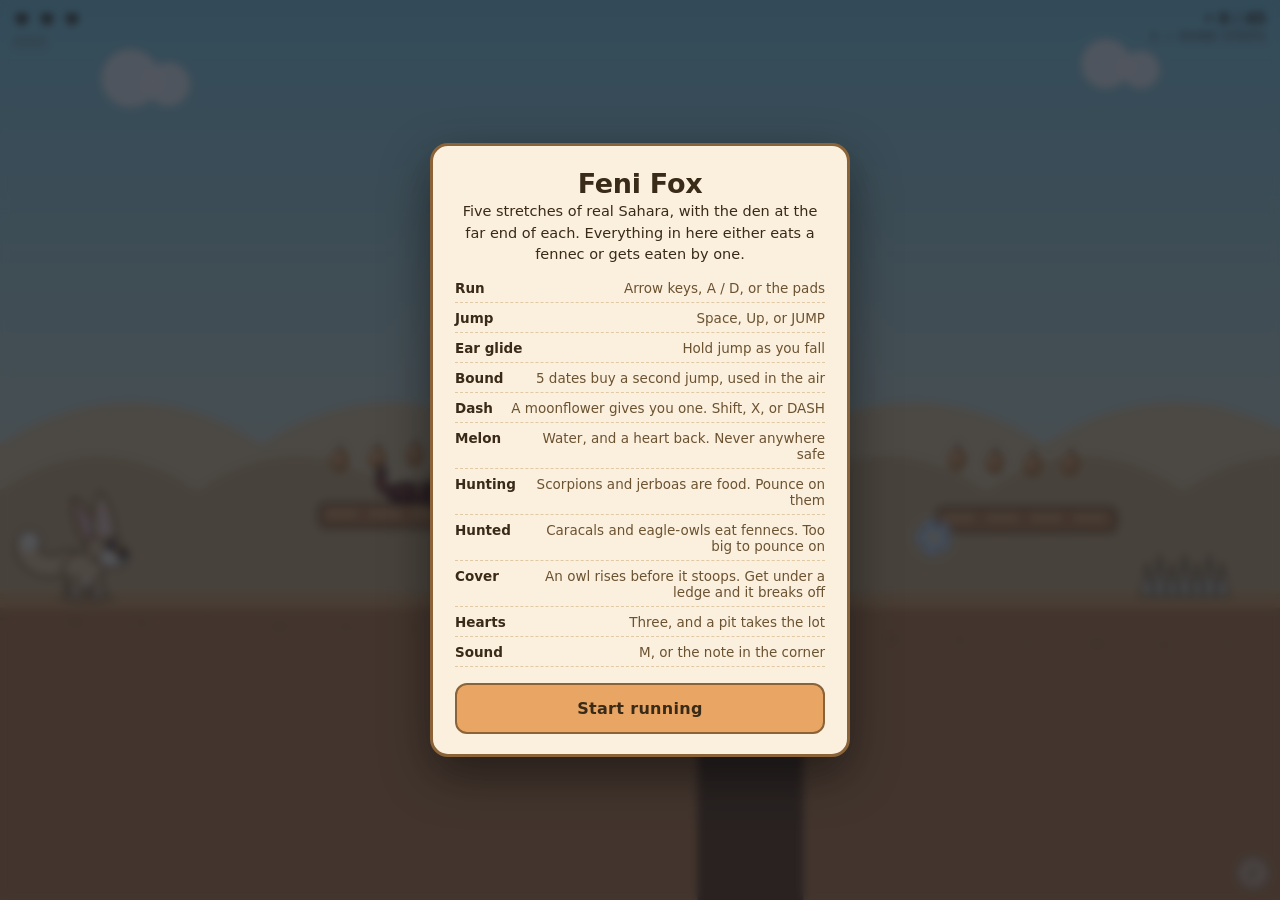
<file: games/fennec-run/index.html>
<!doctype html>
<meta charset="utf-8">
<meta name="viewport" content="width=device-width, initial-scale=1, maximum-scale=1, user-scalable=no, viewport-fit=cover">
<title>Feni Fox</title>
<style>
  /* Nothing here is text to be read, and holding a control must not select it.
     user-select on body alone is not enough: iOS needs the -webkit- prefix, and
     the long-press callout and the magnifier are separately controlled. */
  *, *::before, *::after {
    box-sizing: border-box;
    -webkit-tap-highlight-color: transparent;
    -webkit-user-select: none; -moz-user-select: none; -ms-user-select: none;
    user-select: none;
    -webkit-touch-callout: none;
    -webkit-user-drag: none;
  }
  html, body {
    margin: 0; padding: 0; height: 100%; overflow: hidden;
    background: #11161f;
    font-family: "Avenir Next", "Segoe UI", Roboto, system-ui, sans-serif;
    color: #3A2A18;
    touch-action: none;
  }
  #wrap { position: relative; width: 100%; height: 100vh; height: 100dvh;
          overflow: hidden; display: flex; flex-direction: column; }
  #game { position: relative; flex: 1 1 auto; min-height: 0; }
  canvas { display: block; width: 100%; height: 100%; }

  /* ---- HUD ---- */
  #hud {
    position: absolute; top: 0; left: 0; right: 0;
    padding: 10px 14px 0; pointer-events: none;
    display: flex; justify-content: space-between; align-items: flex-start;
    font-weight: 700; font-size: 15px;
    text-shadow: 0 1px 0 rgba(255,255,255,.45);
  }
  #hearts { letter-spacing: 2px; font-size: 17px }
  #right { text-align: right; line-height: 1.3 }
  #lvl { font-size: 11px; font-weight: 600; opacity: .62; letter-spacing: .08em;
         text-transform: uppercase }

  /* ---- touch controls: their own bar, so a thumb never covers the fox ---- */
  #pads {
    display: none; flex: 0 0 auto;
    height: 150px; padding: 14px 18px calc(14px + env(safe-area-inset-bottom));
    background: #E8D6B4; border-top: 3px solid #8A6338;
    justify-content: space-between; align-items: center;
    touch-action: none;
  }
  body.touch #pads { display: flex }
  .pad { display: flex; gap: 14px; align-items: center }
  .btn {
    width: 76px; height: 76px; border-radius: 50%;
    background: #FBF0DE; border: 3px solid #8A6338;
    display: grid; place-items: center;
    font-size: 26px; font-weight: 800; color: #6B5231;
    touch-action: none;
  }
  .btn.jump { width: 96px; height: 96px; font-size: 15px; letter-spacing: .04em;
              background: #E8A563; color: #3A2A18 }
  .btn.on { background: #D98C3C; color: #fff }
  /* The labels are generated content, not text nodes. Generated content cannot
     be selected, so there is nothing for a long press to offer to magnify. */
  #bL::after { content: "\25C0" }
  #bR::after { content: "\25B6" }
  #bJ::after { content: "JUMP" }
  #bD::after { content: "DASH" }
  .btn::after { pointer-events: none }
  /* The dash button only exists when a moonflower has been picked up, so the
     bar does not advertise a verb the fox cannot do yet. */
  .btn.dash { width: 72px; height: 72px; font-size: 13px;
              background: #BFD9F2; border-color: #4A6E8A; color: #1F3A52;
              opacity: 0; transform: scale(.7); pointer-events: none;
              transition: opacity .15s, transform .15s }
  body.candash .btn.dash { opacity: 1; transform: none; pointer-events: auto }
  .btn.dash.on { background: #6FA8D8; color: #fff }
  #kit { margin-top: 3px; font-size: 13px; letter-spacing: 1px; font-weight: 700 }
  /* The field note: shown once per species, then never again. */
  #note {
    position: absolute; left: 50%; bottom: 14px; transform: translate(-50%, 14px);
    width: min(400px, calc(100% - 28px));
    background: rgba(251,240,222,.94); border: 2px solid #8A6338; border-radius: 12px;
    padding: 9px 13px; font-size: 13px; line-height: 1.4; color: #4A3827;
    opacity: 0; pointer-events: none; transition: opacity .25s, transform .25s;
  }
  #note.on { opacity: 1; transform: translate(-50%, 0) }
  #note b { display: block; font-size: 13.5px; color: #3A2A18 }
  #mute {
    position: absolute; right: 10px; bottom: 10px;
    width: 34px; height: 34px; border-radius: 50%;
    display: grid; place-items: center; font-size: 15px;
    background: rgba(255,255,255,.4); border: 2px solid rgba(58,42,24,.35);
    color: #3A2A18; cursor: pointer; touch-action: none;
  }
  #mute::after { content: "\266A"; pointer-events: none }
  body.quiet #mute { opacity: .45 }
  body.quiet #mute::after { content: "\266A\0020\00D7" }

  /* A landscape phone is only about 390 tall, and a 150px control bar eats
     nearly 40% of that, which squeezes the game into a letterbox. Shrink the
     bar and the buttons when there is no height to spare. */
  @media (max-height: 520px){
    #pads { height: 104px; padding: 8px 14px calc(8px + env(safe-area-inset-bottom)) }
    .btn { width: 60px; height: 60px; font-size: 21px; border-width: 2px }
    .btn.jump { width: 76px; height: 76px; font-size: 13px }
    .btn.dash { width: 58px; height: 58px; font-size: 11px }
    .pad { gap: 10px }
    #hud { font-size: 13px; padding: 7px 12px 0 }
  }

  /* ---- cards ---- */
  #card {
    position: absolute; inset: 0; display: grid; place-items: center;
    padding: 24px; background: rgba(16,22,32,.72); backdrop-filter: blur(4px);
    opacity: 0; pointer-events: none; transition: opacity .18s;
  }
  #card.on { opacity: 1; pointer-events: auto }
  .inner {
    width: 100%; max-width: 420px; max-height: 100%; overflow-y: auto;
    background: #FBF0DE; border: 3px solid #8A6338; border-radius: 18px;
    padding: 22px 22px 20px; text-align: center;
    box-shadow: 0 18px 50px rgba(0,0,0,.45);
  }
  .inner h1 { margin: 0 0 2px; font-size: 27px; letter-spacing: -.01em }
  .inner h2 { margin: 0 0 10px; font-size: 20px }
  .inner p { margin: 0 0 14px; font-size: 14.5px; line-height: 1.5; color: #6B5231 }
  .inner p.lead { color: #3A2A18 }
  .keys { display: flex; flex-direction: column; gap: 7px; margin: 0 0 16px;
          font-size: 13.5px; text-align: left }
  .keys div { display: flex; justify-content: space-between; gap: 12px;
              border-bottom: 1px dashed #E0C9A4; padding-bottom: 6px }
  .keys b { font-weight: 700; color: #3A2A18 }
  .keys span { color: #6B5231; text-align: right }
  .tally { display: flex; justify-content: space-between; font-size: 14px;
           padding: 5px 0; border-bottom: 1px dashed #E0C9A4 }
  .tally.tot { border: 0; font-weight: 800; font-size: 17px; padding-top: 9px }
  .go {
    display: block; width: 100%; margin-top: 14px; padding: 14px;
    font: inherit; font-size: 16px; font-weight: 800; letter-spacing: .02em;
    background: #E8A563; color: #3A2A18;
    border: 2px solid #8A6338; border-radius: 12px; cursor: pointer;
  }
  .go:active { transform: translateY(1px) }
  .go.ghost { background: transparent; margin-top: 8px; font-size: 14px;
              font-weight: 600; padding: 10px }
  .sent { margin-top: 12px; font-size: 12.5px; color: #8A7250; min-height: 16px }
</style>

<div id="wrap">
  <div id="game">
    <canvas id="cv"></canvas>
    <div id="hud">
      <div><div id="hearts"></div><div id="kit"></div></div>
      <div id="right"><div id="dates"></div><div id="lvl"></div></div>
    </div>
    <div id="mute" role="button" aria-label="Sound on or off"></div>
    <div id="note"></div>
  </div>
  <div id="pads">
    <div class="pad">
      <div class="btn" id="bL" role="button" aria-label="Run left"></div>
      <div class="btn" id="bR" role="button" aria-label="Run right"></div>
    </div>
    <div class="pad">
      <div class="btn dash" id="bD" role="button" aria-label="Dash"></div>
      <div class="btn jump" id="bJ" role="button" aria-label="Jump"></div>
    </div>
  </div>
  <div id="card"><div class="inner" id="inner"></div></div>
</div>

<script>
"use strict";
/* ============================================================
   Fennec
   A side scroller for Pure Chat. One file, no network, no storage.
   The fox is drawn from a parametric rig rather than a sprite sheet:
   one geometry definition, every pose is a set of joint angles.
   ============================================================ */

/* ---------- the fox: colours and geometry ---------- */
const C = {
  sand:'#F2CE9B', sandDk:'#DCAC72', cream:'#FBF0DE', creamDk:'#EFDDC2',
  ear:'#F6CFC6', earDk:'#E0B7AE', patch:'#E8A563', ink:'#8A6338',
  nose:'#2E2622', eye:'#46281A'
};
// Path2D parses SVG path data, so the rig geometry is the single source
// whether it is drawn to canvas here or to SVG in the mockup.
const G = {
  earOut:  new Path2D('M -9 3 Q -9 -17 -2 -34 Q 0 -39 3 -35 Q 10 -18 9 2 Q 0 6 -9 3 Z'),
  earIn:   new Path2D('M -5 0 Q -5 -15 -0.5 -28 Q 0.5 -31 2 -28 Q 6.5 -15 5.5 0 Q 0 3 -5 0 Z'),
  tail:    new Path2D('M 0 -4 Q -17 5 -29 -4 Q -38 -12 -33 -21'),
  muzzle:  new Path2D('M -4 4 q 3 -8 12 -7 q 10 1 12 8 q 2 8.5 -6.5 11 q -12 3.5 -17 -2.5 q -2.5 -4 -.5 -9.5 Z'),
  patch:   new Path2D('M 9 -5.8 q 7 3 7.3 9 q .3 5.5 -4.7 6 q -5 -7.5 -2.6 -15 Z'),
  chest:   new Path2D('M -13 7 q 13 8 27 -2 q -2 10 -14 10 q -12 0 -13 -8 Z'),
  mouth:   new Path2D('M 15.8 7.8 q 0 3.4 -4 3.6'),
  lash:    new Path2D('M 3.4 -8.6 q 4.4 -2.4 8.2 .4'),
  blink:   new Path2D('M 2 -3 q 5 4 10 0'),
  squint:  new Path2D('M 2 -2 q 5 -5 10 0')
};

function roundRect(x, y, w, h, r){
  const p = new Path2D();
  p.moveTo(x + r, y);
  p.arcTo(x + w, y,     x + w, y + h, r);
  p.arcTo(x + w, y + h, x,     y + h, r);
  p.arcTo(x,     y + h, x,     y,     r);
  p.arcTo(x,     y,     x + w, y,     r);
  p.closePath();
  return p;
}
const LEG  = roundRect(-4.5, 0, 9, 17, 4.5);
const PAW  = roundRect(-4.5, 10, 9, 7, 3.5);

function fillStroke(x, path, fill, lw){
  x.fillStyle = fill; x.fill(path);
  if (lw){ x.lineWidth = lw; x.strokeStyle = C.ink; x.stroke(path); }
}

function drawLeg(x, px, py, ang, far){
  x.save(); x.translate(px, py); x.rotate(ang * Math.PI / 180);
  fillStroke(x, LEG, far ? C.sandDk : C.sand, 2);
  fillStroke(x, PAW, far ? C.creamDk : C.cream, 2);
  x.restore();
}

function drawEar(x, tilt, far){
  x.save(); x.rotate(tilt * Math.PI / 180);
  fillStroke(x, G.earOut, far ? C.sandDk : C.sand, 2);
  x.fillStyle = far ? C.earDk : C.ear; x.fill(G.earIn);
  x.restore();
}

function drawTail(x, ang){
  x.save(); x.translate(-15, -25); x.rotate(ang * Math.PI / 180);
  x.lineCap = 'round'; x.lineJoin = 'round';
  // an ink pass, then sand over it: keeps the fluff even at any angle
  x.strokeStyle = C.ink; x.lineWidth = 21; x.stroke(G.tail);
  x.fillStyle = C.ink;
  x.beginPath(); x.arc(-33, -21, 11, 0, 7); x.fill();
  x.strokeStyle = C.sand; x.lineWidth = 17; x.stroke(G.tail);
  x.fillStyle = C.cream;
  x.beginPath(); x.arc(-33, -21, 9, 0, 7); x.fill();
  x.restore();
}

function drawHead(x, p){
  x.save();
  x.translate(14, -41 + p.headY); x.rotate(p.headRot * Math.PI / 180);

  x.save(); x.translate(-10, -10); drawEar(x, -28 + p.earL, true); x.restore();

  x.beginPath(); x.arc(0, 0, 14, 0, 7);
  x.fillStyle = C.sand; x.fill();
  x.lineWidth = 2; x.strokeStyle = C.ink; x.stroke();

  fillStroke(x, G.muzzle, C.cream, 2);
  x.fillStyle = C.patch; x.fill(G.patch);

  x.fillStyle = C.nose;
  x.beginPath(); x.ellipse(15.8, 4.8, 4, 3.2, 0, 0, 7); x.fill();
  x.strokeStyle = C.nose; x.lineWidth = 1.7; x.stroke(G.mouth);

  if (p.eye === 'blink' || p.eye === 'squint'){
    x.strokeStyle = C.eye; x.lineWidth = p.eye === 'blink' ? 2.4 : 2.6;
    x.stroke(p.eye === 'blink' ? G.blink : G.squint);
  } else {
    x.fillStyle = C.eye;
    x.beginPath(); x.ellipse(6.8, -2.4, 4.7, 5.2, 0, 0, 7); x.fill();
    x.fillStyle = '#fff';
    x.beginPath(); x.arc(8.5, -4.6, 1.8, 0, 7); x.fill();
    x.globalAlpha = .7;
    x.beginPath(); x.arc(5.1, -0.1, 1, 0, 7); x.fill();
    x.globalAlpha = 1;
    x.strokeStyle = C.ink; x.lineWidth = 1.7; x.stroke(G.lash);
  }

  x.save(); x.translate(1, -12); drawEar(x, -11 + p.earR, false); x.restore();
  x.restore();
}

const IDLE = { bodyY:0, bodyRot:0, headY:0, headRot:0, legs:[0,0,0,0],
               tail:0, earL:0, earR:0, eye:'open', squash:1 };
const pose = o => Object.assign({}, IDLE, o);

function drawFennec(x, p){
  const sy = p.squash, sx = 1 / Math.sqrt(sy);
  x.save();
  x.lineJoin = 'round'; x.lineCap = 'butt';
  x.scale(sx, sy);

  drawTail(x, p.tail);
  drawLeg(x, -13, -16 + p.bodyY, p.legs[0], true);
  drawLeg(x,   6, -16 + p.bodyY, p.legs[2], true);

  x.save();
  x.translate(-3, -24 + p.bodyY); x.rotate(p.bodyRot * Math.PI / 180);
  x.beginPath(); x.ellipse(0, 0, 17, 13, 0, 0, 7);
  x.fillStyle = C.sand; x.fill();
  x.lineWidth = 2; x.strokeStyle = C.ink; x.stroke();
  x.fillStyle = C.cream; x.fill(G.chest);
  x.restore();

  drawLeg(x, -10, -16 + p.bodyY, p.legs[1], false);
  drawLeg(x,   9, -16 + p.bodyY, p.legs[3], false);
  drawHead(x, p);
  x.restore();
}

/* ---------- poses ---------- */
const RUN = [
  pose({legs:[ 26,-30,-24, 32], bodyY:-2, bodyRot:-3, tail:-14, earL:-10, earR:-12, headY:-1}),
  pose({legs:[  6, -8, -4,  8], bodyY: 1, bodyRot: 2, tail:  4, earL:  6, earR:  8}),
  pose({legs:[-30, 26, 32,-24], bodyY:-2, bodyRot:-3, tail: 14, earL: -8, earR:-10, headY:-1}),
  pose({legs:[ -8,  6,  8, -4], bodyY: 1, bodyRot: 2, tail: -4, earL:  5, earR:  7})
];
const P_JUMP  = pose({legs:[-34,-28,-40,-46], bodyY:-3, bodyRot:-10, tail:-26,
                      earL:-22, earR:-26, headY:-2, squash:1.06});
const P_FALL  = pose({legs:[22,16,30,36], bodyY:-1, bodyRot:8, tail:20,
                      earL:16, earR:20, eye:'squint', squash:0.94});
// the glide: ears thrown wide, which is the whole point of a fennec
const P_GLIDE = pose({legs:[14,10,20,24], bodyY:-2, bodyRot:4, tail:-8,
                      earL:-46, earR:34, headY:-1, squash:0.97});
const P_CROUCH= pose({bodyY:8, squash:0.8, tail:8, earL:14, earR:18, headY:7, eye:'squint'});
const P_HURT  = pose({bodyRot:-14, legs:[-18,-12,14,20], tail:-30, earL:24, earR:28,
                      eye:'blink', headRot:-10});
const IDLE_CYCLE = [pose({}), pose({bodyY:1, squash:.975, earL:2, earR:3, headY:1}),
                    pose({bodyY:1, squash:.975, earL:3, earR:4, headY:1}), pose({eye:'blink'})];

/* ============================================================
   Field guide

   The desert is real, so the animals in it are the real ones. A fennec is a
   small omnivore that is hunted by things several times its size, and the
   game is arranged around that rather than around generic hazards.

   Prey: scorpions and jerboas, both of which a fennec genuinely eats, along
   with fruit and roots. Predators: the caracal and the Pharaoh eagle-owl,
   both of which genuinely eat fennecs. Neither can be pounced on, which is
   the honest version of the relationship.

   The one fact worth building a game around: a fennec does not drink. It
   takes its water out of what it eats, which is why the melon is worth a
   heart and why it is never placed anywhere safe.
   ============================================================ */
const GUIDE = {
  date:     ['Date palm fruit',
             'Plant matter is where a fennec gets most of its water. In the wild it may never drink at all.'],
  melon:    ['Desert melon',
             'Melons and roots are a fennec’s water supply in country that has none standing.'],
  flower:   ['Night bloom',
             'Fennecs forage after dark, when the Sahara is tens of degrees cooler than at noon.'],
  scorpion: ['Scorpion',
             'Prey, not predator. Fennecs hunt and eat scorpions, and take the sting as part of the deal.'],
  jerboa:   ['Jerboa',
             'A long-legged desert rodent that hops rather than runs. Catch one and it is a heart back, but it will bolt straight off a ledge to get away from you.'],
  caracal:  ['Caracal',
             'A desert cat that hunts fennecs. Several times your size, so there is no pouncing on it.'],
  owl:      ['Pharaoh eagle-owl',
             'Takes fennec pups out of open ground. It rises before it stoops. Get under a ledge and it breaks off, which is why a small fox keeps to cover.']
};
const seen = {};
let noteUntil = 0;

function met(kind){
  if (seen[kind] || !GUIDE[kind]) return;
  seen[kind] = true;
  const g = GUIDE[kind];
  elNote.innerHTML = '<b>' + g[0] + '</b>' + g[1];
  elNote.classList.add('on');
  noteUntil = performance.now() + 5200;
}

/* ============================================================
   Sound

   Synthesised, because the sandbox has no network and a recorded track would
   be a hundred times the whole file. That turns out to be the right way round:
   the score is five layers that fade with the game state rather than three
   separate tunes, which is how a modern platformer scores itself.

   D Dorian. The raised sixth is what stops it sounding mournful, and the mode
   does the arid work without reaching for the Phrygian-dominant cliche that
   every desert level since 1989 has leant on.

   The arrangement follows the animal: a fennec is nocturnal, so the score wakes
   up as the levels darken. Dune Steps is pad, bass and a frame drum. The Wadi
   adds the plucked figure. Night Run brings in the lead, which is the first
   time the melody is stated outright.
   ============================================================ */
const SND = (function(){
  let ac = null, music = null, sfx = null, noise = null;
  let timer = null, nextT = 0, pos = 0;
  let enabled = true, level = 0, ducked = false;

  const BPM = 96, S16 = (60 / BPM) / 4;      // one sixteenth, in seconds
  const nt = n => 440 * Math.pow(2, (n - 69) / 12);

  // i - bVII - IV - i, two bars each. The G major is the Dorian colour.
  const CHORDS = [[50,57,62,65], [48,55,60,64], [43,55,59,62], [50,57,62,65]];
  // Eight bars of melody, held back until Night Run.
  const TUNE = [
    {t:0,n:69,d:6},{t:8,n:72,d:4},{t:12,n:74,d:8},{t:24,n:72,d:4},{t:28,n:71,d:8},
    {t:40,n:69,d:6},{t:48,n:67,d:4},{t:52,n:69,d:10},{t:64,n:74,d:6},{t:72,n:76,d:4},
    {t:76,n:74,d:8},{t:88,n:72,d:4},{t:92,n:71,d:10},{t:108,n:69,d:6},{t:116,n:65,d:12}
  ];
  // pad, bass, drum, pluck, lead, voice.
  // Five stages, and the score is the arc: almost nothing at the start, a
  // frame drum, then the melody, then the drums hardening, and a voice over
  // the last one. A fennec is out all night and gets home before dawn.
  // Measured, not guessed: the first version had stages one to three landing
  // within 6% of each other, which is not a build, it is three mixes of the
  // same loudness wearing different hats. Widened until the step is audible.
  // Tuned on the bench by the MD, pasted back verbatim. The printed master
  // came through as 0.00, which is the bench's Stop button zeroing it rather
  // than an instruction to ship silence.
  const MIX = [[.050,.080,.000,.000,.000,.000],
               [.070,.065,.000,.060,.000,.000],
               [.085,.055,.060,.060,.000,.000],
               [.155,.155,.310,.170,.085,.000],
               [.155,.240,.555,.255,.255,.070]];

  function mk(){
    if (ac) return true;
    try {
      const AC = window.AudioContext || window.webkitAudioContext;
      if (!AC) return false;
      ac = new AC();
      // Reported as generally too strong. The build between stages is a ratio,
      // so pulling the whole bed down leaves the arc intact and just makes it
      // sit under the game rather than on top of it.
      music = ac.createGain(); music.gain.value = 0.55;
      sfx   = ac.createGain(); sfx.gain.value = 0.8;
      music.connect(ac.destination); sfx.connect(ac.destination);
      noise = ac.createBuffer(1, ac.sampleRate * 0.6, ac.sampleRate);
      const d = noise.getChannelData(0);
      for (let i = 0; i < d.length; i++) d[i] = Math.random() * 2 - 1;
      return true;
    } catch (e) { ac = null; return false; }
  }

  // The pad is the only layer present on all five stages, so it is the one
  // that reads as "the music" and the one that gets in the way. Darker, slower
  // and a triangle under a single saw instead of two saws beating against each
  // other: a bed to lie under rather than a thing to listen to.
  function pad(t, midi, dur, g){
    const a = ac.createOscillator(), b = ac.createOscillator();
    const f = ac.createBiquadFilter(), hp = ac.createBiquadFilter(), v = ac.createGain();
    a.type = 'sawtooth'; b.type = 'triangle';
    a.frequency.value = nt(midi); b.frequency.value = nt(midi) * 1.003;
    f.type = 'lowpass'; f.frequency.value = 520; f.Q.value = 0.5;
    hp.type = 'highpass'; hp.frequency.value = 90;    // keep it out of the kick
    v.gain.setValueAtTime(0.0001, t);
    v.gain.linearRampToValueAtTime(g, t + 1.1);        // breathes in, never arrives
    v.gain.setTargetAtTime(0.0001, t + dur * 0.62, 0.45);
    a.connect(f); b.connect(f); f.connect(hp); hp.connect(v); v.connect(music);
    a.start(t); b.start(t); a.stop(t + dur + 1.0); b.stop(t + dur + 1.0);
  }
  function pluck(t, midi, g){
    const o = ac.createOscillator(), f = ac.createBiquadFilter(), v = ac.createGain();
    o.type = 'triangle'; o.frequency.value = nt(midi);
    f.type = 'lowpass';
    f.frequency.setValueAtTime(3200, t);
    f.frequency.exponentialRampToValueAtTime(700, t + 0.3);
    v.gain.setValueAtTime(0.0001, t);
    v.gain.linearRampToValueAtTime(g, t + 0.006);
    v.gain.exponentialRampToValueAtTime(0.0001, t + 0.42);
    o.connect(f); f.connect(v); v.connect(music);
    o.start(t); o.stop(t + 0.45);
  }
  function lead(t, midi, dur, g){
    const o = ac.createOscillator(), v = ac.createGain();
    const lfo = ac.createOscillator(), amt = ac.createGain();
    o.type = 'triangle'; o.frequency.value = nt(midi);
    lfo.frequency.value = 5.1; amt.gain.value = 3.4;   // breath, not pitch wobble
    lfo.connect(amt); amt.connect(o.frequency);
    v.gain.setValueAtTime(0.0001, t);
    v.gain.linearRampToValueAtTime(g, t + 0.09);
    v.gain.setTargetAtTime(0.0001, t + dur * 0.75, 0.14);
    o.connect(v); v.connect(music);
    o.start(t); lfo.start(t); o.stop(t + dur + 0.5); lfo.stop(t + dur + 0.5);
  }
  function bass(t, midi, dur, g){
    const o = ac.createOscillator(), v = ac.createGain();
    o.type = 'sine'; o.frequency.value = nt(midi);
    v.gain.setValueAtTime(0.0001, t);
    v.gain.linearRampToValueAtTime(g, t + 0.03);
    v.gain.setTargetAtTime(0.0001, t + dur * 0.6, 0.12);
    o.connect(v); v.connect(music); o.start(t); o.stop(t + dur + 0.3);
  }
  // A vowel is a pair of resonances. Two bandpasses over a sawtooth at roughly
  // 700 and 1150 Hz gives an "ah" that sits behind the lead without competing.
  function voice(t, midi, dur, g, idx){
    const i = idx || 0;
    const o = ac.createOscillator(), out = ac.createGain();
    const vib = ac.createOscillator(), vibAmt = ac.createGain();
    o.type = 'sawtooth';
    // Singers are never quite in tune with each other, and that is the whole
    // difference between one voice and a choir.
    o.frequency.value = nt(midi) * (1 + (i % 2 ? 0.0035 : -0.0028) * (i ? 1 : 0));
    vib.frequency.value = 4.3 + i * 0.45; vibAmt.gain.value = 1.9 + i * 0.3;
    vib.connect(vibAmt); vibAmt.connect(o.frequency);
    const f1 = ac.createBiquadFilter(), f2 = ac.createBiquadFilter(),
          f3 = ac.createBiquadFilter();
    f1.type = f2.type = f3.type = 'bandpass';
    // Lifted from the midnight "ah" toward a brighter vowel, with a third
    // formant for air: this is the sound of it getting light.
    f1.frequency.value = 780 + i * 34; f1.Q.value = 6.5;
    f2.frequency.value = 1260 + i * 55; f2.Q.value = 8;
    f3.frequency.value = 2750 + i * 90; f3.Q.value = 5;
    const g1 = ac.createGain(), g2 = ac.createGain(), g3 = ac.createGain();
    g1.gain.value = 1; g2.gain.value = 0.6; g3.gain.value = 0.28;
    o.connect(f1); o.connect(f2); o.connect(f3);
    f1.connect(g1); f2.connect(g2); f3.connect(g3);
    g1.connect(out); g2.connect(out); g3.connect(out);
    // Make-up gain. Three parallel bandpasses throw away most of a sawtooth's
    // energy, so at the same nominal setting this layer measured 3.4x quieter
    // than the lead and 5.4x quieter than the pad: the slider did nothing you
    // could hear at any position. Measured, not guessed.
    const MAKEUP = 3.5;
    out.gain.setValueAtTime(0.0001, t);
    out.gain.linearRampToValueAtTime(g * MAKEUP, t + 0.45);
    out.gain.setTargetAtTime(0.0001, t + dur * 0.68, 0.32);
    out.connect(music);
    o.start(t); vib.start(t); o.stop(t + dur + 0.8); vib.stop(t + dur + 0.8);
  }

  function skin(t, g, hz, dur, bus){
    const s = ac.createBufferSource(), f = ac.createBiquadFilter(), v = ac.createGain();
    s.buffer = noise;
    f.type = 'bandpass'; f.frequency.value = hz; f.Q.value = 1.1;
    v.gain.setValueAtTime(g, t);
    v.gain.exponentialRampToValueAtTime(0.0001, t + dur);
    s.connect(f); f.connect(v); v.connect(bus || music);
    s.start(t); s.stop(t + dur + 0.05);
  }

  // Frame drum: a dull skin on the downbeats, a tighter tap between them.
  const DRUM = [2,0,0,1, 0,0,1,0, 2,0,1,0, 0,1,0,1];
  // From the fourth stage the frame drum is joined by a straight kit: kick on
  // one and three, backbeat on two and four, eighths on top. The earlier
  // version put a tom on an irregular pattern, which thickened the texture
  // without ever giving it a pulse to walk to.
  const KICK = [1,0,0,0, 0,0,0,0, 1,0,0,0, 0,0,1,0];
  const SNAP = [0,0,0,0, 1,0,0,0, 0,0,0,0, 1,0,0,0];

  function bar(step, t){
    const m = MIX[Math.min(level, MIX.length - 1)];
    const duck = ducked ? 0.35 : 1;
    const chord = CHORDS[Math.floor(step / 32) % CHORDS.length];
    const inBar = step % 16;

    if (step % 32 === 0 && m[0])
      for (const n of chord) pad(t, n, S16 * 32, m[0] * duck * (n < 55 ? .7 : .5));
    if (m[1] && (inBar === 0 || inBar === 10))
      bass(t, chord[0] - 12, S16 * 5, m[1] * duck);
    if (m[2]){
      const hit = DRUM[inBar];
      if (hit === 2){ skin(t, m[2] * duck, 190, 0.22); bass(t, 38, 0.1, m[2] * duck * .5); }
      else if (hit === 1) skin(t, m[2] * duck * 0.45, 1500, 0.06);
      if (level >= 3){
        if (KICK[inBar]){
          bass(t, 31, 0.2, m[2] * duck * 1.2);
          skin(t, m[2] * duck * 0.45, 95, 0.15);
        }
        if (SNAP[inBar]) skin(t, m[2] * duck * 0.78, 1150, 0.14);
        if (inBar % 2 === 0) skin(t, m[2] * duck * 0.2, 2700, 0.035);
      }
    }
    // The choir, and only on the last stage. Four voices in an open voicing
    // with the ninth on top: the brightest thing in the whole score, for the
    // one stage that ends at first light.
    if (m[5] && step % 32 === 0){
      const open = [chord[1], chord[2], chord[3], chord[2] + 14];
      open.forEach((n, i) => voice(t + i * 0.035, n, S16 * 30, m[5] * duck * (i ? 0.62 : 1), i));
    }
    if (m[3] && step % 2 === 0){
      const seq = [0, 2, 1, 3, 2, 1];
      pluck(t, chord[seq[(step / 2) % seq.length]] + 12, m[3] * duck * 0.8);
    }
    if (m[4])
      for (const e of TUNE) if (e.t === step % 128) lead(t, e.n, S16 * e.d, m[4] * duck);
  }

  function pump(){
    if (!ac) return;
    try {
      while (nextT < ac.currentTime + 0.15){
        if (nextT < ac.currentTime) nextT = ac.currentTime + 0.02;
        bar(pos, nextT);
        nextT += S16; pos = (pos + 1) % 128;
      }
    } catch (e) { /* a dropped frame of music is not worth a crash */ }
  }

  return {
    // Called from the first real tap, which is the gesture the browser wants.
    start: function(){
      if (!enabled || !mk()) return;
      try {
        if (ac.state === 'suspended') ac.resume();
        if (!timer){ nextT = ac.currentTime + 0.08; pos = 0; timer = setInterval(pump, 25); }
      } catch (e) { /* no sound is survivable; a thrown error is not */ }
    },
    setLevel: function(n){ level = n; },
    // Exposed so a test can measure the output instead of trusting that a node
    // was created. Harmless in play.
    ctx: function(){ return ac; },
    // Read and write the mix at runtime, so it can be dialled in by ear on a
    // bench instead of guessed at in source and redeployed to find out.
    mix: function(){ return MIX.map(r => r.slice()); },
    setMix: function(m){
      for (let i = 0; i < MIX.length && i < m.length; i++)
        for (let j = 0; j < MIX[i].length && j < m[i].length; j++) MIX[i][j] = +m[i][j];
    },
    master: function(){ return music ? music.gain.value : 0; },
    setMaster: function(v){ if (music) music.gain.value = +v; },
    // Restart the sequencer at the top of the loop. Comparing two stages is
    // only meaningful on the same bars: the lead and the chords move through a
    // 20 second cycle, so an unaligned window measures the music, not the mix.
    rewind: function(){ if (ac){ pos = 0; nextT = ac.currentTime + 0.05; } },
    tap: function(node){ if (ac){ music.connect(node); sfx.connect(node); } },
    duck: function(v){ ducked = !!v; },
    enabled: function(){ return enabled; },
    toggle: function(){
      enabled = !enabled;
      try {
        if (!enabled){ if (timer){ clearInterval(timer); timer = null; } if (ac) ac.suspend(); }
        else this.start();
      } catch (e) { /* ignore */ }
      return enabled;
    },
    // --- effects, all cheap and all forgiving ---
    blip: function(midi, g, type){
      if (!enabled || !ac) return;
      try {
        const o = ac.createOscillator(), v = ac.createGain(), t = ac.currentTime;
        o.type = type || 'triangle'; o.frequency.value = nt(midi);
        v.gain.setValueAtTime(0.0001, t);
        v.gain.linearRampToValueAtTime(g, t + 0.008);
        v.gain.exponentialRampToValueAtTime(0.0001, t + 0.18);
        o.connect(v); v.connect(sfx); o.start(t); o.stop(t + 0.2);
      } catch (e) { /* ignore */ }
    },
    sweep: function(a, b, g, dur, type){
      if (!enabled || !ac) return;
      try {
        const o = ac.createOscillator(), v = ac.createGain(), t = ac.currentTime;
        o.type = type || 'sawtooth';
        o.frequency.setValueAtTime(nt(a), t);
        o.frequency.exponentialRampToValueAtTime(nt(b), t + dur);
        v.gain.setValueAtTime(0.0001, t);
        v.gain.linearRampToValueAtTime(g, t + 0.01);
        v.gain.exponentialRampToValueAtTime(0.0001, t + dur);
        o.connect(v); v.connect(sfx); o.start(t); o.stop(t + dur + 0.05);
      } catch (e) { /* ignore */ }
    },
    hiss: function(g, hz, dur){
      if (!enabled || !ac || !noise) return;
      try { skin(ac.currentTime, g, hz, dur, sfx); } catch (e) { /* ignore */ }
    },
    date:   function(){ this.blip(81 + (Math.random() * 3 | 0), 0.1); },
    jump:   function(){ this.sweep(62, 74, 0.06, 0.13, 'triangle'); },
    bound:  function(){ this.sweep(69, 84, 0.08, 0.17, 'triangle'); this.hiss(0.05, 2600, 0.12); },
    dash:   function(){ this.sweep(88, 60, 0.09, 0.2, 'sawtooth'); this.hiss(0.1, 1800, 0.18); },
    stomp:  function(){ this.sweep(55, 36, 0.11, 0.17, 'square'); },
    hurt:   function(){ this.sweep(60, 41, 0.13, 0.32, 'sawtooth'); },
    melon:  function(){ [69,74,78].forEach((n,i) => setTimeout(() => this.blip(n, 0.1), i * 70)); },
    flower: function(){ [76,81,88].forEach((n,i) => setTimeout(() => this.blip(n, 0.09, 'sine'), i * 60)); },
    win:    function(){ [62,66,69,74].forEach((n,i) => setTimeout(() => this.blip(n, 0.11), i * 110)); },
    lose:   function(){ this.sweep(57, 33, 0.14, 0.7, 'sawtooth'); }
  };
})();

/* ============================================================
   Levels

   THE REACHABILITY RULE. A stage is only valid if audit() returns no
   problems. Build one, audit it, throw it away if it complains. That applies
   to these three exactly as it would to a generated one.

   The four numbers below are MEASURED from GRAV, RUNV, JUMPV and GLIDE_VY by
   envelope(), not written down here, because they change the moment any of
   those constants is touched. At the time of writing they come out as:

     maxRise        91   highest a jump reaches
     usableRise     91   highest you can still land on, falling
     maxGap        120   furthest a full-speed jump carries, flat
     maxGapGliding 240   the same holding jump on the way down

   The rule, in four parts:

   1. Every surface must be reachable from the spawn by PLAIN JUMPS. The glide
      is a skill move, not a toll. A player who has not found it must still be
      able to finish.
   2. No route may need more than 80% of a maximum jump (TIGHT). A platform at
      95% is reachable by a solver and reads as unreachable to a person.
   3. Every date must be collectable, and the den must sit on solid ground.
      A date may ask for a glide; traversal may not.
   4. Run-up counts. You do not launch at full speed from a standing start, so
      a short platform throws a shorter jump. audit() models this.

   Practical limits that fall out of it: keep a climb under 72 and a pit under
   96, and the rest looks after itself.
   ============================================================ */
const GY = 300;                        // ground top, world units
const row = (x, y, n, gap) => { const a = []; for (let i = 0; i < n; i++) a.push({x:x+i*(gap||26), y:y}); return a; };

const LEVELS = [
  {
    name: "Dune Steps", w: 3200, den: 3070,
    sky: ["#8FD8EE", "#FBE7C7"], hillA: "#E8CFA2", hillB: "#D9B885",
    dirt: "#C98A52", crust: "#E0A96B",
    ground: [[0,481], [554,978], [1054,1500], [1575,2140], [2214,2638], [2710,3200]],
    plats: [ {x:220,y:237,w:119}, {x:646,y:240,w:124}, {x:1120,y:240,w:129}, 
      {x:1308,y:248,w:112}, {x:1683,y:237,w:121}, {x:1874,y:248,w:126}, {x:2280,y:237,w:126}, 
      {x:2466,y:248,w:86}, {x:2807,y:248,w:97}, {x:2971,y:248,w:114} ],
    spikes: [ {x:787,w:60} ],
    melons: [ {x:1016,y:244}, {x:2674,y:244} ],
    flowers: [ {x:644,y:258}, {x:2304,y:258} ],
    scorps: [ {x:280,a:220,b:339}, {x:1364,a:1308,b:1420}, {x:2343,a:2280,b:2406}, 
      {x:3028,a:2971,b:3085} ],
    jerboas: [ {x:1185,a:1120,b:1249}, {x:1937,a:1874,b:2000}, {x:2856,a:2807,b:2904} ],
    caracals: [  ],
    owls: [  ],
    dates: [ {x:234,y:205}, {x:260,y:205}, {x:286,y:205}, {x:312,y:205}, {x:660,y:208}, 
      {x:686,y:208}, {x:712,y:208}, {x:738,y:208}, {x:1134,y:208}, {x:1160,y:208}, 
      {x:1186,y:208}, {x:1212,y:208}, {x:1322,y:216}, {x:1348,y:216}, {x:1374,y:216}, 
      {x:1697,y:205}, {x:1723,y:205}, {x:1749,y:205}, {x:1775,y:205}, {x:1888,y:216}, 
      {x:1914,y:216}, {x:1940,y:216}, {x:1966,y:216}, {x:2294,y:205}, {x:2320,y:205}, 
      {x:2346,y:205}, {x:2372,y:205}, {x:2480,y:216}, {x:2506,y:216}, {x:2532,y:216}, 
      {x:2821,y:216}, {x:2847,y:216}, {x:2873,y:216}, {x:2985,y:216}, {x:3011,y:216}, 
      {x:3037,y:216}, {x:495,y:248}, {x:517,y:248}, {x:539,y:248}, {x:1514,y:248}, 
      {x:1536,y:248}, {x:1558,y:248}, {x:2652,y:248}, {x:2674,y:248}, {x:2696,y:248} ]
  },
  {
    name: "The Wadi", w: 3600, den: 3470,
    sky: ["#79C6E6", "#F3DDBE"], hillA: "#DDC79C", hillB: "#C9A974",
    dirt: "#BE7C45", crust: "#D89A5C",
    ground: [[0,442], [522,934], [1012,1472], [1545,1972], [2044,2496], [2570,3072], 
      [3155,3600]],
    plats: [ {x:220,y:248,w:103}, {x:583,y:240,w:82}, {x:732,y:248,w:107}, 
      {x:1131,y:236,w:85}, {x:1276,y:248,w:83}, {x:1659,y:237,w:103}, {x:2155,y:246,w:95}, 
      {x:2319,y:248,w:89}, {x:2642,y:241,w:85}, {x:2797,y:248,w:119}, {x:3273,y:236,w:117} ],
    spikes: [ {x:749,w:52}, {x:1265,w:51} ],
    melons: [ {x:973,y:244}, {x:2533,y:244} ],
    flowers: [ {x:612,y:258}, {x:2660,y:258} ],
    scorps: [ {x:272,a:220,b:323}, {x:1174,a:1131,b:1216}, {x:2203,a:2155,b:2250}, 
      {x:2857,a:2797,b:2916} ],
    jerboas: [ {x:786,a:732,b:839}, {x:1711,a:1659,b:1762}, {x:2685,a:2642,b:2727} ],
    caracals: [ {x:728,a:562,b:894}, {x:2821,a:2610,b:3032} ],
    owls: [  ],
    dates: [ {x:234,y:216}, {x:260,y:216}, {x:286,y:216}, {x:597,y:208}, {x:623,y:208}, 
      {x:746,y:216}, {x:772,y:216}, {x:798,y:216}, {x:1145,y:204}, {x:1171,y:204}, 
      {x:1197,y:204}, {x:1290,y:216}, {x:1316,y:216}, {x:1673,y:205}, {x:1699,y:205}, 
      {x:1725,y:205}, {x:2169,y:214}, {x:2195,y:214}, {x:2221,y:214}, {x:2333,y:216}, 
      {x:2359,y:216}, {x:2385,y:216}, {x:2656,y:209}, {x:2682,y:209}, {x:2708,y:209}, 
      {x:2811,y:216}, {x:2837,y:216}, {x:2863,y:216}, {x:2889,y:216}, {x:3287,y:204}, 
      {x:3313,y:204}, {x:3339,y:204}, {x:456,y:248}, {x:478,y:248}, {x:500,y:248}, 
      {x:1486,y:248}, {x:1508,y:248}, {x:1530,y:248}, {x:2510,y:248}, {x:2532,y:248}, 
      {x:2554,y:248} ]
  },
  {
    name: "The Erg", w: 4000, den: 3870,
    sky: ["#5E6FA8", "#F0A978"], hillA: "#C89A86", hillB: "#A8807A",
    dirt: "#9A5F46", crust: "#B87B56",
    ground: [[0,421], [508,922], [998,1479], [1564,2052], [2136,2622], [2696,3136], 
      [3209,3682], [3764,4000]],
    plats: [ {x:220,y:245,w:114}, {x:619,y:245,w:98}, {x:787,y:202,w:86}, 
      {x:1104,y:243,w:125}, {x:1288,y:191,w:112}, {x:1683,y:239,w:111}, {x:1871,y:188,w:93}, 
      {x:2203,y:237,w:106}, {x:2379,y:197,w:118}, {x:2790,y:237,w:120}, {x:2970,y:248,w:86}, 
      {x:3275,y:246,w:103}, {x:3442,y:248,w:80}, {x:3829,y:247,w:87} ],
    spikes: [ {x:736,w:57}, {x:1263,w:60}, {x:1832,w:53} ],
    melons: [ {x:960,y:244}, {x:2659,y:244} ],
    flowers: [ {x:598,y:258}, {x:3299,y:258} ],
    scorps: [ {x:277,a:220,b:334}, {x:1167,a:1104,b:1229}, {x:1918,a:1871,b:1964}, 
      {x:2850,a:2790,b:2910}, {x:3482,a:3442,b:3522} ],
    jerboas: [ {x:830,a:787,b:873}, {x:1739,a:1683,b:1794}, {x:2438,a:2379,b:2497}, 
      {x:3327,a:3275,b:3378} ],
    caracals: [ {x:715,a:548,b:882}, {x:2916,a:2736,b:3096} ],
    owls: [  ],
    dates: [ {x:234,y:213}, {x:260,y:213}, {x:286,y:213}, {x:633,y:213}, {x:659,y:213}, 
      {x:685,y:213}, {x:801,y:170}, {x:827,y:170}, {x:853,y:170}, {x:1118,y:211}, 
      {x:1144,y:211}, {x:1170,y:211}, {x:1196,y:211}, {x:1302,y:159}, {x:1328,y:159}, 
      {x:1354,y:159}, {x:1697,y:207}, {x:1723,y:207}, {x:1749,y:207}, {x:1885,y:156}, 
      {x:1911,y:156}, {x:1937,y:156}, {x:2217,y:205}, {x:2243,y:205}, {x:2269,y:205}, 
      {x:2393,y:165}, {x:2419,y:165}, {x:2445,y:165}, {x:2804,y:205}, {x:2830,y:205}, 
      {x:2856,y:205}, {x:2882,y:205}, {x:2984,y:216}, {x:3010,y:216}, {x:3036,y:216}, 
      {x:3289,y:214}, {x:3315,y:214}, {x:3341,y:214}, {x:3456,y:216}, {x:3482,y:216}, 
      {x:3843,y:215}, {x:3869,y:215}, {x:3895,y:215}, {x:435,y:248}, {x:457,y:248}, 
      {x:479,y:248}, {x:1493,y:248}, {x:1515,y:248}, {x:1537,y:248}, {x:2636,y:248}, 
      {x:2658,y:248}, {x:2680,y:248}, {x:3696,y:248}, {x:3718,y:248}, {x:3740,y:248} ]
  },
  {
    name: "Hamada", w: 4400, den: 4270,
    sky: ["#2B3A5C", "#5A6A92"], hillA: "#4C5578", hillB: "#3A4260",
    dirt: "#44415A", crust: "#625E7C", night: true,
    ground: [[0,419], [498,950], [1026,1497], [1578,2032], [2110,2559], [2647,3048], 
      [3126,3487], [3563,3971], [4057,4400]],
    plats: [ {x:220,y:238,w:113}, {x:596,y:239,w:127}, {x:792,y:248,w:94}, 
      {x:1095,y:248,w:116}, {x:1280,y:196,w:105}, {x:1647,y:238,w:125}, {x:1834,y:186,w:99}, 
      {x:2225,y:245,w:113}, {x:2400,y:248,w:117}, {x:2761,y:245,w:126}, {x:3203,y:236,w:85}, 
      {x:3355,y:183,w:100}, {x:3633,y:238,w:89}, {x:3783,y:248,w:118}, {x:4168,y:242,w:106} ],
    spikes: [ {x:747,w:62}, {x:1285,w:59}, {x:1828,w:62}, {x:2357,w:51} ],
    melons: [ {x:988,y:244}, {x:2603,y:244} ],
    flowers: [ {x:588,y:258}, {x:3653,y:258} ],
    scorps: [ {x:277,a:220,b:333}, {x:1153,a:1095,b:1211}, {x:1884,a:1834,b:1933}, 
      {x:2824,a:2761,b:2887}, {x:3678,a:3633,b:3722} ],
    jerboas: [ {x:839,a:792,b:886}, {x:1710,a:1647,b:1772}, {x:2459,a:2400,b:2517}, 
      {x:3405,a:3355,b:3455}, {x:4221,a:4168,b:4274} ],
    caracals: [ {x:724,a:538,b:910}, {x:2335,a:2150,b:2519}, {x:3767,a:3603,b:3931} ],
    owls: [ {x:1086,y:100,a:1026,b:1697}, {x:2170,y:114,a:2110,b:2759} ],
    dates: [ {x:234,y:206}, {x:260,y:206}, {x:286,y:206}, {x:610,y:207}, {x:636,y:207}, 
      {x:662,y:207}, {x:688,y:207}, {x:806,y:216}, {x:832,y:216}, {x:858,y:216}, 
      {x:1109,y:216}, {x:1135,y:216}, {x:1161,y:216}, {x:1294,y:164}, {x:1320,y:164}, 
      {x:1346,y:164}, {x:1661,y:206}, {x:1687,y:206}, {x:1713,y:206}, {x:1739,y:206}, 
      {x:1848,y:154}, {x:1874,y:154}, {x:1900,y:154}, {x:2239,y:213}, {x:2265,y:213}, 
      {x:2291,y:213}, {x:2414,y:216}, {x:2440,y:216}, {x:2466,y:216}, {x:2775,y:213}, 
      {x:2801,y:213}, {x:2827,y:213}, {x:2853,y:213}, {x:3217,y:204}, {x:3243,y:204}, 
      {x:3269,y:204}, {x:3369,y:151}, {x:3395,y:151}, {x:3421,y:151}, {x:3647,y:206}, 
      {x:3673,y:206}, {x:3699,y:206}, {x:3797,y:216}, {x:3823,y:216}, {x:3849,y:216}, 
      {x:4182,y:210}, {x:4208,y:210}, {x:4234,y:210}, {x:433,y:248}, {x:455,y:248}, 
      {x:477,y:248}, {x:1511,y:248}, {x:1533,y:248}, {x:1555,y:248}, {x:2573,y:248}, 
      {x:2595,y:248}, {x:2617,y:248}, {x:3501,y:248}, {x:3523,y:248}, {x:3545,y:248} ]
  },
  {
    name: "Before Dawn", w: 4800, den: 4670,
    sky: ["#241E42", "#7C5E86"], hillA: "#463A66", hillB: "#332A50",
    dirt: "#463654", crust: "#655074", night: true,
    ground: [[0,394], [473,897], [984,1365], [1453,1912], [1999,2406], [2492,2837], 
      [2919,3243], [3331,3710], [3798,4184], [4272,4672], [4752,4800]],
    plats: [ {x:220,y:243,w:129}, {x:544,y:236,w:123}, {x:725,y:248,w:81}, 
      {x:1086,y:239,w:81}, {x:1242,y:199,w:87}, {x:1539,y:241,w:121}, {x:1728,y:248,w:81}, 
      {x:2063,y:247,w:123}, {x:2587,y:243,w:124}, {x:3027,y:246,w:103}, {x:3434,y:236,w:106}, 
      {x:3912,y:239,w:103}, {x:4376,y:243,w:118} ],
    spikes: [ {x:706,w:59}, {x:1194,w:52}, {x:1705,w:59}, {x:2223,w:62} ],
    melons: [ {x:941,y:244}, {x:2449,y:244} ],
    flowers: [ {x:563,y:258}, {x:4362,y:258} ],
    scorps: [ {x:285,a:220,b:349}, {x:1127,a:1086,b:1167}, {x:1769,a:1728,b:1809}, 
      {x:3079,a:3027,b:3130}, {x:4435,a:4376,b:4494} ],
    jerboas: [ {x:766,a:725,b:806}, {x:1600,a:1539,b:1660}, {x:2649,a:2587,b:2711}, 
      {x:3964,a:3912,b:4015} ],
    caracals: [ {x:685,a:513,b:857}, {x:2665,a:2532,b:2797}, {x:3991,a:3838,b:4144} ],
    owls: [ {x:1044,y:100,a:984,b:1565}, {x:2059,y:114,a:1999,b:2606}, 
      {x:2979,y:128,a:2919,b:3443} ],
    dates: [ {x:234,y:211}, {x:260,y:211}, {x:286,y:211}, {x:312,y:211}, {x:558,y:204}, 
      {x:584,y:204}, {x:610,y:204}, {x:636,y:204}, {x:739,y:216}, {x:765,y:216}, 
      {x:1100,y:207}, {x:1126,y:207}, {x:1256,y:167}, {x:1282,y:167}, {x:1308,y:167}, 
      {x:1553,y:209}, {x:1579,y:209}, {x:1605,y:209}, {x:1631,y:209}, {x:1742,y:216}, 
      {x:1768,y:216}, {x:2077,y:215}, {x:2103,y:215}, {x:2129,y:215}, {x:2155,y:215}, 
      {x:2601,y:211}, {x:2627,y:211}, {x:2653,y:211}, {x:2679,y:211}, {x:3041,y:214}, 
      {x:3067,y:214}, {x:3093,y:214}, {x:3448,y:204}, {x:3474,y:204}, {x:3500,y:204}, 
      {x:3926,y:207}, {x:3952,y:207}, {x:3978,y:207}, {x:4390,y:211}, {x:4416,y:211}, 
      {x:4442,y:211}, {x:408,y:248}, {x:430,y:248}, {x:452,y:248}, {x:1379,y:248}, 
      {x:1401,y:248}, {x:1423,y:248}, {x:2420,y:248}, {x:2442,y:248}, {x:2464,y:248}, 
      {x:3257,y:248}, {x:3279,y:248}, {x:3301,y:248}, {x:4198,y:248}, {x:4220,y:248}, 
      {x:4242,y:248} ]
  }
];

/* ============================================================
   Engine
   ============================================================ */
const cv = document.getElementById('cv');
const x  = cv.getContext('2d');
const WH = 360;                        // nominal world height; ground sits at 300
// A chat game is played in portrait on a phone and in landscape on a laptop, and a
// fixed world height ruins one of them. Guarantee a minimum of both dimensions and
// anchor the world to the bottom of the screen, so a tall screen just shows more sky.
const MINW = 320, MINH = 300;
// And a ceiling on the zoom. Without one, a landscape phone or a desktop
// window drives the scale off the height alone and the fox ends up enormous.
// Past this point a bigger window shows MORE DESERT rather than a bigger fox,
// which is what you want on a wide screen anyway.
const MAXZOOM = 1.45;                  // CSS pixels per world unit
let VW = 640, VH = 360, yOff = 0, scale = 1;

function resize(){
  const w = cv.clientWidth, h = cv.clientHeight;
  if (!w || !h) return;
  const dpr = Math.min(devicePixelRatio || 1, 2.5);
  cv.width = Math.round(w * dpr); cv.height = Math.round(h * dpr);
  scale = Math.min((w * dpr) / MINW, (h * dpr) / MINH, MAXZOOM * dpr);
  VW = (w * dpr) / scale;
  VH = (h * dpr) / scale;
  // World y=WH would land on the bottom edge, but on a wide screen that leaves
  // the horizon jammed at the bottom under a great slab of empty sky. Cap the
  // sky and let the ground run on below instead.
  yOff = Math.min(VH - WH, 110);
}
addEventListener('resize', resize);
addEventListener('orientationchange', resize);
if (window.ResizeObserver) new ResizeObserver(resize).observe(cv);

const fox = { x:60, y:GY, vx:0, vy:0, dir:1, onGround:true, f:0, step:0,
              hearts:3, inv:0, gliding:false, coyote:0, buffer:0,
              bounds:0, charge:0, usedBound:false,
              dashReady:0, dashing:0, dashBuf:0 };
let lv = 0, L = LEVELS[0], dates = 0, total = 0, runDates = 0;
let state = 'title';                   // title | play | dead | clear | done
let cam = 0, t = 0, deathY = 0;
let critters = [], pickups = [], parts = [], melons = [], flowers = [];
let hostName = '';

function loadLevel(i){
  lv = i; L = LEVELS[i];
  fox.x = 60; fox.y = GY; fox.vx = 0; fox.vy = 0; fox.dir = 1;
  fox.inv = 0; fox.gliding = false; fox.coyote = 0; fox.buffer = 0;
  fox.bounds = 0; fox.charge = 0; fox.usedBound = false;
  fox.dashReady = 0; fox.dashing = 0; fox.dashBuf = 0;
  melons  = (L.melons  || []).map(m => ({ x:m.x, y:m.y, got:false }));
  flowers = (L.flowers || []).map(m => ({ x:m.x, y:m.y, got:false }));
  SND.setLevel(i);
  dates = 0; cam = 0;
  const walker = (kind, list) => (list || []).map(c =>
    ({ kind:kind, x:c.x, a:c.a, b:c.b, dir:1, y:GY, alive:true, charge:0, hop:0 }));
  critters = walker('scorpion', L.scorps)
    .concat(walker('jerboa', L.jerboas))
    .concat(walker('caracal', L.caracals))
    // Owls fly, so they are the one thing not pinned to a surface.
    .concat((L.owls || []).map(o =>
      ({ kind:'owl', x:o.x, a:o.a, b:o.b, y:o.y, baseY:o.y, dir:1, alive:true,
         swoop:0, state:'patrol', timer:0, cool:60, tx:0, ty:0 })));
  pickups = L.dates.map(d => ({ x:d.x, y:d.y, got:false }));
  parts = [];
  // A ground critter stands on whatever is under it at spawn and its height
  // never changes afterwards, so its patrol has to be clamped to that same
  // surface or it walks off the end and hangs in the air.
  critters.forEach(c => {
    if (c.kind === 'owl') return;
    // A caracal stays on the ground. On a narrow ledge there is nowhere for
    // the fox to go, which is not difficulty, just an unfair room.
    if (c.kind === 'caracal'){
      const g = L.ground.find(g => c.x >= g[0] && c.x <= g[1]) ||
                L.ground.reduce((best, g) =>
                  Math.abs((g[0] + g[1]) / 2 - c.x) < Math.abs((best[0] + best[1]) / 2 - c.x)
                    ? g : best, L.ground[0]);
      c.y = GY;
      c.x = Math.max(g[0] + 30, Math.min(g[1] - 30, c.x));
      c.a = Math.max(c.a, g[0]); c.b = Math.min(c.b, g[1]);
      if (c.b < c.a) c.b = c.a;
      c.home = { a:c.a, b:c.b };
      c.surf = { a:g[0], b:g[1] };
      return;
    }
    const p = L.plats.find(p => c.x >= p.x && c.x <= p.x + p.w);
    c.y = p ? p.y : GY;
    if (p){ c.a = Math.max(c.a, p.x); c.b = Math.min(c.b, p.x + p.w); }
    else {
      const g = L.ground.find(g => c.x >= g[0] && c.x <= g[1]);
      if (g){ c.a = Math.max(c.a, g[0]); c.b = Math.min(c.b, g[1]); }
    }
    if (c.b < c.a) c.b = c.a;
    c.home = { a:c.a, b:c.b };
    // The ledge it is standing on, which is a harder limit than its patrol: a
    // charging animal may leave the patrol but its height never changes, so
    // leaving the surface means hanging in the air.
    c.surf = p ? { a:p.x, b:p.x + p.w }
               : (function(){
                   const g = L.ground.find(g => c.x >= g[0] && c.x <= g[1]);
                   return g ? { a:g[0], b:g[1] } : { a:c.a, b:c.b };
                 })();
  });
}

// A ledge overhead. This is the whole reason the owl exists: the field note
// says a small fox keeps to cover, so cover has to actually do something.
function underCover(px, py){
  for (const p of L.plats)
    if (px > p.x - 10 && px < p.x + p.w + 10 && p.y < py - 18 && p.y > py - 170) return true;
  return false;
}

function groundAt(px){
  for (const g of L.ground) if (px >= g[0] && px <= g[1]) return GY;
  return null;                          // a pit
}
function surfaceAt(px){
  for (const p of L.plats) if (px >= p.x && px <= p.x + p.w) return p.y;
  return groundAt(px) === null ? GY : GY;
}

/* ---------- input ---------- */
const keys = {};
const held = { L:false, R:false, J:false, D:false };
addEventListener('keydown', e => {
  const k = e.key.toLowerCase();
  if (!keys[k] && (k === ' ' || k === 'arrowup' || k === 'w')) fox.buffer = 8;
  if (!keys[k] && (k === 'shift' || k === 'x' || k === 'k')) fox.dashBuf = 8;
  if (!keys[k] && k === 'm') toggleSound();
  keys[k] = true;
  if ([' ','arrowup','arrowdown','arrowleft','arrowright'].indexOf(k) >= 0) e.preventDefault();
  if (state !== 'play' && (k === ' ' || k === 'enter')) { e.preventDefault(); advance(); }
});
addEventListener('keyup', e => { keys[e.key.toLowerCase()] = false; });

// Each button remembers which finger is holding it. Without that, releasing the
// jump finger would also release the run button you are still pressing, and a
// thumb that slides off a button mid-jump would leave it stuck down for good.
/* The controls hold no state of their own.
   An earlier version remembered which pointerId had pressed each button and
   waited for that exact id to release it. One missed pointerup (the browser
   eats them: a notification, an app switch, a gesture it decides to own) left
   the button held down AND deaf to every press afterwards, because it was
   still waiting for a finger that was long gone.
   So: held is recomputed from the set of touches currently on the glass, every
   time anything happens. A release that never arrives cannot strand anything,
   because the next recompute simply does not see that pointer. */
const BTN = [
  { k:'L', el: document.getElementById('bL') },
  { k:'R', el: document.getElementById('bR') },
  { k:'J', el: document.getElementById('bJ') },
  { k:'D', el: document.getElementById('bD') }
];
const SLOP = 12;                       // thumbs are not precise
const active = new Map();              // pointerId -> {x, y}

function overBtn(b, p){
  const r = b.el.getBoundingClientRect();
  return p.x >= r.left - SLOP && p.x <= r.right + SLOP &&
         p.y >= r.top  - SLOP && p.y <= r.bottom + SLOP;
}
function onAnyBtn(p){ return BTN.some(b => overBtn(b, p)); }

function refresh(){
  const now = { L:false, R:false, J:false, D:false };
  for (const p of active.values())
    for (const b of BTN) if (overBtn(b, p)) now[b.k] = true;
  if (now.J && !held.J) fox.buffer = 8;        // rising edge only
  if (now.D && !held.D) fox.dashBuf = 8;
  for (const b of BTN){
    held[b.k] = now[b.k];
    b.el.classList.toggle('on', now[b.k]);
  }
}

addEventListener('pointerdown', e => {
  const p = { x:e.clientX, y:e.clientY };
  if (onAnyBtn(p)) e.preventDefault();
  active.set(e.pointerId, p);
  refresh();
});
addEventListener('pointermove', e => {
  if (!active.has(e.pointerId)) return;
  active.set(e.pointerId, { x:e.clientX, y:e.clientY });
  refresh();                                   // slide between buttons like a d-pad
});
const lift = e => { active.delete(e.pointerId); refresh(); };
addEventListener('pointerup', lift);
addEventListener('pointercancel', lift);
addEventListener('lostpointercapture', lift);
// Anything that takes the page away takes the fingers with it.
addEventListener('blur', () => { active.clear(); refresh(); });
document.addEventListener('visibilitychange', () => {
  if (document.hidden){ active.clear(); refresh(); }
});

// iOS decides on a long press whether to show the magnifier and the selection
// handles, and it makes that call from the touch sequence, not the pointer one.
// Refusing the touch default on the control bar is what actually stops it.
const padBar = document.getElementById('pads');
for (const ev of ['touchstart', 'touchmove', 'touchend'])
  padBar.addEventListener(ev, e => e.preventDefault(), { passive: false });
for (const ev of ['selectstart', 'dragstart', 'contextmenu'])
  addEventListener(ev, e => e.preventDefault());
// Show the control bar only where there is no mouse. "pointer: coarse" alone is true
// in a good few desktop browsers, which costs a laptop player a third of the screen.
if (matchMedia('(hover: none) and (pointer: coarse)').matches ||
    (navigator.maxTouchPoints > 0 && !matchMedia('(hover: hover)').matches))
  document.body.classList.add('touch');
resize();   // the bar changes the canvas height, so measure after adding it

const wantL = () => held.L || keys['arrowleft']  || keys['a'];
const wantR = () => held.R || keys['arrowright'] || keys['d'];
const wantJ = () => held.J || keys[' '] || keys['arrowup'] || keys['w'];

/* ---------- physics ---------- */
const GRAV = 0.56, RUNV = 3.25, JUMPV = -10.4, GLIDE_VY = 1.7, TERM = 15;
// The Bound: a second jump, slightly weaker, bought with dates. Fennecs pounce.
const BOUNDV = -8.9, DATES_PER_BOUND = 5, MAX_BOUNDS = 3;
// The Dash: granted by a moonflower, one stored at a time. Horizontal only, and
// gravity is suspended for its duration, which is what makes it feel like a dash
// rather than a shove.
const DASHV = 7.6, DASH_FRAMES = 10;

function hurt(from){
  if (fox.inv > 0) return;
  fox.hearts--; fox.inv = 100;
  fox.vy = -5.4;
  fox.vx = (from !== undefined && from > fox.x ? -1 : 1) * 3.4;
  burst(fox.x, fox.y - 28, '#D96A52', 9);
  SND.hurt();
  if (fox.hearts <= 0) endRun(false);
}

function burst(px, py, col, n){
  for (let i = 0; i < n; i++)
    parts.push({ x:px, y:py, vx:(Math.random()-.5)*4, vy:-Math.random()*3.4-.6,
                 life:30+Math.random()*18, col:col, r:1.6+Math.random()*2.2 });
}

function step(dt){
  t += dt;
  if (state !== 'play'){ parts.forEach(p => p.life -= dt); return; }

  const want = (wantR() ? 1 : 0) - (wantL() ? 1 : 0);
  fox.vx += (want * RUNV - fox.vx) * (fox.onGround ? 0.24 : 0.1) * Math.min(dt, 2);
  if (Math.abs(fox.vx) < 0.05) fox.vx = 0;
  if (want) fox.dir = want;

  if (fox.coyote > 0) fox.coyote -= dt;
  if (fox.buffer > 0) fox.buffer -= dt;
  if (fox.dashBuf > 0) fox.dashBuf -= dt;

  if (fox.buffer > 0 && fox.coyote > 0){
    fox.vy = JUMPV; fox.onGround = false; fox.coyote = 0; fox.buffer = 0;
    fox.usedBound = false;
    burst(fox.x, fox.y - 2, '#E8D2A8', 5);
    SND.jump();
  } else if (fox.buffer > 0 && !fox.onGround && !fox.usedBound && fox.bounds > 0){
    // the Bound, in the air, once per trip
    fox.vy = BOUNDV; fox.bounds--; fox.usedBound = true; fox.buffer = 0;
    burst(fox.x, fox.y - 18, '#F6CFC6', 10);
    SND.bound();
  }

  if (fox.dashBuf > 0 && fox.dashReady > 0 && fox.dashing <= 0){
    fox.dashing = DASH_FRAMES; fox.dashReady--; fox.dashBuf = 0;
    burst(fox.x, fox.y - 24, '#CFE8FF', 12);
    SND.dash();
  }

  if (fox.dashing > 0){
    // gravity off, direction locked: the dash is its own little world
    fox.dashing -= dt;
    fox.vx = DASHV * fox.dir;
    fox.vy = 0;
    fox.gliding = false;
    if (Math.random() < 0.6) burst(fox.x, fox.y - 24, '#CFE8FF', 1);
  } else {
    // the ear glide: hold jump on the way down and the fall slows right off
    fox.gliding = !fox.onGround && fox.vy > 0.6 && wantJ();
    fox.vy = fox.gliding ? Math.min(fox.vy + GRAV * dt, GLIDE_VY)
                         : Math.min(fox.vy + GRAV * dt, TERM);
  }

  fox.x = Math.max(16, Math.min(L.w - 16, fox.x + fox.vx * dt));
  const prevY = fox.y;
  fox.y += fox.vy * dt;
  const wasGround = fox.onGround;
  fox.onGround = false;

  const g = groundAt(fox.x);
  if (g !== null && fox.y >= g && prevY <= g + 14){ fox.y = g; fox.vy = 0; fox.onGround = true; }
  for (const p of L.plats){
    if (fox.vy >= 0 && prevY <= p.y + 1 && fox.y >= p.y &&
        fox.x > p.x - 12 && fox.x < p.x + p.w + 12){
      fox.y = p.y; fox.vy = 0; fox.onGround = true;
    }
  }
  if (fox.onGround){ fox.coyote = 6; fox.usedBound = false; }

  if (fox.y > WH + 90){ fox.hearts = 0; endRun(false); return; }   // down a pit

  if (fox.inv > 0) fox.inv -= dt;

  // spikes
  for (const s of L.spikes)
    if (fox.y >= GY - 4 && fox.x > s.x - 8 && fox.x < s.x + s.w + 8) hurt(s.x + s.w / 2);

  // The food web, which runs both ways. A scorpion and a jerboa are dinner; a
  // caracal and an eagle-owl are the other side of the arrangement entirely.
  for (const c of critters){
    if (!c.alive) continue;

    if (c.kind === 'scorpion'){
      c.x += c.dir * 0.72 * dt;
      if (c.x < c.a){ c.x = c.a; c.dir = 1; }
      if (c.x > c.b){ c.x = c.b; c.dir = -1; }

    } else if (c.kind === 'jerboa'){
      // Bolts when the fox is close, and a bolting jerboa will go straight off
      // the edge rather than politely turning round at it. If it gets clear it
      // is gone: the chase has to be losable or it is not a chase.
      const near = Math.abs(c.x - fox.x) < 130 && Math.abs(c.y - fox.y) < 60;
      if (near) c.flee = 1;
      c.hop += dt * (c.flee ? 0.45 : 0.15);
      if (near) c.dir = fox.x > c.x ? -1 : 1;
      c.x += c.dir * (c.flee ? 2.95 : 0.5) * dt;
      if (!c.flee){
        if (c.x < c.a){ c.x = c.a; c.dir = 1; }
        if (c.x > c.b){ c.x = c.b; c.dir = -1; }
      }
      const wasY = c.y;
      c.vy = (c.vy || 0) + GRAV * dt;
      c.y += c.vy * dt;
      let land = null;
      const gy = groundAt(c.x);
      if (gy !== null && c.y >= gy && wasY <= gy + 16) land = gy;
      for (const pl of L.plats)
        if (c.vy >= 0 && wasY <= pl.y + 1 && c.y >= pl.y &&
            c.x > pl.x - 6 && c.x < pl.x + pl.w + 6) land = pl.y;
      if (land !== null){ c.y = land; c.vy = 0; }
      if (c.y > WH + 60 || Math.abs(c.x - fox.x) > 540 || c.x < 8 || c.x > L.w - 8){
        c.alive = false; c.escaped = true;      // got away
      }

    } else if (c.kind === 'caracal'){
      // patrols, then charges once it has seen you. Too big to pounce on.
      const sees = Math.abs(c.x - fox.x) < 190 && Math.abs(c.y - fox.y) < 60;
      if (sees) c.charge = Math.min(c.charge + dt * 0.04, 1);
      else c.charge = Math.max(c.charge - dt * 0.02, 0);
      if (c.charge > 0.5) c.dir = fox.x > c.x ? 1 : -1;
      c.x += c.dir * (0.8 + c.charge * 1.9) * dt;
      // a charging caracal will leave its patrol, but never its ledge
      const lo = c.charge > 0.5 ? Math.max(c.surf.a, c.home.a - 60) : c.a;
      const hi = c.charge > 0.5 ? Math.min(c.surf.b, c.home.b + 60) : c.b;
      if (c.x < lo){ c.x = lo; c.dir = 1; }
      if (c.x > hi){ c.x = hi; c.dir = -1; }

    } else if (c.kind === 'owl'){
      // Quarter, fix, stoop, climb. The first version re-aimed at the fox every
      // frame, so it never committed to anything and read as drunk rather than
      // as hunting. A real stoop is decided once and then flown.
      const covered = underCover(fox.x, fox.y);
      if (c.cool > 0) c.cool -= dt;

      if (c.state === 'stoop' || c.state === 'climb'){
        const tx = c.state === 'stoop' ? c.tx : c.x;
        const ty = c.state === 'stoop' ? c.ty : c.baseY;
        const sp = c.state === 'stoop' ? 4.7 : 2.3;
        const ax = tx - c.x, ay = ty - c.y;
        const d = Math.sqrt(ax * ax + ay * ay) || 1;
        c.x += (ax / d) * sp * dt;
        c.y += (ay / d) * sp * dt;
        if (Math.abs(ax) > 2) c.dir = ax > 0 ? 1 : -1;
        if (d < 12){
          if (c.state === 'stoop') c.state = 'climb';
          else { c.state = 'patrol'; c.cool = 120; }
        }

      } else if (c.state === 'fix'){
        // rises and hangs: the tell, so a stoop is never a surprise
        c.timer -= dt;
        c.y = c.baseY - 12 + Math.sin(t / 5) * 2.2;
        if (covered){ c.state = 'patrol'; c.cool = 70; }
        else if (c.timer <= 0){
          c.state = 'stoop'; c.tx = fox.x; c.ty = fox.y - 24;
        }

      } else {
        c.x += c.dir * 1.1 * dt;
        if (c.x < c.a){ c.x = c.a; c.dir = 1; }
        if (c.x > c.b){ c.x = c.b; c.dir = -1; }
        c.y = c.baseY + Math.sin(t / 26 + c.a * 0.01) * 5;
        if (!covered && c.cool <= 0 && Math.abs(c.x - fox.x) < 175 &&
            fox.y > c.baseY + 60){
          c.state = 'fix'; c.timer = 32; c.dir = fox.x > c.x ? 1 : -1;
        }
      }
      c.swoop = c.state === 'stoop' ? 1 : 0;
    }

    const dx = Math.abs(c.x - fox.x), dy = fox.y - c.y;
    const prey = c.kind === 'scorpion' || c.kind === 'jerboa';
    if (dx < (c.kind === 'owl' ? 22 : 20) && dy > -38 && dy < (c.kind === 'owl' ? 30 : 10)){
      if (!prey){
        hurt(c.x);                                   // predators hurt from any side
      } else if (c.kind === 'jerboa' || (fox.vy > 1.2 && prevY < c.y - 12)){
        // caught: a pounce for the scorpion, a straight run-down for the jerboa
        c.alive = false;
        if (c.kind === 'scorpion'){ fox.vy = -7.6; fox.buffer = 0; }
        burst(c.x, c.y - 8, c.kind === 'scorpion' ? '#8C4A3A' : '#D9B88A', 12);
        // A jerboa is the best meal out here, so it is worth a whole Bound on
        // its own. That is the point of chasing something that runs away.
        if (c.kind === 'jerboa'){
          // The best meal out here, and a fennec eats to live: a heart back.
          runDates += 4;
          if (fox.hearts < 3){ fox.hearts++; burst(c.x, c.y - 26, '#D96A52', 16); SND.melon(); }
          else if (fox.bounds < MAX_BOUNDS){ fox.bounds++; burst(c.x, c.y - 26, '#F6CFC6', 14); }
          else runDates += 4;
        } else {
          runDates += 2;
          fox.charge += 2;
          while (fox.charge >= DATES_PER_BOUND){
            fox.charge -= DATES_PER_BOUND;
            if (fox.bounds < MAX_BOUNDS) fox.bounds++;
          }
        }
        SND.stomp(); met(c.kind);
      } else {
        hurt(c.x);                                   // a scorpion still stings
      }
    }
    if (dx < 230) met(c.kind);
  }

  // dates: score, and the charge that buys a Bound
  for (const p of pickups){
    if (p.got) continue;
    if (Math.abs(p.x - fox.x) < 19 && Math.abs(p.y - (fox.y - 26)) < 26){
      p.got = true; dates++; runDates++;
      burst(p.x, p.y, '#E8A563', 6);
      SND.date();
      met('date');
      if (++fox.charge >= DATES_PER_BOUND){
        fox.charge = 0;
        if (fox.bounds < MAX_BOUNDS){ fox.bounds++; burst(fox.x, fox.y - 30, '#F6CFC6', 12); }
      }
    }
  }

  // melon: water in the desert, which is where a fennec actually gets it
  for (const m of melons){
    if (m.got) continue;
    if (Math.abs(m.x - fox.x) < 22 && Math.abs(m.y - (fox.y - 26)) < 28){
      m.got = true; burst(m.x, m.y, '#8FC96F', 14); SND.melon();
      met('melon');
      if (fox.hearts < 3) fox.hearts++; else runDates += 5;
    }
  }

  // moonflower: one dash, kept until it is spent
  for (const f of flowers){
    if (f.got) continue;
    if (Math.abs(f.x - fox.x) < 22 && Math.abs(f.y - (fox.y - 26)) < 28){
      f.got = true; fox.dashReady = Math.min(fox.dashReady + 1, 2);
      met('flower');
      burst(f.x, f.y, '#CFE8FF', 14); SND.flower();
    }
  }

  // the den
  if (fox.x > L.den && fox.y >= GY - 6) endRun(true);

  fox.step += dt * Math.abs(fox.vx);
  if (fox.step > 3.1){ fox.step = 0; fox.f = (fox.f + 1) % 4; }

  parts.forEach(p => { p.x += p.vx * dt; p.y += p.vy * dt; p.vy += 0.17 * dt; p.life -= dt; });
  if (parts.length > 160) parts.splice(0, parts.length - 160);

  const target = fox.x - VW * 0.4;
  cam += (Math.max(0, Math.min(L.w - VW, target)) - cam) * Math.min(0.12 * dt, 1);
}

const P_DASH = pose({legs:[-26,-20,-30,-34], bodyY:-2, bodyRot:-4, tail:-34,
                     earL:-34, earR:-30, headY:-1, eye:'squint', squash:0.9});

function currentPose(){
  if (fox.dashing > 0) return P_DASH;
  if (fox.inv > 60) return P_HURT;
  if (!fox.onGround){
    if (fox.gliding) return P_GLIDE;
    return fox.vy < 0 ? P_JUMP : P_FALL;
  }
  if (Math.abs(fox.vx) > 0.3) return RUN[fox.f & 3];
  return IDLE_CYCLE[((Math.floor(t / 24) % 4) + 4) % 4];   // never index backwards
}

/* ============================================================
   Drawing
   ============================================================ */
function hills(off, col, baseY, amp, stepW){
  x.fillStyle = col;
  x.beginPath();
  const shift = -(off % (stepW * 2));
  x.moveTo(shift - stepW * 2, WH);
  x.lineTo(shift - stepW * 2, baseY);
  for (let px = shift - stepW * 2; px < VW + stepW * 2; px += stepW)
    x.quadraticCurveTo(px + stepW / 2, baseY - amp, px + stepW, baseY);
  x.lineTo(VW + stepW * 2, WH); x.closePath(); x.fill();
}

function drawScorpion(s){
  const SH = '#6E3A2C', BODY = '#A4553F', LIT = '#C27257', EDGE = '#3E1D16';
  const wob = Math.sin(t / 9 + s.x) * 1.4;
  x.save(); x.translate(s.x - cam, s.y); x.scale(s.dir, 1);
  x.lineJoin = 'round'; x.lineCap = 'round';

  // legs, behind everything
  x.strokeStyle = EDGE; x.lineWidth = 1.9;
  for (let i = -1; i <= 1; i++){
    x.beginPath(); x.moveTo(i * 5 - 1, -6);
    x.lineTo(i * 5 - 5, -1); x.stroke();
    x.beginPath(); x.moveTo(i * 5 + 1, -6);
    x.lineTo(i * 5 + 4, -1); x.stroke();
  }

  // tail: segments up and over, stinger on the end
  x.strokeStyle = EDGE; x.lineWidth = 7.5;
  x.beginPath(); x.moveTo(-7, -8);
  x.quadraticCurveTo(-19, -9 + wob, -17, -21 + wob); x.stroke();
  x.strokeStyle = BODY; x.lineWidth = 5;
  x.beginPath(); x.moveTo(-7, -8);
  x.quadraticCurveTo(-19, -9 + wob, -17, -21 + wob); x.stroke();
  x.fillStyle = '#F3DCA8'; x.strokeStyle = EDGE; x.lineWidth = 1.6;
  x.beginPath();
  x.moveTo(-19.5, -21 + wob); x.lineTo(-13.5, -23 + wob); x.lineTo(-17, -28 + wob);
  x.closePath(); x.fill(); x.stroke();

  // body
  x.fillStyle = BODY; x.strokeStyle = EDGE; x.lineWidth = 2;
  x.beginPath(); x.ellipse(-1, -7, 10.5, 6.6, 0, 0, 7); x.fill(); x.stroke();
  x.fillStyle = SH;
  x.beginPath(); x.ellipse(-1, -4.6, 9, 3, 0, 0, 7); x.fill();
  x.strokeStyle = SH; x.lineWidth = 1.4;
  for (const sx2 of [-6, -1, 4]){
    x.beginPath(); x.moveTo(sx2, -12.4); x.lineTo(sx2, -2.6); x.stroke();
  }

  // head and pincers, out in front where they read
  x.fillStyle = BODY; x.strokeStyle = EDGE; x.lineWidth = 2;
  x.beginPath(); x.ellipse(9, -7, 5, 4.4, 0, 0, 7); x.fill(); x.stroke();
  for (const sgn of [-1, 1]){
    x.save(); x.translate(13, -7 + sgn * 3.2); x.rotate(sgn * 0.3 + wob * 0.05);
    x.fillStyle = LIT;
    x.beginPath(); x.ellipse(3.4, 0, 5.2, 3, 0, 0, 7); x.fill(); x.stroke();
    x.strokeStyle = EDGE; x.lineWidth = 1.5;
    x.beginPath(); x.moveTo(1.5, 0); x.lineTo(8, 0); x.stroke();
    x.strokeStyle = EDGE; x.lineWidth = 2;
    x.restore();
  }

  x.fillStyle = '#FFE08A';
  x.beginPath(); x.arc(9, -9.4, 1.6, 0, 7); x.fill();
  x.restore();
}

function drawDate(p, i){
  if (p.got) return;
  const py = p.y + Math.sin(t / 22 + i) * 2.4;
  x.save(); x.translate(p.x - cam, py);
  x.fillStyle = '#B4742F';
  x.beginPath(); x.ellipse(0, 0, 6.2, 8, 0, 0, 7); x.fill();
  x.fillStyle = '#E8A563';
  x.beginPath(); x.ellipse(-0.6, -0.8, 4.6, 6.2, 0, 0, 7); x.fill();
  x.fillStyle = 'rgba(255,255,255,.65)';
  x.beginPath(); x.ellipse(-1.8, -3, 1.3, 2, -.4, 0, 7); x.fill();
  x.strokeStyle = '#6B5231'; x.lineWidth = 1.4; x.lineCap = 'round';
  x.beginPath(); x.moveTo(0, -7.6); x.lineTo(1.6, -10.4); x.stroke();
  x.restore();
}

function drawJerboa(c){
  // Long back legs, long tail with a tufted tip. It hops.
  const bob = Math.abs(Math.sin(c.hop)) * 5;
  x.save(); x.translate(c.x - cam, c.y - bob); x.scale(c.dir, 1);
  x.lineJoin = 'round'; x.lineCap = 'round';
  x.strokeStyle = '#8A6338'; x.lineWidth = 2;
  // tail
  x.strokeStyle = '#C9A471'; x.lineWidth = 3;
  x.beginPath(); x.moveTo(-6, -8); x.quadraticCurveTo(-20, -10, -22, -20); x.stroke();
  x.fillStyle = '#FBF0DE';
  x.beginPath(); x.ellipse(-22, -22, 3, 4.4, 0, 0, 7); x.fill();
  // back leg, folded and long
  x.fillStyle = '#C9A471'; x.strokeStyle = '#8A6338'; x.lineWidth = 1.8;
  x.beginPath(); x.moveTo(-4, -9); x.lineTo(-7, -2); x.lineTo(1, 0); x.stroke();
  // body and head
  x.fillStyle = '#D9B88A';
  x.beginPath(); x.ellipse(0, -9, 7.5, 6, 0, 0, 7); x.fill(); x.stroke();
  x.beginPath(); x.ellipse(7, -13, 4.4, 4, 0, 0, 7); x.fill(); x.stroke();
  // ears
  x.beginPath(); x.ellipse(6, -18.5, 1.8, 3.4, -.2, 0, 7); x.fill(); x.stroke();
  x.beginPath(); x.ellipse(9.4, -18, 1.8, 3.4, .1, 0, 7); x.fill(); x.stroke();
  x.fillStyle = '#2E2622';
  x.beginPath(); x.arc(9, -13.4, 1.4, 0, 7); x.fill();
  x.restore();
}

function drawCaracal(c){
  // The tufted ears are the tell, so they get drawn big.
  const stalk = c.charge > 0.5;
  const step2 = Math.sin(t / (stalk ? 5 : 11) + c.x) * 3;
  x.save(); x.translate(c.x - cam, c.y); x.scale(c.dir, 1);
  x.lineJoin = 'round'; x.lineCap = 'round';
  const COAT = '#C98A52', EDGE = '#6B4524';
  x.strokeStyle = EDGE; x.lineWidth = 2;
  // legs
  x.strokeStyle = COAT; x.lineWidth = 5;
  for (const [lx, ph] of [[-9, 1], [8, -1]]){
    x.beginPath(); x.moveTo(lx, -13); x.lineTo(lx + ph * step2, -1); x.stroke();
  }
  x.strokeStyle = '#B07A45'; x.lineWidth = 4.5;
  for (const [lx, ph] of [[-6, -1], [11, 1]]){
    x.beginPath(); x.moveTo(lx, -13); x.lineTo(lx + ph * step2, -1); x.stroke();
  }
  // tail
  x.strokeStyle = COAT; x.lineWidth = 4;
  x.beginPath(); x.moveTo(-13, -17); x.quadraticCurveTo(-24, -15, -25, -25); x.stroke();
  // body
  x.fillStyle = COAT; x.strokeStyle = EDGE; x.lineWidth = 2;
  x.beginPath(); x.ellipse(0, -18, 15, 9, 0, 0, 7); x.fill(); x.stroke();
  // head
  x.beginPath(); x.ellipse(14, -24, 7.5, 6.5, 0, 0, 7); x.fill(); x.stroke();
  // ears with the black tufts
  for (const ex of [10.5, 17]){
    x.beginPath(); x.moveTo(ex - 2.5, -29); x.lineTo(ex, -38); x.lineTo(ex + 3, -29);
    x.closePath(); x.fillStyle = COAT; x.fill(); x.stroke();
    x.strokeStyle = '#2E2622'; x.lineWidth = 1.8;
    x.beginPath(); x.moveTo(ex, -37); x.lineTo(ex + 0.6, -43); x.stroke();
    x.strokeStyle = EDGE; x.lineWidth = 2;
  }
  x.fillStyle = '#FBF0DE';
  x.beginPath(); x.ellipse(18, -21.5, 3.6, 3, 0, 0, 7); x.fill();
  x.fillStyle = stalk ? '#E8A563' : '#F3D98A';
  x.beginPath(); x.ellipse(16.5, -26, 2.1, 2.4, 0, 0, 7); x.fill();
  x.fillStyle = '#2E2622';
  x.beginPath(); x.ellipse(16.5, -26, 0.9, 2.2, 0, 0, 7); x.fill();
  x.beginPath(); x.arc(20.5, -21, 1.5, 0, 7); x.fill();
  x.restore();
}

function drawOwl(c){
  // While it is fixed on you there is a mark on the ground beneath it. A stoop
  // that arrives with no warning is not difficulty, it is just unfair.
  if (c.state === 'fix'){
    const g = groundAt(c.x);
    const my = g === null ? GY : g;
    x.save();
    x.globalAlpha = 0.25 + Math.sin(t / 4) * 0.12;
    x.fillStyle = '#2E2622';
    x.beginPath(); x.ellipse(c.x - cam, my - 3, 15, 4.5, 0, 0, 7); x.fill();
    x.globalAlpha = 1;
    x.restore();
  }
  const flap = Math.sin(t / 6) * (c.swoop > 0.15 ? 0.22 : 0.6);
  x.save(); x.translate(c.x - cam, c.y); x.scale(c.dir, 1);
  if (c.state === 'stoop') x.rotate(0.3);      // tipped into the dive
  x.lineJoin = 'round';
  const F = '#A98B63', E = '#4A3827';
  x.strokeStyle = E; x.lineWidth = 2;
  for (const sgn of [-1, 1]){
    x.save(); x.rotate(sgn * flap);
    x.fillStyle = sgn < 0 ? '#8E7352' : F;
    x.beginPath();
    x.moveTo(0, -6);
    x.quadraticCurveTo(-16 * sgn, -16, -30 * sgn, -4);
    x.quadraticCurveTo(-16 * sgn, -2, 0, 2);
    x.closePath(); x.fill(); x.stroke();
    x.restore();
  }
  x.fillStyle = F;
  x.beginPath(); x.ellipse(0, -2, 9, 11, 0, 0, 7); x.fill(); x.stroke();
  x.fillStyle = '#C6AA82';
  x.beginPath(); x.ellipse(1, 2, 6, 7, 0, 0, 7); x.fill();
  // head, with the ear tufts a Pharaoh eagle-owl is known for
  x.fillStyle = F;
  x.beginPath(); x.ellipse(2, -13, 8, 7, 0, 0, 7); x.fill(); x.stroke();
  for (const ex of [-3, 7]){
    x.beginPath(); x.moveTo(ex - 2, -18); x.lineTo(ex + (ex < 0 ? -2 : 2), -25);
    x.lineTo(ex + 3, -18); x.closePath(); x.fill(); x.stroke();
  }
  x.fillStyle = '#FFCB45';
  x.beginPath(); x.arc(-0.5, -14, 3.1, 0, 7); x.fill();
  x.beginPath(); x.arc(6.5, -14, 3.1, 0, 7); x.fill();
  x.fillStyle = '#2E2622';
  x.beginPath(); x.arc(-0.5, -14, 1.5, 0, 7); x.fill();
  x.beginPath(); x.arc(6.5, -14, 1.5, 0, 7); x.fill();
  x.fillStyle = '#5A4630';
  x.beginPath(); x.moveTo(3, -12); x.lineTo(5.4, -8.5); x.lineTo(0.8, -8.5);
  x.closePath(); x.fill();
  x.restore();
}

function drawMelon(m, i){
  if (m.got) return;
  const py = m.y + Math.sin(t / 26 + i) * 2;
  x.save(); x.translate(m.x - cam, py);
  x.fillStyle = '#3F7A3A';
  x.beginPath(); x.ellipse(0, 0, 11, 9.5, 0, 0, 7); x.fill();
  x.strokeStyle = '#8FC96F'; x.lineWidth = 1.6;
  for (let k = -1; k <= 1; k++){
    x.beginPath(); x.moveTo(k * 5.2, -9); x.quadraticCurveTo(k * 7.5, 0, k * 5.2, 9); x.stroke();
  }
  x.fillStyle = 'rgba(255,255,255,.4)';
  x.beginPath(); x.ellipse(-4, -4.4, 2.6, 1.8, -.5, 0, 7); x.fill();
  x.strokeStyle = '#6B5231'; x.lineWidth = 1.6; x.lineCap = 'round';
  x.beginPath(); x.moveTo(0, -9.4); x.lineTo(2, -12.6); x.stroke();
  x.restore();
}

function drawFlower(f, i){
  if (f.got) return;
  const py = f.y + Math.sin(t / 20 + i) * 2.6;
  const spin = t / 40 + i;
  x.save(); x.translate(f.x - cam, py);
  x.globalAlpha = .35;
  x.fillStyle = '#CFE8FF';
  x.beginPath(); x.arc(0, 0, 13 + Math.sin(t / 18 + i) * 1.5, 0, 7); x.fill();
  x.globalAlpha = 1;
  x.rotate(spin);
  for (let k = 0; k < 5; k++){
    x.rotate(Math.PI * 2 / 5);
    x.fillStyle = '#EAF2FF';
    x.beginPath(); x.ellipse(0, -6.4, 3.2, 5.4, 0, 0, 7); x.fill();
    x.strokeStyle = '#7FA8CC'; x.lineWidth = 1.2; x.stroke();
  }
  x.fillStyle = '#FFE08A';
  x.beginPath(); x.arc(0, 0, 3.1, 0, 7); x.fill();
  x.restore();
}

function drawDen(){
  const dx = L.den - cam;
  if (dx < -90 || dx > VW + 90) return;
  x.save(); x.translate(dx, GY);
  x.fillStyle = L.night ? '#2B2338' : '#9A6435';
  x.beginPath(); x.moveTo(-34, 0);
  x.quadraticCurveTo(-34, -56, 0, -56);
  x.quadraticCurveTo(34, -56, 34, 0);
  x.closePath(); x.fill();
  x.fillStyle = L.night ? '#141020' : '#4A2E17';
  x.beginPath(); x.moveTo(-23, 0);
  x.quadraticCurveTo(-23, -42, 0, -42);
  x.quadraticCurveTo(23, -42, 23, 0);
  x.closePath(); x.fill();
  x.fillStyle = L.night ? '#F6E3A8' : '#FFD98A';
  x.globalAlpha = .55 + Math.sin(t / 30) * .12;
  x.beginPath(); x.ellipse(0, -16, 12, 13, 0, 0, 7); x.fill();
  x.globalAlpha = 1;
  x.restore();
}

function render(){
  x.setTransform(scale, 0, 0, scale, 0, yOff * scale);
  x.clearRect(0, -yOff, VW, VH);

  const top = -yOff;                       // world y of the top of the screen
  const sky = x.createLinearGradient(0, top, 0, WH);
  sky.addColorStop(0, L.sky[0]); sky.addColorStop(1, L.sky[1]);
  x.fillStyle = sky; x.fillRect(0, top, VW, VH);

  if (L.night){
    x.fillStyle = '#FFF8D8';
    for (let i = 0; i < 40; i++){
      const sx2 = (i * 137.5) % VW, sy2 = top + (i * 53.7) % Math.max(60, 200 + yOff);
      x.globalAlpha = .35 + ((i * 37) % 10) / 16;
      x.fillRect(sx2, sy2, 1.8, 1.8);
    }
    x.globalAlpha = 1;
    x.fillStyle = '#FFF4D0';
    x.beginPath(); x.arc(VW - 72, top + 56, 22, 0, 7); x.fill();
    x.fillStyle = L.sky[0];
    x.beginPath(); x.arc(VW - 81, top + 49, 20, 0, 7); x.fill();
  } else {
    x.fillStyle = 'rgba(255,255,255,.9)';
    for (const c of [[90,54,20],[116,58,15],[VW-120,44,17],[VW-96,48,13]]){
      x.beginPath(); x.arc(c[0] - (cam * .08) % (VW + 300), top + c[1], c[2], 0, 7); x.fill();
    }
  }

  hills(cam * 0.25, L.hillA, 196, 58, 180);
  hills(cam * 0.52, L.hillB, 228, 48, 136);

  drawDen();

  // the void first, so a pit reads as a hole rather than as more scenery
  const below = VH - yOff - GY + 20;        // down to the bottom edge, whatever it is
  x.fillStyle = L.night ? '#0E0A18' : '#6B4526';
  x.fillRect(0, GY, VW, below);

  // ground segments
  for (const g of L.ground){
    const gx = g[0] - cam, gw = g[1] - g[0];
    if (gx > VW || gx + gw < 0) continue;
    x.fillStyle = L.dirt; x.fillRect(gx, GY, gw, below);
    x.fillStyle = L.crust; x.fillRect(gx, GY, gw, 9);
    // pebbles, so a long stretch of ground is not a flat slab
    x.fillStyle = 'rgba(0,0,0,.09)';
    const from = Math.max(g[0], cam - 40), to = Math.min(g[1], cam + VW + 40);
    for (let px = Math.ceil(from / 47) * 47; px < to; px += 47){
      const h = 2 + (px % 3);
      x.fillRect(px - cam, GY + 16 + (px % 23), h * 2.4, h);
    }
  }

  // platforms
  for (const p of L.plats){
    const px = p.x - cam;
    if (px > VW || px + p.w < 0) continue;
    x.fillStyle = L.dirt;
    x.beginPath(); x.roundRect ? x.roundRect(px, p.y, p.w, 17, 5) : x.rect(px, p.y, p.w, 17);
    x.fill();
    x.strokeStyle = 'rgba(74,46,23,.55)'; x.lineWidth = 2; x.stroke();
    x.fillStyle = L.crust;
    for (let i = 0; i < Math.round(p.w / 30); i++) x.fillRect(px + 5 + i * 30, p.y + 4, 21, 6);
  }

  // spines: pale and needle-thin, so they read as sharp rather than as shrubbery
  for (const s of L.spikes){
    const sx2 = s.x - cam;
    if (sx2 > VW || sx2 + s.w < 0) continue;
    const n = Math.round(s.w / 9);
    const step = s.w / n;
    x.fillStyle = L.night ? '#CFC6E0' : '#F3EBD8';
    x.strokeStyle = L.night ? '#2B2338' : '#6B5231';
    x.lineWidth = 1.6; x.lineJoin = 'miter';
    for (let i = 0; i < n; i++){
      const bx = sx2 + i * step, tall = 20 + (i % 2) * 5;
      x.beginPath();
      x.moveTo(bx, GY + 1);
      x.lineTo(bx + step / 2, GY - tall);
      x.lineTo(bx + step, GY + 1);
      x.closePath(); x.fill(); x.stroke();
    }
    x.lineJoin = 'round';
  }

  pickups.forEach(drawDate);
  melons.forEach(drawMelon);
  flowers.forEach(drawFlower);
  for (const c of critters){
    if (!c.alive) continue;
    if (c.kind === 'scorpion') drawScorpion(c);
    else if (c.kind === 'jerboa') drawJerboa(c);
    else if (c.kind === 'caracal') drawCaracal(c);
    else if (c.kind === 'owl') drawOwl(c);
  }

  for (const p of parts){
    if (p.life <= 0) continue;
    x.globalAlpha = Math.max(0, Math.min(1, p.life / 26));
    x.fillStyle = p.col;
    x.beginPath(); x.arc(p.x - cam, p.y, p.r, 0, 7); x.fill();
  }
  x.globalAlpha = 1;

  // the fox
  if (!(fox.inv > 0 && Math.floor(t / 4) % 2)){
    x.save();
    x.translate(fox.x - cam, fox.y);
    x.globalAlpha = .17; x.fillStyle = '#000';
    x.beginPath(); x.ellipse(0, 2, 20, 4.2, 0, 0, 7); x.fill();
    x.globalAlpha = 1;
    x.scale(fox.dir * 0.82, 0.82);
    drawFennec(x, currentPose());
    x.restore();
  }
}

/* ============================================================
   Cards, score, flow
   ============================================================ */
const card = document.getElementById('card'), inner = document.getElementById('inner');
const elNote = document.getElementById('note');
const elHearts = document.getElementById('hearts'), elDates = document.getElementById('dates'),
      elLvl = document.getElementById('lvl');

// "1 dates" shipped in Tic Tak Toe BOOM! as "1 bombs left" and went out to a
// friend. Once is enough.
function plural(n, word){ return n + ' ' + word + (n === 1 ? '' : 's'); }
function showCard(html){ inner.innerHTML = html; card.classList.add('on'); }
function hideCard(){ card.classList.remove('on'); }

const elKit = document.getElementById('kit');
function hud(){
  elHearts.textContent = '♥ '.repeat(Math.max(0, fox.hearts)).trim() || '·';
  elDates.textContent  = '• ' + dates + ' / ' + pickups.length;
  elLvl.textContent    = (lv + 1) + ' — ' + L.name;
  // bounds as filled pips, then the charge creeping toward the next one
  let k = '◆'.repeat(fox.bounds) + '◇'.repeat(Math.max(0, MAX_BOUNDS - fox.bounds));
  if (fox.dashReady > 0) k += '  ⇢'.repeat(fox.dashReady);
  elKit.textContent = k;
  if (noteUntil && performance.now() > noteUntil){
    elNote.classList.remove('on'); noteUntil = 0;
  }
  document.body.classList.toggle('candash', fox.dashReady > 0);
}

function toggleSound(){
  const on = SND.toggle();
  document.body.classList.toggle('quiet', !on);
}
const elMute = document.getElementById('mute');
elMute.addEventListener('pointerdown', e => {
  e.preventDefault(); e.stopPropagation(); toggleSound();
});

function postScore(score, detail){
  if (window.parent !== window)
    parent.postMessage({ type:'score', score: score, detail: detail }, '*');
}

function endRun(cleared){
  if (state !== 'play') return;
  SND.duck(true);
  if (cleared) SND.win(); else SND.lose();
  if (cleared){
    total += dates;
    if (lv === LEVELS.length - 1){ state = 'done'; finalCard(true); }
    else { state = 'clear'; clearCard(); }
  } else {
    state = 'dead';
    deathCard();
  }
}

function titleCard(){
  state = 'title';
  showCard(
    '<h1>Feni Fox</h1>' +
    '<p class="lead">' + (hostName ? hostName + ', five ' : 'Five ') +
      'stretches of real Sahara, with the den at the far end of each. Everything in ' +
      'here either eats a fennec or gets eaten by one.</p>' +
    '<div class="keys">' +
      '<div><b>Run</b><span>Arrow keys, A / D, or the pads</span></div>' +
      '<div><b>Jump</b><span>Space, Up, or JUMP</span></div>' +
      '<div><b>Ear glide</b><span>Hold jump as you fall</span></div>' +
      '<div><b>Bound</b><span>' + DATES_PER_BOUND + ' dates buy a second jump, ' +
        'used in the air</span></div>' +
      '<div><b>Dash</b><span>A moonflower gives you one. Shift, X, or DASH</span></div>' +
      '<div><b>Melon</b><span>Water, and a heart back. Never anywhere safe</span></div>' +
      '<div><b>Hunting</b><span>Scorpions and jerboas are food. Pounce on them</span></div>' +
      '<div><b>Hunted</b><span>Caracals and eagle-owls eat fennecs. Too big to pounce on</span></div>' +
      '<div><b>Cover</b><span>An owl rises before it stoops. Get under a ledge and it breaks off</span></div>' +
      '<div><b>Hearts</b><span>Three, and a pit takes the lot</span></div>' +
      '<div><b>Sound</b><span>M, or the note in the corner</span></div>' +
    '</div>' +
    '<button class="go" id="start">Start running</button>');
  document.getElementById('start').onclick = advance;
}

function clearCard(){
  const bonus = fox.hearts * 15;
  total += bonus;
  showCard(
    '<h2>' + L.name + ' cleared</h2>' +
    '<p>The den was open. ' + plural(lv + 1, 'stretch').replace('stretchs', 'stretches') +
      ' of desert down, ' + (LEVELS.length - lv - 1) + ' to go.</p>' +
    '<div class="tally"><span>Dates</span><b>' + dates + '</b></div>' +
    '<div class="tally"><span>Hearts left</span><b>' + fox.hearts + ' × 15</b></div>' +
    '<div class="tally tot"><span>Running total</span><b>' + total + '</b></div>' +
    '<button class="go" id="next">On to ' + LEVELS[lv + 1].name +
      ' (' + (lv + 2) + ' of ' + LEVELS.length + ')</button>');
  document.getElementById('next').onclick = advance;
}

function deathCard(){
  showCard(
    '<h2>Out of hearts</h2>' +
    '<p>The desert got there first. ' + L.name + ', with ' + plural(dates, 'date') +
      ' in the bag.</p>' +
    '<div class="tally tot"><span>Final score</span><b>' + (total + dates) + '</b></div>' +
    '<button class="go" id="retry">Try ' + L.name + ' again</button>' +
    '<button class="go ghost" id="post">Post the score to the chat</button>' +
    '<div class="sent" id="sent"></div>');
  document.getElementById('retry').onclick = advance;
  wirePost(total + dates, 'got lost on ' + L.name);
}

function finalCard(){
  showCard(
    '<h1>Home</h1>' +
    '<p class="lead">Five stretches of desert, a whole night of them, and the fennec ' +
      'is home before dawn with the lot.</p>' +
    '<div class="tally"><span>Dates on the last run</span><b>' + dates + '</b></div>' +
    '<div class="tally tot"><span>Final score</span><b>' + total + '</b></div>' +
    '<p style="margin-top:14px;font-size:13px">Met along the way: ' +
      (Object.keys(seen).map(k => GUIDE[k][0]).join(', ') || 'nothing at all') + '.</p>' +
    '<button class="go" id="post">Post the score to the chat</button>' +
    '<button class="go ghost" id="retry">Run it again from the start</button>' +
    '<div class="sent" id="sent"></div>');
  document.getElementById('retry').onclick = () => { total = 0; lv = 0; advance(); };
  wirePost(total, 'finished all three');
}

function wirePost(score, detail){
  const b = document.getElementById('post'), s = document.getElementById('sent');
  if (!b) return;
  b.onclick = () => {
    postScore(score, detail);
    b.disabled = true; b.style.opacity = .5;
    s.textContent = window.parent !== window
      ? 'Sent to the chat.' : 'No chat to post to — this is running on its own.';
  };
}

function advance(){
  hideCard();
  SND.start();                 // the tap that got us here is the gesture
  SND.duck(false);
  if (state === 'title'){ total = 0; loadLevel(0); }
  else if (state === 'clear') loadLevel(lv + 1);
  else if (state === 'dead'){ fox.hearts = 3; loadLevel(lv); }
  else if (state === 'done'){ loadLevel(lv); }
  fox.hearts = 3;
  state = 'play';
}

/* ============================================================
   Reachability: the rule, and the code that enforces it.

   A level is only honest if everything in it can actually be got to. That is
   not a judgement to make by eye, and it is not a constant to write down by
   hand either, because it falls out of GRAV, RUNV, JUMPV and GLIDE_VY and
   changes the moment any of those is touched.

   So it is measured, by flying the same arithmetic step() flies. Everything
   below is derived; nothing is a magic number.

   audit(L) returns the envelope and a list of problems. A stage generator
   should build, call audit, and throw the stage away if problems is not empty.
   ============================================================ */

// A route may use at most this fraction of a maximum jump. The slack is the
// difference between a level that can be completed and one that is pleasant.
const TIGHT = 0.8;

function surfacesOf(L){
  const S = L.ground.map(g => ({ x0:g[0], x1:g[1], y:GY, ground:true }));
  for (const p of L.plats) S.push({ x0:p.x, x1:p.x + p.w, y:p.y, ground:false });
  return S;
}

// How fast you can actually be going at the launch point. You do not get RUNV
// for free: you get what the run-up room allows, accelerating the way step()
// accelerates. Short platforms therefore throw shorter jumps, which is the
// whole reason a level can look fine on paper and not play.
function speedAfter(runway){
  let v = 0, d = 0;
  for (let f = 0; f < 200 && d < runway; f++){ v += (RUNV - v) * 0.24; d += v; }
  return Math.min(v, RUNV);
}

// One flight, integrated exactly as step() does: vy first, then position.
function flight(L, S, from, x0, dir, vy0, glide, speed, boundAt, dashAt){
  const path = [];
  let x = x0, y = from.y, vy = vy0, dashing = 0;
  const vx = (speed === undefined ? RUNV : speed) * dir;
  for (let f = 0; f < 220; f++){
    const prevY = y;
    // Every ability the fox gains has to appear here, or the rule quietly
    // stops describing the game it is meant to be checking.
    if (f === dashAt && dashing <= 0) dashing = DASH_FRAMES;
    if (dashing > 0){
      dashing--; x += DASHV * dir; vy = 0;
      path.push({ x:x, y:y });
      if (x < 8 || x > L.w - 8) return { to:null, path:path };
      continue;
    }
    if (f === boundAt) vy = BOUNDV;
    vy = (glide && vy > 0.6) ? Math.min(vy + GRAV, GLIDE_VY) : Math.min(vy + GRAV, TERM);
    y += vy; x += vx;
    path.push({ x:x, y:y });
    if (vy >= 0){
      for (const s of S){
        // step() forgives 12 units of overhang. The audit forgives 4: landing
        // on the very lip is not something to design a route around, and a
        // level that only works that way plays as if the platform is missing.
        const pad = s.ground ? 0 : 4;
        const lip = s.ground ? 14 : 1;
        if (prevY <= s.y + lip && y >= s.y && x >= s.x0 - pad && x <= s.x1 + pad)
          return { to:s, path:path, land:x };
      }
    }
    if (y > WH + 90) return { to:null, path:path };     // down a pit
    if (x < 8 || x > L.w - 8) return { to:null, path:path };
  }
  return { to:null, path:path };
}

// Every way off a surface: jump from anywhere along it, or walk off either end,
// each with and without the glide, in both directions.
// Assisted variants are sampled at a few timings rather than every frame: the
// question is whether a route exists at all, not how tight its window is.
// Charge economy is deliberately NOT modelled. An assisted route is treated as
// available, which is the generous reading, and is why assists may only ever be
// required for optional fruit and never for traversal.
const BOUND_AT = [6, 14, 22], DASH_AT = [1, 10, 20];

function flightsFrom(L, S, s){
  const out = [];
  const add = (f, glide, assist, launch) =>
    out.push(Object.assign(f, { from:s, glide:glide, assist:assist, launch:launch }));

  for (let x = s.x0; x <= s.x1 + 0.01; x = Math.min(x + 20, s.x1 + 0.001)){
    for (const dir of [-1, 1]){
      // run-up is whatever lies behind you on this surface
      const speed = speedAfter(dir > 0 ? x - s.x0 : s.x1 - x);
      for (const glide of [false, true])
        add(flight(L, S, s, x, dir, JUMPV, glide, speed, -1, -1), glide, false, x);
      for (const b of BOUND_AT)
        add(flight(L, S, s, x, dir, JUMPV, false, speed, b, -1), false, true, x);
      for (const d of DASH_AT)
        add(flight(L, S, s, x, dir, JUMPV, false, speed, -1, d), false, true, x);
    }
    if (x >= s.x1) break;
  }
  for (const [edge, dir] of [[s.x0 - 1, -1], [s.x1 + 1, 1]]){
    const speed = speedAfter(s.x1 - s.x0);
    for (const glide of [false, true])
      add(flight(L, S, s, edge, dir, 0, glide, speed, -1, -1), glide, false, edge);
    for (const d of DASH_AT)
      add(flight(L, S, s, edge, dir, 0, false, speed, -1, d), false, true, edge);
  }
  return out;
}

// How far a full-speed jump carries horizontally by the time it comes back down
// through a given height. rise > 0 means the target sits above the launch.
function reachAt(rise){
  let vy = JUMPV, y = 0, dx = 0;
  for (let f = 0; f < 600; f++){
    vy = Math.min(vy + GRAV, TERM);
    y += vy; dx += RUNV;
    if (vy > 0 && y >= -rise) return dx;     // descending through the target
    if (y > 600) break;
  }
  return dx;
}

function envelope(){
  // Highest point of a jump, and how far it carries at full speed, measured by
  // flying it rather than by solving v^2/2g, because the step is discrete.
  const run = glide => {
    let vy = JUMPV, y = 0, dx = 0, rise = 0;
    for (let f = 0; f < 400; f++){
      vy = (glide && vy > 0.6) ? Math.min(vy + GRAV, GLIDE_VY) : Math.min(vy + GRAV, TERM);
      y += vy; dx += RUNV;
      rise = Math.min(rise, y);
      if (y >= 0 && vy > 0) return { rise:-rise, gap:dx };
    }
    return { rise:-rise, gap:dx };
  };
  const plain = run(false), glided = run(true);
  // How high can a platform be and still be landed on, allowing for the fact
  // that you must be falling (vy >= 0) by the time you arrive.
  let vy = JUMPV, y = 0, topAt = 0, dxAtTop = 0;
  for (let f = 0; f < 400; f++){
    vy = Math.min(vy + GRAV, TERM); y += vy; dxAtTop += RUNV;
    if (vy >= 0){ topAt = -y; break; }
  }
  return {
    maxRise: +plain.rise.toFixed(1),
    usableRise: +topAt.toFixed(1),
    maxGap: +plain.gap.toFixed(1),
    maxGapGliding: +glided.gap.toFixed(1),
    // what a level designer, or a generator, should actually stay inside
    safeRise: Math.floor(topAt * 0.8),
    safeGap: Math.floor(plain.gap * 0.8)
  };
}

function audit(L){
  const S = surfacesOf(L);
  const spawn = S.find(s => s.ground && 60 >= s.x0 && 60 <= s.x1) || S[0];
  const all = new Map();
  for (const s of S) all.set(s, flightsFrom(L, S, s));

  // Two reachability sets, and the difference between them is the point.
  // The glide is a skill move, not a toll: traversal must work without it, or
  // a player who has not discovered it is simply stuck.
  const spread = useGlide => {
    const seen = new Set([spawn]), q = [spawn];
    while (q.length){
      const s = q.shift();
      for (const f of all.get(s)){
        if (!f.to || seen.has(f.to)) continue;
        if (!useGlide && (f.glide || f.assist)) continue;   // plain jumps only
        seen.add(f.to); q.push(f.to);
      }
    }
    return seen;
  };
  const plainReach = spread(false);
  const reach = spread(true);

  // How hard is the easiest plain jump onto each surface? A platform that can
  // only be had with a near-maximum jump reads to a player as unreachable even
  // though a solver calls it fine, so it is a defect, not a flourish.
  //
  // The measure is the gap you must clear against how far the jump actually
  // carries *at that height*, which is the real constraint. Distance alone is
  // not: a jump down off a ledge travels much further than one onto a shelf,
  // and is easier, not harder.
  const env0 = envelope();
  const effort = new Map();
  for (const s of S){
    if (!plainReach.has(s)) continue;
    let best = Infinity;
    for (const from of S){
      if (!plainReach.has(from) || from === s) continue;
      if (!all.get(from).some(f => f.to === s && !f.glide && !f.assist)) continue;
      const rise = from.y - s.y;                       // positive: climbing
      if (rise > env0.usableRise) continue;
      const gap = s.x0 > from.x1 ? s.x0 - from.x1
                : from.x0 > s.x1 ? from.x0 - s.x1 : 0; // overlapping: no gap
      const carry = reachAt(rise);
      best = Math.min(best, Math.max(Math.max(0, rise) / env0.usableRise,
                                     carry > 0 ? gap / carry : Infinity));
    }
    if (best < Infinity) effort.set(s, best);
  }

  const problems = [];
  for (const s of S){
    const what = (s.ground ? 'ground' : 'platform') + ' at x=' + Math.round(s.x0) +
                 '..' + Math.round(s.x1) + ' y=' + s.y;
    if (!reach.has(s)) problems.push(what + ' cannot be reached at all');
    else if (!plainReach.has(s)) problems.push(what + ' needs a glide, bound or dash to reach');
    else if (effort.get(s) > TIGHT)
      problems.push(what + ' needs ' + Math.round(effort.get(s) * 100) +
                    '% of a maximum jump, over the ' + Math.round(TIGHT * 100) + '% limit');
  }

  // A date counts as reachable if standing anywhere reachable picks it up, or
  // any flight from anywhere reachable passes through it. Same test step() uses.
  const gettable = (d, rx, ry) => {
    const near = (x, y) => Math.abs(d.x - x) < rx && Math.abs(d.y - (y - 26)) < ry;
    for (const s of S){
      if (!reach.has(s)) continue;
      for (let x = s.x0 - 12; x <= s.x1 + 12; x += 4) if (near(x, s.y)) return true;
      for (const f of all.get(s))
        for (const pt of f.path) if (near(pt.x, pt.y)) return true;
    }
    return false;
  };
  for (const d of L.dates)
    if (!gettable(d, 19, 26))
      problems.push('date at x=' + d.x + ' y=' + d.y + ' cannot be collected');
  for (const d of (L.melons || []))
    if (!gettable(d, 22, 28))
      problems.push('melon at x=' + d.x + ' y=' + d.y + ' cannot be collected');
  for (const d of (L.flowers || []))
    if (!gettable(d, 22, 28))
      problems.push('moonflower at x=' + d.x + ' y=' + d.y + ' cannot be collected');

  // The den has to be stood on, and every pit has to be crossable.
  if (!L.ground.some(g => L.den >= g[0] && L.den <= g[1]))
    problems.push('the den at x=' + L.den + ' is not on solid ground');
  // An owl breaks off when the fox is under a ledge, so a beat with no ledge in
  // it is a stretch with no answer to the owl. That is a level fault.
  for (const o of (L.owls || [])){
    const cover = L.plats.some(p => p.x + p.w > o.a && p.x < o.b && p.y < GY - 40);
    if (!cover)
      problems.push('owl beat x=' + o.a + '..' + o.b +
                    ' has no platform anywhere along it to shelter under');
  }

  const env = envelope();
  for (let i = 0; i < L.ground.length - 1; i++){
    const gap = L.ground[i + 1][0] - L.ground[i][1];
    if (gap > env.maxGap)
      problems.push('pit at x=' + L.ground[i][1] + ' is ' + Math.round(gap) +
                    ' wide, past the ' + Math.round(env.maxGap) + ' a jump carries');
  }
  // Per surface detail, so a bad level says what is wrong with it rather than
  // just that something is.
  const detail = S.map(s => {
    let how = 'unreachable';
    if (plainReach.has(s)) how = effort.get(s) > TIGHT ? 'tight' : 'jump';
    else if (reach.has(s)) how = 'glide only';
    if (s === spawn) how = 'spawn';
    return { what: s.ground ? 'ground' : 'platform',
             x0: Math.round(s.x0), x1: Math.round(s.x1), y: s.y, how: how,
             effort: effort.has(s) ? +(effort.get(s) * 100).toFixed(0) : null };
  });

  return { level: L.name, envelope: env, problems: problems, detail: detail,
           surfaces: S.length, plainReached: plainReach.size, reached: reach.size };
}

/* ---------- the host says who is playing ---------- */
addEventListener('message', e => {
  const d = e.data;
  if (d && d.type === 'host' && typeof d.name === 'string'){
    hostName = d.name.slice(0, 24);
    if (state === 'title') titleCard();
  }
});
if (window.parent !== window) parent.postMessage({ type:'ready' }, '*');

/* ---------- go ---------- */
resize();
loadLevel(0);
titleCard();

let last = performance.now(), frames = 0, lastDt = 0;
(function loop(now){
  // Schedule the next frame first. A game handed round a chat must not freeze
  // permanently because one frame threw.
  requestAnimationFrame(loop);
  // The rAF timestamp can be earlier than the performance.now() taken when the
  // frame was scheduled, so dt can arrive negative. Clamp it: a negative step
  // runs the whole simulation backwards.
  const dt = Math.max(0, Math.min((now - last) / 16.667, 2.6));
  last = now; frames++; lastDt = dt;
  step(dt); render(); hud();
})(last);

// exposed only so the test harness can drive a run; harmless in play
window.__g = { fox: fox, get state(){ return state; }, get lv(){ return lv; },
               get dates(){ return dates; }, get total(){ return total; },
               critters: () => critters, guide: () => GUIDE,
               resetGuide: () => { for (const k in seen) delete seen[k]; },
               scorps: () => critters.filter(c => c.kind === 'scorpion'),
               pickups: () => pickups, levels: LEVELS,
               advance: advance,
               get t(){ return t; }, get frames(){ return frames; },
               get view(){ return { VW:VW, VH:VH, yOff:yOff, scale:scale }; },
               audit: audit, envelope: envelope,
               melons: () => melons, flowers: () => flowers,
               snd: SND,
               get lastDt(){ return lastDt; },
               goto: n => { loadLevel(n); fox.hearts = 3; state = 'play'; hideCard(); } };
</script>
</file>
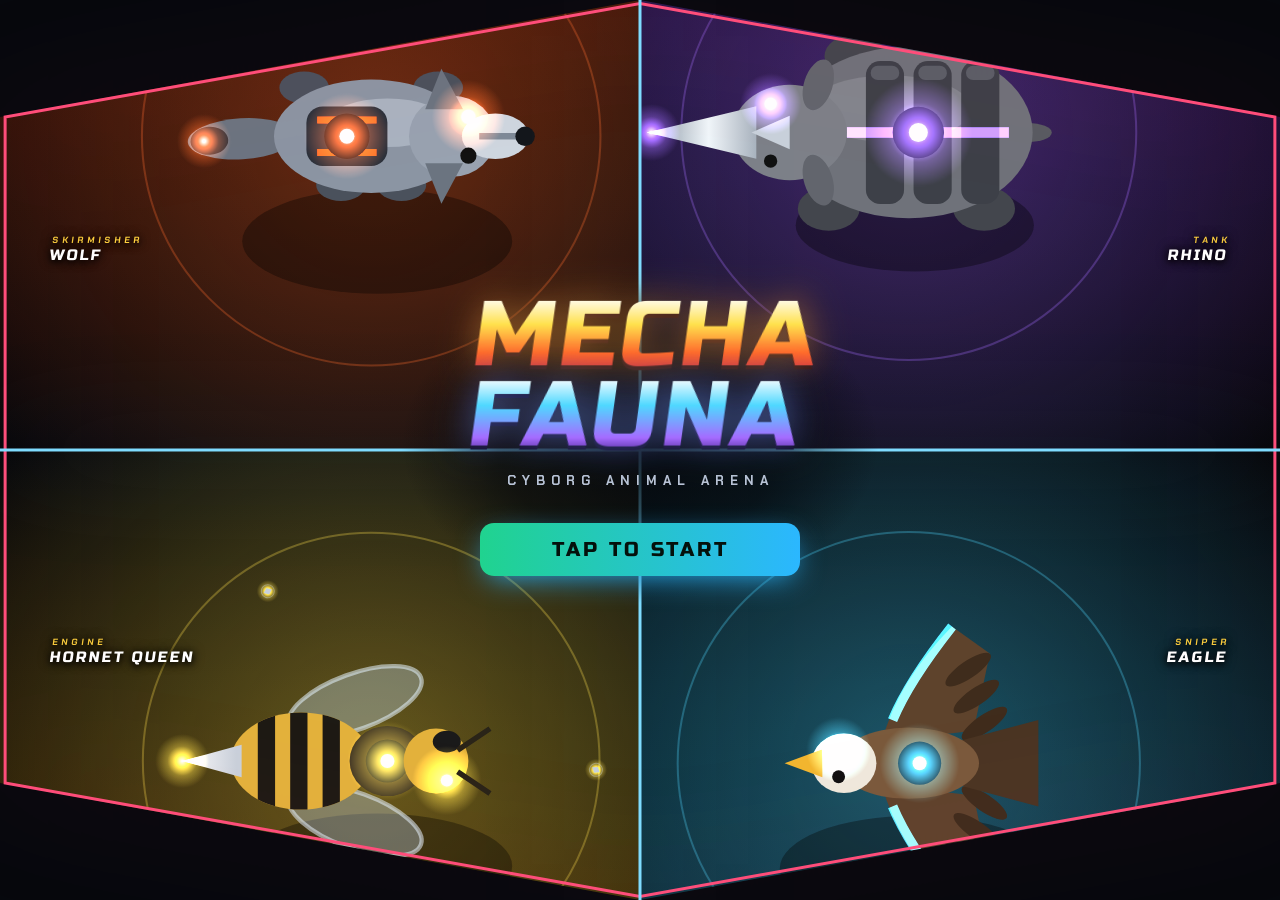
<file: games/mechafauna/index.html>
<!DOCTYPE html>
<html lang="en">
<head>
<meta charset="utf-8">
<meta name="viewport" content="width=device-width,initial-scale=1,maximum-scale=1,user-scalable=no">
<title>Mechafauna</title>
<!-- Fonts are inlined, not fetched. A game has to be self-contained: the pack
     builder rejects remote assets, an installed copy may be frozen into a group,
     and the title face has no acceptable fallback. latin subset only, 27 KB. -->
<style>
@font-face{font-family:'Chakra Petch';font-style:normal;font-weight:500;font-display:swap;src:url([data-uri]) format('woff2')}
@font-face{font-family:'Chakra Petch';font-style:normal;font-weight:700;font-display:swap;src:url([data-uri]) format('woff2')}
@font-face{font-family:'Russo One';font-style:normal;font-weight:400;font-display:swap;src:url([data-uri]) format('woff2')}
</style>
<style>
:root{--bg:#06080d;--panel:#0e131e;--line:#1e283a;--ink:#e6edf7;--mute:#8492a8;--en:#ffd23f}
*{box-sizing:border-box;margin:0;padding:0;-webkit-tap-highlight-color:transparent}
html,body{height:100%;background:var(--bg);color:var(--ink);font-family:'Chakra Petch',system-ui,sans-serif;overflow:hidden;-webkit-user-select:none;user-select:none;-webkit-touch-callout:none}
button{font:inherit;color:inherit;cursor:pointer;touch-action:manipulation;border:none;background:none}
.screen{position:fixed;top:0;bottom:0;left:0;right:0;display:none}
.screen.on{display:flex}
/* ---------- select ---------- */
#select{flex-direction:column;overflow-y:auto;-webkit-overflow-scrolling:touch;padding:20px 14px 150px;max-width:560px;margin:0 auto}
.toprow{display:flex;justify-content:space-between;align-items:center}
#title{flex-direction:column;align-items:center;justify-content:center;overflow:hidden}
#quads{position:absolute;top:0;left:0;right:0;bottom:0;display:grid;grid-template-columns:1fr 1fr;grid-template-rows:1fr 1fr;clip-path:polygon(50% 0,100% 13%,100% 87%,50% 100%,0 87%,0 13%);background:#05070b}
.quad{position:relative;overflow:hidden}
.quad:nth-child(1){background:linear-gradient(#2a0e05,#05070b)}.quad:nth-child(2){background:linear-gradient(#160a2e,#05070b)}
.quad:nth-child(3){background:linear-gradient(#05070b,#251b02)}.quad:nth-child(4){background:linear-gradient(#05070b,#031c26)}
.qart{position:absolute;top:0;bottom:0;left:0;right:0;animation:kb 9s ease-in-out infinite alternate}
.quad:nth-child(2) .qart{animation-delay:-3s}.quad:nth-child(3) .qart{animation-delay:-6s}.quad:nth-child(4) .qart{animation-delay:-1.5s}
.qart canvas{width:100%;height:100%;display:block}
.quad.flip .qart svg{transform:scaleX(-1)}

@keyframes kb{from{transform:scale(1)}to{transform:scale(1.04)}}
.qlbl{position:absolute;font-family:'Russo One',sans-serif;font-size:15px;letter-spacing:2px;color:#fff;text-shadow:0 2px 6px #000,0 0 12px #000;transform:skewX(-8deg)}
.qlbl small{display:block;font-family:'Chakra Petch',sans-serif;font-weight:700;font-size:9px;letter-spacing:3px;color:#ffd23f}
.quad:nth-child(1) .qlbl{left:8%;top:52%}.quad:nth-child(2) .qlbl{right:8%;top:52%;text-align:right}
.quad:nth-child(3) .qlbl{left:8%;bottom:52%}.quad:nth-child(4) .qlbl{right:8%;bottom:52%;text-align:right}
#qlines{position:absolute;top:0;left:0;width:100%;height:100%;pointer-events:none;overflow:visible}
#qlines .hx{fill:none;stroke:#ff4d7a;stroke-width:3;vector-effect:non-scaling-stroke;filter:drop-shadow(0 0 6px #ff3d5e)}
#qlines .cx{stroke:#7fdcff;stroke-width:3;vector-effect:non-scaling-stroke;filter:drop-shadow(0 0 6px #4fd8ff);animation:fl 2.2s steps(1) infinite}
@keyframes fl{0%,100%{opacity:1}47%{opacity:.4}49%{opacity:1}83%{opacity:.6}}
.tbox::before{content:'';position:absolute;left:-12%;right:-12%;top:2%;bottom:6%;background:radial-gradient(closest-side,rgba(5,7,11,.88),rgba(5,7,11,.6) 60%,transparent);z-index:-1}
.tbox{position:relative;z-index:2;text-align:center;padding:20px;display:flex;flex-direction:column;align-items:center}
.tlogo{font-family:'Russo One',sans-serif;font-size:min(17vw,92px);line-height:.88;letter-spacing:3px;display:flex;flex-direction:column;transform:skewX(-8deg);animation:tl 2.6s ease-in-out infinite alternate}
.tlogo span{background:linear-gradient(180deg,#fff 0%,#ffe14d 35%,#ff6a2a 70%,#c0264a 100%);-webkit-background-clip:text;background-clip:text;color:transparent;filter:drop-shadow(0 0 18px rgba(255,170,60,.55)) drop-shadow(0 4px 0 #2a0f18)}
.tlogo span:last-child{background:linear-gradient(180deg,#fff 0%,#4fd8ff 35%,#a56bff 75%,#3a1a7a 100%);-webkit-background-clip:text;background-clip:text;filter:drop-shadow(0 0 18px rgba(120,160,255,.55)) drop-shadow(0 4px 0 #120a2a)}
@keyframes tl{from{transform:skewX(-8deg) scale(1)}to{transform:skewX(-8deg) scale(1.04)}}
.ttag{margin-top:14px;font-size:13px;letter-spacing:6px;color:#b9c4d6;font-weight:700}
.tbtns{margin-top:34px;display:flex;flex-direction:column;align-items:center;gap:12px;width:min(78vw,320px)}
#startBtn{animation:pulse2 1.1s ease-in-out infinite alternate}
@keyframes pulse2{from{box-shadow:0 0 10px -2px #2bb7ff}to{box-shadow:0 0 34px 2px #2bb7ff}}
.tnp{margin-top:14px;font-size:11px;letter-spacing:2px;color:#8492a8;min-height:14px}
#toast{position:absolute;left:50%;top:10px;transform:translateX(-50%);background:#0b1019e6;border:1px solid #29344a;border-radius:999px;padding:5px 12px;font-size:11px;letter-spacing:1px;color:#ffd23f;opacity:0;transition:opacity .4s;pointer-events:none;z-index:6;white-space:nowrap}
#toast.on{opacity:1}
.logo{font-family:'Russo One',sans-serif;font-size:34px;letter-spacing:2px;line-height:1;background:linear-gradient(90deg,#3ef0a8,#4fd8ff 40%,#a56bff 70%,#ff6a2a);-webkit-background-clip:text;background-clip:text;color:transparent}
.sub{color:var(--mute);font-size:13px;margin:6px 0 4px;line-height:1.4}
h3{font-size:12px;letter-spacing:1.5px;text-transform:uppercase;color:var(--mute);margin:20px 0 8px;font-weight:700}
h3 b{color:var(--ink)}
.grid{display:grid;grid-template-columns:1fr 1fr;gap:10px}
.card{background:var(--panel);border:1.5px solid var(--line);border-radius:12px;padding:10px;text-align:left;position:relative;transition:border-color .15s,box-shadow .15s}
.card.sel{border-color:var(--c,#3ef0a8);box-shadow:0 0 0 1px var(--c,#3ef0a8) inset,0 0 22px -6px var(--c,#3ef0a8)}
.card canvas{width:100%;height:70px;display:block}
.card .t{font-weight:700;font-size:15px}
.card .ty{font-size:10px;letter-spacing:1px;text-transform:uppercase;color:var(--c,var(--mute));font-weight:700}
.card .d{font-size:11.5px;color:var(--mute);margin-top:3px;line-height:1.35}
.card .ps{font-size:11px;margin-top:5px;line-height:1.35;color:#d7dfeb}
.card .ps b{color:var(--c)}
.swatch{width:24px;height:24px;border-radius:50%;background:radial-gradient(circle,#fff 0 18%,var(--c) 40%,transparent 72%);margin-bottom:3px}
.teamrow{display:grid;grid-template-columns:1fr 1fr 1fr;gap:8px}
.slot{background:var(--panel);border:1.5px solid var(--line);border-radius:12px;padding:6px 6px 8px;text-align:center}
.slot.sel{border-color:#3ef0a8;box-shadow:0 0 0 1px #3ef0a8 inset,0 0 18px -6px #3ef0a8}
.slot canvas{width:100%;height:50px;display:block}
.slot .t{font-size:12.5px;font-weight:700}
.slot .c{font-size:10px;font-weight:700;letter-spacing:1px;text-transform:uppercase}
.slot .n{font-size:9px;color:var(--mute);letter-spacing:.5px;margin-top:1px}
.grp{margin-bottom:10px}
.gh{font-size:11.5px;color:var(--mute);margin-bottom:5px;line-height:1.35}
.gh b{color:var(--ink);letter-spacing:1px;text-transform:uppercase;font-size:11px}
.g3{display:grid;grid-template-columns:1fr 1fr 1fr;gap:8px}
.card.mini{padding:5px 5px 7px;text-align:center}
.card.mini canvas{height:46px}
.card.mini .t{font-size:12.5px}
.card.detail{margin-top:4px;overflow:hidden}
.dport{float:right;width:96px;height:96px;margin:-4px -4px 4px 8px;border-radius:10px;overflow:hidden;border:1px solid var(--line)}
.dport svg{width:100%;height:100%;display:block}
.eq .up{color:#3ef0a8;font-size:11.5px;margin-top:4px;line-height:1.3}
.eq .dn{color:#ff7a90;font-size:11.5px;margin-top:2px;line-height:1.3}
.eq .chk{position:absolute;top:8px;right:9px;width:18px;height:18px;border-radius:50%;border:1.5px solid var(--line);font-size:11px;display:flex;align-items:center;justify-content:center}
.eq.sel .chk{background:#3ef0a8;border-color:#3ef0a8;color:#04110c;font-weight:700}
#summary{position:fixed;left:0;right:0;bottom:72px;display:flex;justify-content:center;z-index:5;pointer-events:none}
#summary div{max-width:532px;width:calc(100% - 28px);background:#0b1019ee;border:1px solid var(--line);border-radius:10px;padding:7px 10px;font-size:11.5px;color:#b9c4d6;text-align:center}
#summary b{color:var(--en)}
#fightbar{position:fixed;left:0;right:0;bottom:0;padding:10px 14px 14px;background:linear-gradient(transparent,var(--bg) 30%);display:flex;justify-content:center;z-index:5}
.fight{width:100%;max-width:532px;font-family:'Russo One',sans-serif;font-size:20px;letter-spacing:3px;padding:14px;border-radius:14px;background:linear-gradient(90deg,#20d38f,#2bb7ff);color:#04110c;box-shadow:0 8px 30px -8px #2bb7ff}
.fight:disabled{opacity:.4}
/* ---------- game ---------- */
#game{flex-direction:column}
#hud{display:grid;grid-template-columns:1fr auto 1fr;gap:8px;padding:6px 10px 2px;align-items:start}
.side{min-width:0}
.nm{font-size:12.5px;font-weight:700;white-space:nowrap;overflow:hidden;text-overflow:ellipsis}
.p1 .nm,.p1 .tg{text-align:right;justify-content:flex-end}
.tg{display:flex;gap:4px;margin-top:2px}
.tag{font-size:8.5px;padding:2px 5px;border-radius:4px;background:#182033;letter-spacing:.6px;text-transform:uppercase}
.hpbar{position:relative;height:16px;background:#141a26;border:1.5px solid #29344a;border-radius:5px;overflow:hidden;margin-top:4px}
.hpfill{position:absolute;left:0;top:0;bottom:0;background:linear-gradient(#6dffc6,#18b874)}
.p1 .hpfill{left:auto;right:0;background:linear-gradient(#ff8a9e,#d61f45)}
.hpghost{position:absolute;left:0;top:0;bottom:0;background:#fff;opacity:.35}
.p1 .hpghost{left:auto;right:0}
.hpbar span{position:absolute;top:0;bottom:0;left:0;right:0;display:flex;align-items:center;justify-content:flex-end;padding:0 6px;font-family:'Russo One',sans-serif;font-size:11px;text-shadow:0 1px 2px #000}
.p1 .hpbar span{justify-content:flex-start}
.enbar{height:7px;background:#141a26;border-radius:3px;margin-top:3px;overflow:hidden;position:relative}
.enbar div{position:absolute;left:0;top:0;bottom:0;background:linear-gradient(90deg,#ffb000,#ffe14d)}
.p1 .enbar div{left:auto;right:0}
.enbar.full div{background:linear-gradient(90deg,#fff,#ffe14d);box-shadow:0 0 8px #ffe14d}
.mid{display:flex;flex-direction:column;align-items:center;gap:3px}
#timer{font-family:'Russo One',sans-serif;font-size:17px;background:#0e131e;border:1.5px solid #29344a;border-radius:999px;padding:3px 10px;min-width:58px;text-align:center}
.mini{font-size:9px;letter-spacing:1px;padding:2px 7px;border-radius:999px;border:1px solid #29344a;color:var(--mute);white-space:nowrap}
.mini.on{color:#04110c;background:#3ef0a8;border-color:#3ef0a8}
#stage{flex:1;position:relative;min-height:0}
#cv{position:absolute;top:0;left:0;width:100%;height:100%;display:block}
#bottom{padding:4px 10px 10px}
#myEnergy{position:relative;height:16px;background:#141a26;border:1.5px solid #29344a;border-radius:6px;overflow:hidden}
#myEnergy .f{position:absolute;left:0;top:0;bottom:0;background:linear-gradient(90deg,#ffb000,#ffe14d)}
#myEnergy .mk{position:absolute;top:0;bottom:0;width:2px;background:#06080d}
#myEnergy .mk i{position:absolute;top:-1px;left:3px;font-style:normal;font-size:9px;color:#06080d;font-weight:700}
#myEnergy span{position:absolute;right:6px;top:0;bottom:0;display:flex;align-items:center;font-family:'Russo One',sans-serif;font-size:10.5px;text-shadow:0 1px 2px #000}
#bench{display:grid;grid-template-columns:1fr 1fr;gap:8px;margin-bottom:7px}
.bn{position:relative;height:36px;border-radius:10px;background:#101624;border:1.5px solid var(--c);display:flex;align-items:center;gap:6px;padding:3px 8px 3px 4px;overflow:hidden;text-align:left;touch-action:manipulation}
.bn::after{content:'';position:absolute;top:0;left:0;right:0;bottom:0;background:conic-gradient(rgba(4,6,11,.72) calc(var(--p,0)*360deg),transparent 0);pointer-events:none}
.bn canvas{width:34px;height:30px;flex:none}
.bn .bt{flex:1;min-width:0;display:flex;justify-content:space-between;align-items:center;gap:4px;margin-bottom:6px}
.bn .bnm{font-size:12px;font-weight:700;white-space:nowrap;overflow:hidden;text-overflow:ellipsis}
.bn .bc{font-size:9px;letter-spacing:1px;color:#ffd23f;font-weight:700;white-space:nowrap;z-index:2}
.bn .bh,.bn .be{position:absolute;left:44px;right:8px;height:3px;border-radius:2px;background:#232c3d;overflow:hidden}
.bn .bh{bottom:9px} .bn .be{bottom:4px}
.bn .bh i{display:block;height:100%;background:#3ef0a8} .bn .be i{display:block;height:100%;background:#ffd23f}
.bn.dead{opacity:.3} .bn.off .bc{color:var(--mute)}
.pip{width:8px;height:8px;border-radius:50%;border:1.5px solid #8492a8;display:inline-block;align-self:center}
.pip.on{background:#fff;border-color:#fff}
.pip.dead{background:#2a3242;border-color:#2a3242}
#controls{display:grid;grid-template-columns:1.25fr 1fr 1fr;gap:8px;margin-top:8px}
#swipeHint{font-size:11px;color:var(--mute);text-align:center;margin-top:6px}
#swipeHint b{color:#bfeaff}
#cv{touch-action:none}
.ab{position:relative;height:58px;border-radius:14px;background:#101624;border:2px solid var(--c);font-weight:700;line-height:1.15;padding:6px;box-shadow:inset 0 -16px 26px -18px var(--c);transition:opacity .1s,filter .1s}
.ab .nmb{font-size:14px;display:block}
.ab .cost{display:inline-block;margin-top:6px;font-family:'Russo One',sans-serif;font-size:11px;color:var(--en);background:#0006;border-radius:6px;padding:2px 6px}
.ab.off{opacity:.38;filter:grayscale(.6)}
.ab:active{transform:scale(.96)}
#atkBtn{--c:#e6edf7}
#atkBtn.held{background:#1b2436}
#ultBtn.ready{animation:pulse .8s ease-in-out infinite alternate}
@keyframes pulse{from{box-shadow:0 0 6px var(--c),inset 0 0 12px var(--c)}to{box-shadow:0 0 26px var(--c),inset 0 0 26px var(--c)}}
#banner{position:absolute;left:0;right:0;top:38%;text-align:center;pointer-events:none;opacity:0;z-index:3}
#banner .b1{font-family:'Russo One',sans-serif;font-size:34px;letter-spacing:3px;transform:skewX(-12deg);color:#fff;text-shadow:0 0 18px var(--c),0 0 40px var(--c),0 2px 0 #000}
#banner .b2{font-size:12px;letter-spacing:4px;color:var(--c);font-weight:700;text-transform:uppercase}
#banner.show{animation:ban 1.3s ease-out forwards}
@keyframes ban{0%{opacity:0;transform:scale(2.2)}10%{opacity:1;transform:scale(1)}75%{opacity:1}100%{opacity:0;transform:translateY(-14px)}}
.overlay{position:absolute;top:0;left:0;right:0;bottom:0;display:none;flex-direction:column;align-items:center;justify-content:center;background:rgba(4,6,10,.86);text-align:center;padding:22px;z-index:4}
.overlay.on{display:flex}
.vsline{font-weight:700;font-size:17px;line-height:1.35}
.vsline small{display:block;font-size:11px;color:var(--mute);letter-spacing:1.5px;text-transform:uppercase;font-weight:700}
.vsline em{display:block;font-style:normal;font-size:11.5px;color:var(--mute);font-weight:500}
.vsx{font-family:'Russo One',sans-serif;font-size:48px;margin:6px 0;background:linear-gradient(#ffe14d,#ff6a2a);-webkit-background-clip:text;background-clip:text;color:transparent}
.tips{margin-top:16px;font-size:12.5px;color:#b9c4d6;line-height:1.6;background:#0e131e;border:1px solid var(--line);border-radius:10px;padding:9px 12px;text-align:left;max-width:340px}
.tips b{color:#ffd23f}
.tips .r{color:#ff6b84;font-weight:700}
.res{font-family:'Russo One',sans-serif;font-size:44px;letter-spacing:3px}
.res.win{color:#3ef0a8;text-shadow:0 0 24px #3ef0a8}
.res.lose{color:#ff4d6d;text-shadow:0 0 24px #ff4d6d}
.rstats{margin:14px 0 20px;font-size:13px;color:#b9c4d6;line-height:1.7}
.rbtns{display:flex;gap:10px}
.rbtns button{padding:12px 18px;border-radius:12px;font-weight:700;font-size:14px}
.rbtns .a{background:linear-gradient(90deg,#20d38f,#2bb7ff);color:#04110c}
.rbtns .b{background:#151c2b;border:1.5px solid var(--line)}
</style>
</head>
<body>

<!-- ================= TITLE ================= -->
<div id="title" class="screen on">
  <div id="quads">
    <div class="quad" data-a="wolf"><div class="qart"></div><div class="qlbl"><small>SKIRMISHER</small>WOLF</div></div>
    <div class="quad flip" data-a="rhino"><div class="qart"></div><div class="qlbl"><small>TANK</small>RHINO</div></div>
    <div class="quad" data-a="hornet"><div class="qart"></div><div class="qlbl"><small>ENGINE</small>HORNET QUEEN</div></div>
    <div class="quad flip" data-a="eagle"><div class="qart"></div><div class="qlbl"><small>SNIPER</small>EAGLE</div></div>
  </div>
  <svg id="qlines" viewBox="0 0 100 100" preserveAspectRatio="none">
    <polygon points="50,0.4 99.6,13 99.6,87 50,99.6 0.4,87 0.4,13" class="hx"/>
    <line x1="50" y1="0" x2="50" y2="100" class="cx"/><line x1="0" y1="50" x2="100" y2="50" class="cx"/>
  </svg>
  <div class="tbox">
    <div class="tlogo"><span>MECHA</span><span>FAUNA</span></div>
    <div class="ttag">CYBORG ANIMAL ARENA</div>
    <div class="tbtns">
      <button class="fight" id="startBtn">TAP TO START</button>
      <button class="mini sndBtn" id="tSnd" style="display:none">♪ ON</button>
    </div>
    <div class="tnp" id="tnp"></div>
  </div>
</div>

<!-- ================= SELECT ================= -->
<div id="select" class="screen">
  <div class="toprow"><div class="logo">MECHAFAUNA</div><button class="mini" id="toTitle">◀ TITLE</button></div>
  <div class="sub">Pick a team of 3. Your animal moves on its own and presses forward when you spend. Knock your rival into the <b style="color:#ff6b84">electric fence</b>. Everything you do costs energy: <b style="color:#ffd23f">attack</b>, <b style="color:#ffd23f">swipe to dodge</b>, fire your <b style="color:#ffd23f">ability</b>, or save for the <b style="color:#ffd23f">ultimate</b>. No type advantages, just your build.</div>

  <h3>Your team <b>— tap an animal to edit it</b></h3>
  <div class="teamrow" id="teamRow"></div>

  <h3>Animal <span id="slotLbl"></span> <b>— 4 groups, 3 animals each</b></h3>
  <div id="animalGrid"></div>

  <h3>Core for animal <span id="slotLbl2"></span> <b>— ability and ultimate</b></h3>
  <div class="grid" id="coreGrid"></div>

  <h3>Team equipment <b>— pick 2, applies to all three</b></h3>
  <div class="grid" id="eqGrid"></div>
</div>
<div id="summary" style="display:none"><div id="sumText"></div></div>
<div id="fightbar" style="display:none"><button class="fight" id="fightBtn">FIGHT</button></div>

<!-- ================= GAME ================= -->
<div id="game" class="screen">
  <div id="hud">
    <div class="side p0">
      <div class="nm" id="n0"></div>
      <div class="tg" id="t0"></div>
      <div class="hpbar"><div class="hpghost" id="hg0"></div><div class="hpfill" id="hp0"></div><span id="hn0"></span></div>
    </div>
    <div class="mid"><div id="timer">2:00</div><button class="mini sndBtn" id="sndBtn">♪ ON</button></div>
    <div class="side p1">
      <div class="nm" id="n1"></div>
      <div class="tg" id="t1"></div>
      <div class="hpbar"><div class="hpghost" id="hg1"></div><div class="hpfill" id="hp1"></div><span id="hn1"></span></div>
      <div class="enbar" id="eb1"><div id="en1"></div></div>
    </div>
  </div>
  <div id="stage">
    <canvas id="cv"></canvas>
    <div id="toast"></div>
    <div id="banner"><div class="b2" id="bn2"></div><div class="b1" id="bn1"></div></div>
    <div class="overlay" id="vs"></div>
    <div class="overlay" id="result"></div>
  </div>
  <div id="bottom">
    <div id="bench"><button class="bn" data-k="0"></button><button class="bn" data-k="1"></button></div>
    <div id="myEnergy"><div class="f" id="myEnF"></div><div id="myMarks"></div><span id="myEnT"></span></div>
    <div id="controls">
      <button class="ab" id="atkBtn"><span class="nmb" id="atkName">ATTACK</span><span class="cost" id="cK"></span></button>
      <button class="ab" id="abilBtn"><span class="nmb" id="abilName"></span><span class="cost" id="cA"></span></button>
      <button class="ab" id="ultBtn"><span class="nmb" id="ultName"></span><span class="cost" id="cU"></span></button>
    </div>
    <span id="cD" hidden></span>
  </div>
</div>

<script>
'use strict';
/* =========================================================
   FERRO FAUNA — proof of concept v3
   1v1 · automatic movement · one energy bar, three decisions
   no type advantages · equipment = trade-offs that shape play style
   ========================================================= */
const W = 400, H = 600, TAU = Math.PI * 2, ART = 1.35;
const $ = s => document.querySelector(s);
const rand = (a, b) => a + Math.random() * (b - a);
const clamp = (v, a, b) => v < a ? a : v > b ? b : v;
const dist = (a, b) => Math.hypot(b.x - a.x, b.y - a.y);
const angTo = (a, b) => Math.atan2(b.y - a.y, b.x - a.x);
const pick = arr => arr[Math.random() * arr.length | 0];
let PID = 0;
const CX = W/2, CY = H/2, HW = 190, HH = 288;           // tall hexagon arena that fills the screen, electric fence on its edges
const HEX = [[CX,CY-HH],[CX+HW,CY-HH/2],[CX+HW,CY+HH/2],[CX,CY+HH],[CX-HW,CY+HH/2],[CX-HW,CY-HH/2]];
const EDGES = HEX.map((v,i) => { const w = HEX[(i+1)%6], ex = w[0]-v[0], ey = w[1]-v[1], l = Math.hypot(ex,ey); return {x:v[0], y:v[1], nx:ey/l, ny:-ex/l}; });
// signed distance to the fence (negative = inside) and the outward normal of the nearest edge
function edgeInfo(x,y){ let d = -1e9, e = EDGES[0]; for (const E of EDGES){ const k = (x-E.x)*E.nx+(y-E.y)*E.ny; if (k > d){ d = k; e = E; } } return {d, nx:e.nx, ny:e.ny}; }
function inArena(x,y,m){ m = m||22; for (let k=0;k<3;k++){ const f = edgeInfo(x,y); if (f.d <= -m) break; const p = f.d+m; x -= f.nx*p; y -= f.ny*p; } return {x,y}; }
function hexPath(g,inset){ g.beginPath(); const c = HEX.map(([x,y]) => { const dx=x-CX, dy=y-CY, l=Math.hypot(dx,dy); return [x-dx/l*(inset||0)*1.15, y-dy/l*(inset||0)*1.15]; }); g.moveTo(c[0][0],c[0][1]); for (let i=1;i<6;i++) g.lineTo(c[i][0],c[i][1]); g.closePath(); }

/* ---------------- data ---------------- */
const GROUPS = {
  skirm:  {name:'Skirmisher', blurb:'Fast and light. Cheap, rapid claw waves. Circles and darts in.', shot:'claw',    orbit:0.9,  accel:1100, turn:11, pref:170, range:380, kb:170, mass:1.1},
  tank:   {name:'Tank',       blurb:'Heavy and hard to push. Expensive shockwaves that shove hard.', shot:'quake',   orbit:0.35, accel:380,  turn:5,  pref:150, range:380, kb:430, mass:1.7},
  engine: {name:'Engine',     blurb:'Hovers at mid range. Every attack is a 3-sting drone volley.',  shot:'dart',    orbit:0.6,  accel:450,  turn:8,  pref:200, range:380, kb:55,  mass:1.0},
  sniper: {name:'Sniper',     blurb:'Swoops at long range. Precise, hard-hitting shots.',            shot:'feather', orbit:1.0,  accel:520,  turn:7,  pref:235, range:400, kb:110, mass:1.0}
};
const ANIMAL_LIST = {
  wolf:      {g:'skirm',  name:'Wolf',         hp:4500, spd:175, atk:52,  rate:0.42, atkCost:8,  atkName:'Claw Wave',    size:18, pk:'lightfeet', passive:'<b>Light Feet:</b> dodges cost 5 less and go further.'},
  panther:   {g:'skirm',  name:'Panther',      hp:4500, spd:195, atk:50,  rate:0.42, atkCost:8,  atkName:'Claw Wave',    size:18, pk:'ambush',    passive:'<b>Ambush:</b> the first attack within 2s of a dodge does double damage.'},
  fox:       {g:'skirm',  name:'Fox',          hp:4300, spd:180, atk:50,  rate:0.42, atkCost:8,  atkName:'Claw Wave',    size:16, pk:'trick',     passive:'<b>Trickster:</b> perfect dodges give +15 bonus energy.'},
  rhino:     {g:'tank',   name:'Rhino',        hp:3300, spd:100, atk:100, rate:0.95, atkCost:18, atkName:'Shockwave',    size:24, pk:'plated', charge:{cd:[4.5,6], dmg:60, kb:800},  passive:'<b>Plated Hide:</b> takes 15% less damage. <b>Charges</b> when pressing the attack.'},
  bison:     {g:'tank',   name:'Bison',        hp:3750, spd:110, atk:96,  rate:0.95, atkCost:18, atkName:'Shockwave',    size:24, pk:'stampede', charge:{cd:[3,4], dmg:90, kb:1000}, passive:'<b>Stampede:</b> charges more often and rams harder. No armour.'},
  tortoise:  {g:'tank',   name:'Tortoise',     hp:3400, spd:75,  atk:104, rate:0.95, atkCost:18, atkName:'Shockwave',    size:25, pk:'shell', mass:2.6,          passive:'<b>Shell:</b> takes 20% less damage and is very hard to push. Never charges.'},
  hornet:    {g:'engine', name:'Hornet Queen', hp:3900, spd:140, atk:30,  rate:0.7,  atkCost:12, atkName:'Sting Volley', size:15, pk:'hive',      passive:'<b>Hive Mind:</b> stings build 50% more energy.'},
  dragonfly: {g:'engine', name:'Dragonfly',    hp:3700, spd:165, atk:28,  rate:0.5,  atkCost:9,  atkName:'Sting Volley', size:15, pk:'rapid',     passive:'<b>Rapid Fire:</b> cheaper, faster volleys (lighter stings).'},
  jelly:     {g:'engine', name:'Jellyfish',    hp:4300, spd:115, atk:26,  rate:0.7,  atkCost:12, atkName:'Sting Volley', size:16, pk:'static',    passive:'<b>Numbing:</b> stings slow the target by 25%.'},
  eagle:     {g:'sniper', name:'Eagle',        hp:4350, spd:185, atk:80,  rate:0.8,  atkCost:14, atkName:'Feather Blade',size:17, pk:'longsight', passive:'<b>Long Sight:</b> +20% damage from long range.'},
  owl:       {g:'sniper', name:'Owl',          hp:4300, spd:165, atk:78,  rate:0.8,  atkCost:14, atkName:'Talon Shot',   size:17, pk:'patient',   passive:'<b>Patient:</b> +50% damage if it hasn\'t attacked for 2s.'},
  manta:     {g:'sniper', name:'Manta Ray',    hp:4200, spd:175, atk:74,  rate:0.8,  atkCost:14, atkName:'Barb Shot',    size:18, pk:'drain',     passive:'<b>Drain:</b> each hit steals 4 energy from the target.'}
};
const ANIMALS = {};
for (const [k,a] of Object.entries(ANIMAL_LIST)){ const g = GROUPS[a.g]; ANIMALS[k] = Object.assign({}, g, {style:g.name}, a); }
const CORES = {
  plasma:  {name:'Plasma',  color:'#ff6a2a', hot:'#ffc27a', ability:'Fireball', abDesc:'Big fireball that burns.', ult:'Solar Lance', ultDesc:'Sweeping beam that tracks the target.'},
  cryo:    {name:'Cryo',    color:'#4fd8ff', hot:'#d4f7ff', ability:'Frost Mine', abDesc:'Mine under the target: damage + heavy slow.', ult:'Absolute Zero', ultDesc:'Freezes the target, then a blizzard.'},
  arc:     {name:'Arc',     color:'#ffe14d', hot:'#fff8c4', ability:'Arc Bolt', abDesc:'Lightning line: damage + stun.', ult:'Thunderdome', ultDesc:'Eight lightning strikes on the target.'},
  gravity: {name:'Gravity', color:'#a56bff', hot:'#e2d1ff', ability:'Graviton Orb', abDesc:'Slow orb: big hit + knockback (wall slams).', ult:'Singularity', ultDesc:'Black hole pulls the target in, then implodes.'}
};
const EQUIP = {
  glass:   {name:'Glass Lens',     up:'+30% damage dealt',            dn:'+20% damage taken'},
  reflex:  {name:'Reflex Jets',    up:'Dodge costs only 5 and goes further',           dn:'Energy refills 5% slower'},
  plating: {name:'Heavy Plating',  up:'-17% damage taken',            dn:'Dodge costs double, moves 10% slower'},
  overch:  {name:'Overcharger',    up:'Ultimate hits 30% harder',     dn:'Energy refills 8% slower'},
  siphon:  {name:'Siphon Coil',    up:'Triple energy from hits',        dn:'-5% damage dealt'},
  anchor:  {name:'Anchor Claws',   up:'+10% HP, 70% less knockback, no fence stuns',   dn:'Dodge costs +3'},
  shock:   {name:'Shock Rounds',   up:'Your hits push 2.5× as hard',    dn:'You get pushed 15% further'},
  capac:   {name:'Capacitor Bank', up:'Energy holds up to 150',       dn:'Dodge costs +5'}
};

/* ---------------- glow sprite cache ---------------- */
const glowCache = {};
function glow(col){
  if (glowCache[col]) return glowCache[col];
  const c = document.createElement('canvas'); c.width = c.height = 64;
  const g = c.getContext('2d'), gr = g.createRadialGradient(32,32,0,32,32,32);
  gr.addColorStop(0, '#ffffff'); gr.addColorStop(0.22, col); gr.addColorStop(0.55, col + '55'); gr.addColorStop(1, col + '00');
  g.fillStyle = gr; g.fillRect(0,0,64,64);
  return glowCache[col] = c;
}

/* ---------------- drawing helpers ---------------- */
function ell(c,x,y,rx,ry,rot){ c.beginPath(); c.ellipse(x,y,rx,ry,rot||0,0,TAU); }
function tri(c,a,b,d,e,f,g){ c.beginPath(); c.moveTo(a,b); c.lineTo(d,e); c.lineTo(f,g); c.closePath(); c.fill(); }
function rr(c,x,y,w,h,r){ c.beginPath(); c.moveTo(x+r,y); c.arcTo(x+w,y,x+w,y+h,r); c.arcTo(x+w,y+h,x,y+h,r); c.arcTo(x,y+h,x,y,r); c.arcTo(x,y,x+w,y,r); c.closePath(); }
function glowDot(c,x,y,r,col){ c.save(); c.globalCompositeOperation='lighter'; c.drawImage(glow(col),x-r,y-r,r*2,r*2); c.restore(); }
function gem(c,x,y,r,col,t){
  c.fillStyle='#14181f'; ell(c,x,y,r+1.4,r+1.4); c.fill();
  glowDot(c,x,y,r*3.4*(1+0.18*Math.sin(t*6)),col);
  c.fillStyle='#fff'; ell(c,x,y,r*0.5,r*0.5); c.fill();
}
function eye(c,x,y,r,col){ glowDot(c,x,y,r*4,col); c.fillStyle='#fff'; ell(c,x,y,r*0.7,r*0.7); c.fill(); }

/* ---- creature art (local space, facing +x) ---- */
function drawWolf(c,u,t,col){
  const mv = u.moving ? 1 : 0.15, ph = t*15;
  c.fillStyle='#4a515c';
  [[9,-9,0],[9,9,Math.PI],[-9,-9,Math.PI],[-9,9,0]].forEach(([x,y,o])=>{ ell(c,x+Math.sin(ph+o)*3.5*mv,y,4.6,3); c.fill(); });
  c.save(); c.translate(-16,0); c.rotate(Math.sin(t*9)*0.35);
  c.fillStyle='#6b7480'; ell(c,-8,0,10,3.8); c.fill();
  c.fillStyle='#2b3038'; ell(c,-14,0,3.5,2.6); c.fill(); glowDot(c,-15,0,5,col);
  c.restore();
  c.fillStyle='#8b95a3'; ell(c,0,0,18,10.5); c.fill();
  c.fillStyle='#a9b3c0'; ell(c,3,-2.5,11,4.5); c.fill();
  c.fillStyle='#2b313b'; rr(c,-12,-5.5,15,11,3); c.fill();
  c.strokeStyle=col; c.lineWidth=1.3; c.beginPath(); c.moveTo(-10,-3); c.lineTo(1,-3); c.moveTo(-10,3); c.lineTo(1,3); c.stroke();
  gem(c,-4.5,0,2.8,col,t);
  c.fillStyle='#98a2b0'; ell(c,15,0,8,7.5); c.fill();
  c.fillStyle='#6b7480'; tri(c,10,-5,13,-12.5,17,-5); tri(c,10,5,13,12.5,17,5);
  c.fillStyle='#cfd6df'; ell(c,23,0,6.2,4.2); c.fill();
  c.fillStyle='#7f8a98'; c.fillRect(20,-0.6,8,1.2);
  c.fillStyle='#14171c'; ell(c,28.5,0,1.8,1.8); c.fill();
  eye(c,18,-3.6,1.7,col); c.fillStyle='#111'; ell(c,18,3.6,1.5,1.5); c.fill();
}
function drawRhino(c,u,t,col){
  const mv = u.moving ? 1 : 0.1, ph = t*10;
  c.fillStyle='#43464d';
  [[14,-16,0],[14,16,Math.PI],[-13,-16,Math.PI],[-13,16,0]].forEach(([x,y,o])=>{ ell(c,x+Math.sin(ph+o)*3*mv,y,6.5,4.6); c.fill(); });
  c.fillStyle='#585b62'; ell(c,-25,0,5,2); c.fill();
  c.fillStyle='#6f727a'; ell(c,0,0,26,18); c.fill();
  c.fillStyle='#82858d'; ell(c,4,-5,17,7); c.fill();
  for (const x of [-15,-5,5]){ c.fillStyle='#3d4048'; rr(c,x-4,-15,8,30,3); c.fill(); c.fillStyle='#5a5e67'; rr(c,x-3,-14,6,3,1.5); c.fill(); }
  c.save(); c.globalCompositeOperation='lighter'; c.strokeStyle=col; c.lineWidth=2.2; c.globalAlpha=0.9;
  c.beginPath(); c.moveTo(-21,0); c.lineTo(13,0); c.stroke(); c.restore();
  gem(c,-2,0,4,col,t);
  c.fillStyle='#7d8088'; ell(c,25,0,12,10); c.fill();
  c.fillStyle='#62656d'; ell(c,19,-10,3,5.5,-0.3); c.fill(); ell(c,19,10,3,5.5,0.3); c.fill();
  const g = c.createLinearGradient(30,0,54,0); g.addColorStop(0,'#9aa5b2'); g.addColorStop(0.5,'#f2f6fa'); g.addColorStop(1,'#8c97a4');
  c.fillStyle=g; tri(c,32,-5.5,55,0,32,5.5);
  c.fillStyle='#c9d1db'; tri(c,25,-3.5,33,0,25,3.5);
  glowDot(c,54,0,6,col);
  eye(c,29,-6,1.6,col); c.fillStyle='#111'; ell(c,29,6,1.4,1.4); c.fill();
}
function drawHornet(c,u,t,col){
  const fl = 0.65 + 0.35*Math.abs(Math.sin(t*42));
  c.fillStyle='rgba(205,232,255,0.32)'; c.strokeStyle='rgba(230,245,255,0.55)'; c.lineWidth=0.8;
  ell(c,-3,-11,13,5.2*fl,-0.35); c.fill(); c.stroke(); ell(c,-3,11,13,5.2*fl,0.35); c.fill(); c.stroke();
  c.save(); ell(c,-13,0,13,9); c.fillStyle='#e3b23c'; c.fill(); c.clip();
  c.fillStyle='#1d1a14'; for (const x of [-21,-15,-9]) c.fillRect(x,-10,3.2,20);
  c.restore();
  const g = c.createLinearGradient(-25,0,-35,0); g.addColorStop(0,'#c9d1db'); g.addColorStop(1,'#ffffff');
  c.fillStyle=g; tri(c,-24,-3,-35,0,-24,3); glowDot(c,-35,0,5,col);
  c.fillStyle='#3b3222'; ell(c,3,0,7,6.5); c.fill();
  gem(c,3,0,2.6,col,t);
  c.fillStyle='#e3b23c'; ell(c,12,0,6,6); c.fill();
  c.fillStyle='#1a1a1a'; ell(c,14,-3.6,2.6,2); c.fill();
  eye(c,14,3.6,1.6,col);
  c.strokeStyle='#2a2418'; c.lineWidth=1; c.beginPath(); c.moveTo(16,-2); c.lineTo(22,-6); c.moveTo(16,2); c.lineTo(22,6); c.stroke();
}
function drawEagle(c,u,t,col){
  const f = Math.sin(t*(u.moving ? 10 : 5)), span = 30 + f*5;
  for (const s of [-1,1]){
    c.fillStyle='#5e432c';
    c.beginPath(); c.moveTo(5,-4*s); c.quadraticCurveTo(2,-span*0.6*s,-8,-span*s); c.lineTo(-15,-(span-5)*s); c.lineTo(-12,-6*s); c.closePath(); c.fill();
    c.fillStyle='#3f2c1c'; for (let k=0;k<3;k++){ ell(c,-11-k*1.5,-(span-8-k*5)*s,5,1.6,0.6*s); c.fill(); }
    c.save(); c.globalCompositeOperation='lighter'; c.strokeStyle=col; c.lineWidth=1.8; c.globalAlpha=0.9;
    c.beginPath(); c.moveTo(3,-8*s); c.quadraticCurveTo(0,-span*0.6*s,-8,-span*s); c.stroke(); c.restore();
  }
  c.fillStyle='#4a3523'; c.beginPath(); c.moveTo(-9,-4); c.lineTo(-24,-8); c.lineTo(-24,8); c.lineTo(-9,4); c.closePath(); c.fill();
  c.fillStyle='#7a5a3c'; ell(c,0,0,13,6.6); c.fill();
  gem(c,-2,0,2.6,col,t);
  c.fillStyle='#efe9dc'; ell(c,12,0,6,5.5); c.fill();
  c.fillStyle='#f2b630'; tri(c,16,-2.6,23,0,16,2.6);
  eye(c,13,-2.5,1.5,col); c.fillStyle='#111'; ell(c,13,2.5,1.2,1.2); c.fill();
}
function drawCreature(c,u,t){
  const col = CORES[u.core].color;
  ({apex:drawWolf, bulwark:drawRhino, swarm:drawHornet, sky:drawEagle})[u.animal](c,u,t,col);
}
function dronePos(u,k,t){ const a = t*2.4 + k*TAU/3; return {x:u.x+Math.cos(a)*u.size*2, y:u.y+Math.sin(a)*u.size*1.7}; }
function drawDrones(c,u,t){
  const col = CORES[u.core].color;
  for (let k=0;k<3;k++){
    const p = dronePos(u,k,t);
    glowDot(c,p.x,p.y,11,col);
    c.save(); c.translate(p.x,p.y); c.rotate(t*6+k);
    c.fillStyle='#c9d1db'; c.beginPath(); c.moveTo(0,-4.5); c.lineTo(3.5,0); c.lineTo(0,4.5); c.lineTo(-3.5,0); c.closePath(); c.fill();
    c.strokeStyle='rgba(220,235,255,.35)'; c.lineWidth=1; c.beginPath(); c.arc(0,0,6.5,0,TAU); c.stroke();
    c.restore();
  }
}

/* ---------------- arena + decals ---------------- */
function buildArena(){
  const cv = document.createElement('canvas'); cv.width = W*2; cv.height = H*2;
  const g = cv.getContext('2d'); g.scale(2,2);
  const gr = g.createRadialGradient(W/2,H/2,40,W/2,H/2,430);
  gr.addColorStop(0,'#1c2536'); gr.addColorStop(1,'#070a11'); g.fillStyle=gr; g.fillRect(0,0,W,H);
  for (let i=0;i<1100;i++){
    const s = (rand(2,9))|0, v = (rand(120,190))|0;
    g.fillStyle = `rgba(${v},${v+15},${v+40},${rand(0.02,0.07).toFixed(3)})`;
    g.fillRect((rand(0,W)/3|0)*3,(rand(0,H)/3|0)*3,s,s);
  }
  g.strokeStyle='rgba(79,170,255,0.07)'; g.lineWidth=1;
  const R = 22, hw = Math.sqrt(3)*R;
  for (let row=-1; row*R*1.5 < H+R; row++){
    for (let col=-1; col*hw < W+hw; col++){
      const cx = col*hw + (row%2 ? hw/2 : 0), cy = row*R*1.5;
      g.beginPath();
      for (let k=0;k<6;k++){ const a = Math.PI/6 + k*Math.PI/3; g.lineTo(cx+Math.cos(a)*R, cy+Math.sin(a)*R); }
      g.closePath(); g.stroke();
    }
  }
  g.strokeStyle='rgba(120,200,255,0.16)'; g.lineWidth=2;
  g.beginPath(); g.arc(W/2,H/2,70,0,TAU); g.stroke();
  g.beginPath(); g.moveTo(14,H/2); g.lineTo(W-14,H/2); g.stroke();
  g.setLineDash([6,8]); g.beginPath(); g.arc(W/2,H/2,150,0,TAU); g.stroke(); g.setLineDash([]);
  g.shadowColor='#4fd8ff'; g.shadowBlur=14; g.strokeStyle='rgba(90,210,255,0.6)'; g.lineWidth=2.5;
  rr(g,8,8,W-16,H-16,14); g.stroke(); g.shadowBlur=0;
  g.fillStyle='rgba(62,240,168,0.06)'; g.fillRect(10,H-140,W-20,130);
  g.fillStyle='rgba(255,77,109,0.06)'; g.fillRect(10,10,W-20,130);
  return cv;
}
const arenaCv = buildArena();
const decalCv = document.createElement('canvas'); decalCv.width = W*2; decalCv.height = H*2;
const dctx = decalCv.getContext('2d'); dctx.scale(2,2);
function scorch(x,y,r,a){
  const gr = dctx.createRadialGradient(x,y,0,x,y,r);
  gr.addColorStop(0,`rgba(0,0,0,${a||0.45})`); gr.addColorStop(1,'rgba(0,0,0,0)');
  dctx.fillStyle=gr; dctx.beginPath(); dctx.arc(x,y,r,0,TAU); dctx.fill();
}
function cracks(x,y,len,n){
  dctx.strokeStyle='rgba(8,10,14,0.75)'; dctx.lineCap='round';
  const branch = (x,y,a,l,w) => {
    if (l < 6 || w < 0.4) return;
    dctx.lineWidth = w; dctx.beginPath(); dctx.moveTo(x,y);
    let px=x, py=y;
    for (let i=0;i<4;i++){ a += rand(-0.5,0.5); px += Math.cos(a)*l/4; py += Math.sin(a)*l/4; dctx.lineTo(px,py); }
    dctx.stroke();
    if (Math.random() < 0.7) branch(px,py,a+rand(-0.9,0.9),l*0.6,w*0.7);
    if (Math.random() < 0.5) branch(px,py,a+rand(-0.9,0.9),l*0.5,w*0.6);
  };
  for (let i=0;i<n;i++) branch(x,y,rand(0,TAU),len*rand(0.6,1.1),2);
}


/* ---- additional creature art (local space, facing +x) ---- */
function legs4(c,u,t,col,fx,bx,y,rx,ry,amp,speed){
  const mv = u.moving ? 1 : 0.15, ph = t*speed;
  c.fillStyle = col;
  [[fx,-y,0],[fx,y,Math.PI],[bx,-y,Math.PI],[bx,y,0]].forEach(([x,yy,o]) => { ell(c,x+Math.sin(ph+o)*amp*mv,yy,rx,ry); c.fill(); });
}
function drawPanther(c,u,t,col){
  legs4(c,u,t,'#16181d',9,-9,9,4.6,2.8,4,17);
  c.strokeStyle='#2a2e36'; c.lineWidth=3.5; c.lineCap='round';
  c.beginPath(); c.moveTo(-15,0); c.quadraticCurveTo(-28,9*Math.sin(t*4),-37,4*Math.sin(t*4+1)); c.stroke();
  glowDot(c,-37,4*Math.sin(t*4+1),5,col);
  c.fillStyle='#2a2e36'; ell(c,0,0,19,9.5); c.fill();
  c.fillStyle='#3d434e'; ell(c,3,-2.5,12,3.8); c.fill();
  c.fillStyle='#14161b'; rr(c,-11,-4.5,14,9,3); c.fill();
  gem(c,-4,0,2.6,col,t);
  c.fillStyle='#30343d'; ell(c,15,0,7.5,7); c.fill();
  c.fillStyle='#2a2e36'; ell(c,11,-6.2,2.8,2.6); c.fill(); ell(c,11,6.2,2.8,2.6); c.fill();
  c.fillStyle='#3d434e'; ell(c,21,0,4.2,3.8); c.fill();
  c.fillStyle='#0d0e11'; ell(c,25,0,1.4,1.4); c.fill();
  eye(c,17.5,-3,1.6,col); eye(c,17.5,3,1.6,col);
  c.save(); c.globalAlpha=0.6; c.strokeStyle=col; c.lineWidth=0.8;
  c.beginPath(); c.moveTo(23,-2); c.lineTo(29,-6); c.moveTo(23,2); c.lineTo(29,6); c.stroke(); c.restore();
}
function drawFox(c,u,t,col){
  legs4(c,u,t,'#3a2a1e',8,-8,8,4,2.6,3.5,16);
  c.save(); c.translate(-14,0); c.rotate(Math.sin(t*8)*0.3);
  c.fillStyle='#d9772e'; ell(c,-11,0,13,6.5); c.fill();
  c.fillStyle='#f3efe6'; ell(c,-21,0,5,4.5); c.fill(); glowDot(c,-24,0,5,col);
  c.restore();
  c.fillStyle='#d9772e'; ell(c,0,0,16,9); c.fill();
  c.fillStyle='#efa25a'; ell(c,2,-2,10,4); c.fill();
  c.fillStyle='#2b313b'; rr(c,-10,-4.5,13,9,3); c.fill();
  gem(c,-3.5,0,2.5,col,t);
  c.fillStyle='#e08338'; ell(c,14,0,7,6.5); c.fill();
  c.fillStyle='#f3efe6'; ell(c,17,-3,3,2.3); c.fill(); ell(c,17,3,3,2.3); c.fill();
  c.fillStyle='#d9772e'; tri(c,9,-4,12,-13,16,-4); tri(c,9,4,12,13,16,4);
  c.fillStyle='#1d1612'; tri(c,11,-10,12,-13,13.4,-10); tri(c,11,10,12,13,13.4,10);
  c.fillStyle='#cfd6df'; ell(c,22,0,5,3); c.fill();
  c.fillStyle='#14171c'; ell(c,26.5,0,1.6,1.6); c.fill();
  eye(c,17,-3,1.5,col);
}
function drawBison(c,u,t,col){
  legs4(c,u,t,'#2c221a',14,-14,15,6.5,4.6,3,10);
  c.fillStyle='#3b2b1f'; ell(c,-27,0,5,2); c.fill();
  c.fillStyle='#5a4330'; ell(c,-2,0,24,16); c.fill();
  c.fillStyle='#3b2b1f'; ell(c,11,0,15,17); c.fill();
  c.strokeStyle='#2a1f16'; c.lineWidth=1.2;
  for (let i=0;i<7;i++){ const y=-12+i*4; c.beginPath(); c.moveTo(2,y); c.quadraticCurveTo(8,y+2,14,y); c.stroke(); }
  for (const x of [-16,-6]){ c.fillStyle='#2b2f36'; rr(c,x-3,-13,6,26,2.5); c.fill(); }
  c.save(); c.globalCompositeOperation='lighter'; c.strokeStyle=col; c.lineWidth=2; c.globalAlpha=0.85;
  c.beginPath(); c.moveTo(-22,0); c.lineTo(0,0); c.stroke(); c.restore();
  gem(c,-11,0,3.6,col,t);
  c.fillStyle='#33251a'; ell(c,25,0,10,9); c.fill();
  c.strokeStyle='#e3e8ee'; c.lineWidth=3.2; c.lineCap='round';
  c.beginPath(); c.moveTo(25,-7); c.quadraticCurveTo(28,-16,36,-15); c.moveTo(25,7); c.quadraticCurveTo(28,16,36,15); c.stroke();
  glowDot(c,36,-15,5,col); glowDot(c,36,15,5,col);
  c.fillStyle='#1b140e'; ell(c,33,0,2,2.6); c.fill();
  eye(c,29,-4.5,1.5,col);
}
function drawTortoise(c,u,t,col){
  const mv = u.moving ? 1 : 0.1, ph = t*6;
  c.fillStyle='#5d6b4a';
  [[13,-17,0],[13,17,Math.PI],[-13,-17,Math.PI],[-13,17,0]].forEach(([x,y,o]) => { ell(c,x+Math.sin(ph+o)*2.5*mv,y,6.5,4.5); c.fill(); });
  c.fillStyle='#6f7d58'; ell(c,29,0,8,6.5); c.fill(); tri(c,-24,-3,-31,0,-24,3);
  eye(c,32,-3,1.5,col); c.fillStyle='#111'; ell(c,32,3,1.2,1.2); c.fill();
  c.fillStyle='#3d4a33'; ell(c,0,0,25,20); c.fill();
  const hex = (x,y,r) => { c.beginPath(); for (let k=0;k<6;k++){ const a=k*Math.PI/3; c.lineTo(x+Math.cos(a)*r,y+Math.sin(a)*r); } c.closePath(); };
  c.fillStyle='#4f5e40'; c.strokeStyle='#26301f'; c.lineWidth=1.4;
  for (let k=0;k<6;k++){ const a=k*Math.PI/3+Math.PI/6; hex(Math.cos(a)*13,Math.sin(a)*11,5.5); c.fill(); c.stroke(); }
  hex(0,0,7.5); c.fill(); c.stroke();
  c.save(); c.globalCompositeOperation='lighter'; c.strokeStyle=col; c.globalAlpha=0.6; c.lineWidth=1.2; hex(0,0,7.5); c.stroke(); c.restore();
  c.strokeStyle='#8b96a3'; c.lineWidth=2; ell(c,0,0,25,20); c.stroke();
  gem(c,0,0,3.4,col,t);
}
function drawDragonfly(c,u,t,col){
  const fl = 0.6+0.4*Math.abs(Math.sin(t*46));
  c.fillStyle='rgba(205,240,235,0.3)'; c.strokeStyle='rgba(230,255,250,0.55)'; c.lineWidth=0.7;
  ell(c,3,-12,15,3.6*fl,-0.25); c.fill(); c.stroke(); ell(c,3,12,15,3.6*fl,0.25); c.fill(); c.stroke();
  ell(c,-3,-11,13,3.2*fl,0.2); c.fill(); c.stroke(); ell(c,-3,11,13,3.2*fl,-0.2); c.fill(); c.stroke();
  for (let i=0;i<7;i++){ const x=-5-i*3.6, r=3.2-i*0.22; c.fillStyle = i%2 ? '#2e7d6e' : '#9aa5b2'; ell(c,x,0,2.4,r); c.fill(); }
  glowDot(c,-30,0,5,col);
  c.fillStyle='#225c52'; ell(c,3,0,6,5); c.fill();
  gem(c,3,0,2.2,col,t);
  c.fillStyle='#2e7d6e'; ell(c,11,0,5,5.5); c.fill();
  c.fillStyle='#16332e'; ell(c,13,-3.4,3.2,2.8); c.fill();
  eye(c,13,3.4,1.9,col);
}
function drawJelly(c,u,t,col){
  c.save(); c.globalCompositeOperation='lighter';
  c.strokeStyle='rgba(200,160,255,0.5)'; c.lineWidth=1.6; c.lineCap='round';
  for (let k=0;k<5;k++){ const y0=-8+k*4; c.beginPath(); c.moveTo(-6,y0);
    for (let j=1;j<=6;j++){ const x=-6-j*5; c.lineTo(x, y0+Math.sin(t*5+j*0.9+k)*3); } c.stroke();
    glowDot(c,-36,y0+Math.sin(t*5+6*0.9+k)*3,4,col); }
  c.restore();
  const p = Math.sin(t*5);
  c.save(); c.scale(1+0.06*p,1-0.05*p);
  const gr = c.createRadialGradient(3,0,2,2,0,15); gr.addColorStop(0,'rgba(240,225,255,0.85)'); gr.addColorStop(1,'rgba(170,120,255,0.35)');
  c.fillStyle=gr; ell(c,2,0,14,14); c.fill();
  c.strokeStyle='rgba(235,215,255,0.85)'; c.lineWidth=1.4; c.stroke();
  c.strokeStyle='#9aa5b2'; c.lineWidth=2; ell(c,2,0,9,9); c.stroke();
  for (let k=0;k<4;k++){ const a=k*Math.PI/2+t*0.5; glowDot(c,2+Math.cos(a)*5.5,Math.sin(a)*5.5,4,col); }
  c.restore();
  gem(c,2,0,2.6,col,t);
}
function drawOwl(c,u,t,col){
  const f = Math.sin(t*(u.moving ? 9 : 4)), span = 22+f*4;
  for (const s of [-1,1]){
    c.fillStyle='#6b5b47';
    c.beginPath(); c.moveTo(4,-5*s); c.quadraticCurveTo(0,-span*0.8*s,-9,-span*s); c.lineTo(-14,-(span-6)*s); c.lineTo(-10,-6*s); c.closePath(); c.fill();
    c.save(); c.globalCompositeOperation='lighter'; c.strokeStyle=col; c.lineWidth=1.6; c.globalAlpha=0.85;
    c.beginPath(); c.moveTo(2,-8*s); c.quadraticCurveTo(0,-span*0.8*s,-9,-span*s); c.stroke(); c.restore();
  }
  c.fillStyle='#5a4a38'; tri(c,-9,-5,-18,0,-9,5);
  c.fillStyle='#8a7760'; ell(c,0,0,12,10); c.fill();
  c.fillStyle='#6b5b47'; tri(c,4,-6,1,-12,8,-7); tri(c,4,6,1,12,8,7);
  c.fillStyle='#d8c8a8'; ell(c,8,0,6.5,8.5); c.fill();
  c.fillStyle='#111'; ell(c,10,-3.6,3.2,3.2); c.fill(); ell(c,10,3.6,3.2,3.2); c.fill();
  eye(c,10,-3.6,2,col); glowDot(c,10,3.6,6,'#f5b041'); c.fillStyle='#fff'; ell(c,10,3.6,1,1); c.fill();
  c.fillStyle='#3a3020'; tri(c,13,-1.4,16.5,0,13,1.4);
  gem(c,-3,0,2.4,col,t);
}
function drawManta(c,u,t,col){
  const w = Math.sin(t*4);
  c.fillStyle='#2d4b63';
  c.beginPath(); c.moveTo(16,0);
  c.quadraticCurveTo(4,-14,-4,-30-3*w); c.quadraticCurveTo(-10,-14,-16,-3); c.lineTo(-16,3);
  c.quadraticCurveTo(-10,14,-4,30+3*w); c.quadraticCurveTo(4,14,16,0); c.fill();
  c.fillStyle='#3f6886'; ell(c,0,0,11,6.5); c.fill();
  c.save(); c.globalCompositeOperation='lighter'; c.strokeStyle=col; c.lineWidth=1.6; c.globalAlpha=0.85;
  c.beginPath(); c.moveTo(15,-1); c.quadraticCurveTo(4,-14,-4,-30-3*w); c.moveTo(15,1); c.quadraticCurveTo(4,14,-4,30+3*w); c.stroke(); c.restore();
  c.fillStyle='#2d4b63'; ell(c,17,-4,3.5,1.6,0.3); c.fill(); ell(c,17,4,3.5,1.6,-0.3); c.fill();
  c.strokeStyle='#2d4b63'; c.lineWidth=2.2; c.lineCap='round';
  c.beginPath(); c.moveTo(-15,0); c.quadraticCurveTo(-26,5*Math.sin(t*3),-38,2*Math.sin(t*3+1)); c.stroke();
  glowDot(c,-38,2*Math.sin(t*3+1),5,col);
  gem(c,-2,0,2.6,col,t);
  eye(c,12,-5,1.3,col); eye(c,12,5,1.3,col);
}
const ART_FN = {wolf:drawWolf, panther:drawPanther, fox:drawFox, rhino:drawRhino, bison:drawBison, tortoise:drawTortoise,
  hornet:drawHornet, dragonfly:drawDragonfly, jelly:drawJelly, eagle:drawEagle, owl:drawOwl, manta:drawManta};
function drawAnimal(c,u,t){ ART_FN[u.animal](c,u,t,CORES[u.core].color); }


function buildRound(){
  const cvR = document.createElement('canvas'); cvR.width = W*2; cvR.height = H*2;
  const g = cvR.getContext('2d'); g.scale(2,2);
  g.fillStyle = '#05070b'; g.fillRect(0,0,W,H);
  g.save(); hexPath(g); g.clip(); g.drawImage(arenaCv,0,0,W,H);
  g.fillStyle = 'rgba(8,12,20,0.35)'; g.fillRect(0,0,W,H);
  g.drawImage(arenaCv,0,0,W,H);
  for (const [w,a] of [[90,0.04],[50,0.05],[22,0.07]]){ g.strokeStyle = `rgba(255,40,80,${a})`; g.lineWidth = w; hexPath(g); g.stroke(); }  // danger glow near the fence
  g.restore();
  g.strokeStyle = '#2a0f18'; g.lineWidth = 10; g.lineJoin = 'round'; hexPath(g,-6); g.stroke();
  g.strokeStyle = '#3a1520'; g.lineWidth = 2; g.setLineDash([6,6]); hexPath(g,-6); g.stroke(); g.setLineDash([]);
  return cvR;
}
const roundCv = buildRound();

/* =========================================================
   AUDIO — multi-track synth music + layered stereo SFX with reverb
   ========================================================= */
const A = {ctx:null, mode:0, last:{}, step:0, next:0, track:null, trackKey:null};
const mf = m => 440 * Math.pow(2, (m - 69) / 12);
const chord = (root, type) => {                      // root midi (around 45-57); returns bass root + voiced triad
  const iv = {min:[0,3,7], maj:[0,4,7], sus:[0,5,7]}[type];
  let notes = iv.map(i => root+12+i); while (notes[0] < 55) notes = notes.map(n=>n+12); while (notes[0] > 62) notes = notes.map(n=>n-12);
  return {root, pad:notes};
};
const P = s => s.split('').map(ch => ch==='.' ? 0 : ch==='x' ? 1 : ch==='o' ? 2 : ch==='g' ? 0.35 : 0);   // drum pattern strings
const L = (bars, list) => { const m = {}; for (const [b,st,n,len] of list) m[b*16+st] = [n,len]; return m; };  // melody map

const TRACKS = {
  title: {name:'Mechafauna Theme', bpm:92, swing:0, bars:8,
    // dark grid-runner theme: D minor, pulsing octave ostinato, sub drone, brass swells, slow detuned lead
    prog:[chord(50,'min'),chord(50,'min'),chord(46,'maj'),chord(46,'maj'),chord(43,'min'),chord(43,'min'),chord(45,'maj'),chord(45,'maj')],
    kick:P('x.......x.......'), snare:P('........x.......'), hat:P('gggggggggggggggg'), bigSnare:true,
    bass:[0,12,0,12,0,12,0,12,0,12,0,12,0,12,0,12], bassWave:'sawtooth', bassCut:420, bassLen:0.85, cutSweep:true,
    pad:true, padVol:0.04, padCut:700, sub:true, swell:true,
    lead:L(8,[[0,0,74,12],[0,12,76,4],[1,0,77,16],[2,0,74,8],[2,8,72,8],[3,0,70,16],
              [4,0,67,8],[4,8,70,8],[5,0,74,16],[6,0,73,8],[6,8,76,8],[7,0,69,16]]),
    leadWave:'sawtooth', leadVol:0.045, leadCut:1500, leadAtt:0.18, leadEvery:2, crash:[0]},
  neon: {name:'Neon Savanna', bpm:112, swing:0, bars:4,
    prog:[chord(45,'min'),chord(41,'maj'),chord(48,'maj'),chord(43,'maj')],
    kick:P('x.......x.......'), snare:P('....x.......x...'), hat:P('x.o.x.o.x.o.x.o.'),
    bass:[0,null,0,null,12,null,0,null,7,null,0,null,12,null,7,null], bassWave:'sawtooth', bassCut:900,
    pad:true, padVol:0.03, arp:[0,1,2,1,2,0,1,2,0,1,2,1,2,0,1,2], arpWave:'square', arpOct:12, arpVol:0.024, arpHalf:true,
    lead:L(4,[[0,0,81,4],[0,4,84,4],[0,8,88,6],[0,14,86,2],[1,0,84,8],[1,8,81,8],[2,0,79,4],[2,4,84,4],[2,8,88,8],[3,0,86,6],[3,6,83,2],[3,8,79,8]]),
    leadWave:'sawtooth', leadVol:0.035, leadCut:2200, leadEvery:2},
  stampede: {name:'Iron Stampede', bpm:128, swing:0, bars:4,
    prog:[chord(40,'min'),chord(48,'maj'),chord(50,'maj'),chord(47,'min')],
    kick:P('x...x...x...x...'), snare:P('....x.......x...'), hat:P('..o...o...o...o.'),
    bass:[0,0,12,0,0,0,12,0,0,0,12,0,0,12,0,12], bassWave:'sawtooth', bassCut:1100, bassLen:0.8,
    stab:[0,3,6,10], stabVol:0.05,
    lead:L(4,[[0,0,76,2],[0,2,79,2],[0,4,81,4],[0,8,83,8],[1,0,84,4],[1,4,83,4],[1,8,79,8],[2,0,81,2],[2,2,83,2],[2,4,86,4],[2,8,88,8],[3,0,86,4],[3,4,83,4],[3,8,78,8]]),
    leadWave:'square', leadVol:0.04, leadCut:2600, leadEvery:2},
  jungle: {name:'Circuit Jungle', bpm:140, swing:0.12, bars:4,
    prog:[chord(50,'min'),chord(46,'maj'),chord(48,'maj'),chord(45,'min')],
    kick:P('x.........x.....'), snare:P('....x..g....x..g'), hat:P('xgxgxgxgxgxgxgxo'),
    bass:[0,null,null,0,null,null,12,null,0,null,7,null,null,5,null,null], bassWave:'square', bassCut:800, bassLen:1.4,
    arp:[0,1,2,0,1,2,0,1,2,0,1,2,0,1,2,1], arpWave:'triangle', arpOct:24, arpVol:0.03,
    pad:true, padVol:0.022},
  hive: {name:'Hive Mind', bpm:120, swing:0, bars:4,
    prog:[chord(48,'min'),chord(44,'maj'),chord(51,'maj'),chord(46,'maj')],
    kick:P('x...x...x...x...'), snare:P('....x.......x...'), hat:P('x.x.x.x.x.x.x.x.'), chipSnare:true,
    bass:[0,null,7,null,0,null,7,null,0,null,7,null,12,null,7,null], bassWave:'square', bassCut:1400, bassLen:0.9,
    lead:L(4,[[0,0,72,2],[0,2,75,2],[0,4,79,2],[0,6,75,2],[0,8,84,4],[0,12,82,4],[1,0,80,2],[1,2,84,2],[1,4,87,4],[1,8,84,8],
              [2,0,82,2],[2,2,79,2],[2,4,75,2],[2,6,79,2],[2,8,82,4],[2,12,87,4],[3,0,86,4],[3,4,82,4],[3,8,77,4],[3,12,74,4]]),
    leadWave:'square', leadVol:0.045, leadCut:4000},
  frost: {name:'Frostbyte', bpm:100, swing:0.06, bars:4,
    prog:[chord(42,'min'),chord(50,'maj'),chord(45,'maj'),chord(52,'maj')],
    kick:P('x.......x.......'), snare:P('............x...'), hat:P('..x...x...x...x.'),
    bass:[0,null,null,null,0,null,null,null,7,null,null,null,0,null,12,null], bassWave:'triangle', bassCut:600, bassLen:3,
    pad:true, padVol:0.04, arp:[0,2,1,2,0,2,1,2,0,2,1,2,0,2,1,2], arpWave:'sine', arpOct:24, arpVol:0.05, bell:true},
  thunder: {name:'Thunderdome', bpm:136, swing:0, bars:4,
    prog:[chord(43,'min'),chord(51,'maj'),chord(53,'maj'),chord(50,'maj')],
    kick:P('x.....x.x.....x.'), snare:P('....x.......x...'), hat:P('xxxxxxxxxxxxxxxx'), roll:3,
    bass:[0,0,0,0,0,0,12,0,0,0,0,0,7,0,12,0], bassWave:'sawtooth', bassCut:1300, bassLen:0.8,
    stab:[0,8], stabVol:0.04,
    lead:L(4,[[0,0,79,3],[0,3,82,3],[0,6,86,2],[0,8,84,3],[0,11,82,3],[0,14,79,2],[1,0,82,8],[1,8,79,8],
              [2,0,77,3],[2,3,81,3],[2,6,84,2],[2,8,89,8],[3,0,86,4],[3,4,84,4],[3,8,81,4],[3,12,78,4]]),
    leadWave:'sawtooth', leadVol:0.04, leadCut:2400}
};
const BATTLE = ['neon','stampede','jungle','hive','frost','thunder'];

function makeImpulse(c, secs, decay){
  const len = c.sampleRate*secs, buf = c.createBuffer(2, len, c.sampleRate);
  for (let ch=0; ch<2; ch++){ const d = buf.getChannelData(ch); for (let i=0;i<len;i++) d[i] = (Math.random()*2-1)*Math.pow(1-i/len, decay); }
  return buf;
}
function audioInit(){
  try {
    if (!A.ctx){
      const AC = window.AudioContext || window.webkitAudioContext; if (!AC) return;
      const c = A.ctx = new AC();
      A.comp = c.createDynamicsCompressor(); A.comp.threshold.value = -12; A.comp.ratio.value = 5; A.comp.attack.value = 0.003; A.comp.connect(c.destination);
      A.master = c.createGain(); A.master.gain.value = 0.95; A.master.connect(A.comp);
      A.music = c.createGain(); A.music.gain.value = 0.32; A.music.connect(A.master);
      A.sfx = c.createGain(); A.sfx.gain.value = 0.95; A.sfx.connect(A.master);
      A.rev = c.createConvolver(); A.rev.buffer = makeImpulse(c, 2.2, 3); A.revOut = c.createGain(); A.revOut.gain.value = 0.55;
      A.rev.connect(A.revOut); A.revOut.connect(A.master);
      A.musicRev = c.createGain(); A.musicRev.gain.value = 0.18; A.musicRev.connect(A.rev);
      A.delay = c.createDelay(1); A.delay.delayTime.value = 0.33; A.fb = c.createGain(); A.fb.gain.value = 0.3;
      A.delay.connect(A.fb); A.fb.connect(A.delay); A.delay.connect(A.music);
      A.crunch = c.createWaveShaper(); const cv = new Float32Array(1024); for (let i=0;i<1024;i++){ const x=i/512-1; cv[i] = Math.tanh(x*4); } A.crunch.curve = cv; A.crunch.connect(A.sfx);
      const nb = c.createBuffer(1, c.sampleRate*2, c.sampleRate), d = nb.getChannelData(0);
      for (let i=0;i<d.length;i++) d[i] = Math.random()*2-1;
      A.noise = nb; A.next = c.currentTime + 0.1;
      setInterval(sched, 25);
    }
    A.ctx.resume();
  } catch(e){}
}
function applyMode(){
  document.querySelectorAll('.sndBtn').forEach(b => b.textContent = ['♪ ON','♪ SFX ONLY','♪ OFF'][A.mode]);
  if (!A.ctx) return; const t = A.ctx.currentTime;
  A.music.gain.setTargetAtTime(A.mode===0 ? 0.32 : 0, t, 0.05);
  A.master.gain.setTargetAtTime(A.mode===2 ? 0 : 0.95, t, 0.05);
}
function playTrack(key){
  if (!A.ctx || A.trackKey === key) return;
  A.trackKey = key; A.track = TRACKS[key]; A.step = 0;
  const t = A.ctx.currentTime;
  if (A.mode===0){ A.music.gain.cancelScheduledValues(t); A.music.gain.setValueAtTime(0.0001,t); A.music.gain.linearRampToValueAtTime(0.32,t+0.6); }
  A.delay.delayTime.setValueAtTime(60/A.track.bpm*0.75, t);
  A.next = t + 0.08;
}
function duck(amount, dur){
  if (!A.ctx || A.mode!==0) return; const t = A.ctx.currentTime;
  A.music.gain.cancelScheduledValues(t); A.music.gain.setTargetAtTime(0.32*amount, t, 0.03); A.music.gain.setTargetAtTime(0.32, t+dur, 0.4);
}
function sched(){
  const c = A.ctx; if (!c || c.state !== 'running' || !A.track) return;
  const T = A.track, STEP = 60/T.bpm/4;
  if (A.next < c.currentTime - 0.2) A.next = c.currentTime + 0.05;
  while (A.next < c.currentTime + 0.15){
    const sw = (A.step % 2) ? T.swing*STEP : 0;
    if (A.mode===0) try { playStep(T, A.step, A.next+sw, STEP); } catch(e){}
    A.next += STEP; A.step = (A.step+1) % (T.bars*16);
  }
}
function env(g, t, a, peak, dur){ g.gain.setValueAtTime(0.0001, t); g.gain.exponentialRampToValueAtTime(Math.max(0.0002,peak), t+a); g.gain.exponentialRampToValueAtTime(0.0001, t+dur); }
function mNote(type, f, t, dur, vol, cutoff, opt){
  opt = opt || {};
  const c = A.ctx, fl = c.createBiquadFilter(), g = c.createGain();
  fl.type = 'lowpass'; fl.frequency.setValueAtTime(cutoff, t); fl.frequency.exponentialRampToValueAtTime(Math.max(150,cutoff*0.35), t+dur);
  env(g, t, opt.att||0.008, vol, dur); fl.connect(g); g.connect(A.music); if (opt.delay) g.connect(A.delay); if (opt.rev) g.connect(A.musicRev);
  for (const det of (opt.detune || [0])){ const o = c.createOscillator(); o.type = type; o.frequency.value = f; o.detune.value = det; o.connect(fl); o.start(t); o.stop(t+dur+0.05); }
}
function mPad(f, t, dur, vol, cut){
  const c = A.ctx, fl = c.createBiquadFilter(), g = c.createGain();
  fl.type = 'lowpass'; fl.frequency.value = Math.min(cut || 900, 900); fl.Q.value = 0.3; fl.connect(g); g.connect(A.music); g.connect(A.musicRev);
  vol *= 0.55;                                        // soft, slow-swelling pads that sit underneath
  g.gain.setValueAtTime(0.0001, t); g.gain.exponentialRampToValueAtTime(vol, t+Math.min(0.9,dur*0.3)); g.gain.setValueAtTime(vol, t+dur*0.7); g.gain.exponentialRampToValueAtTime(0.0001, t+dur);
  [['triangle',-6],['sawtooth',6]].forEach(([ty,det],i) => { const o = c.createOscillator(); o.type = ty; o.frequency.value = f; o.detune.value = det;
    const og = c.createGain(); og.gain.value = i ? 0.35 : 1; o.connect(og); og.connect(fl); o.start(t); o.stop(t+dur+0.05); });
}
function mNoise(t, dur, vol, type, freq, q, dest){
  const c = A.ctx, s = c.createBufferSource(), fl = c.createBiquadFilter(), g = c.createGain();
  s.buffer = A.noise; fl.type = type; fl.frequency.value = freq; if (q) fl.Q.value = q;
  env(g, t, 0.002, vol, dur); s.connect(fl); fl.connect(g); g.connect(dest || A.music);
  s.start(t, Math.random()); s.stop(t+dur+0.05);
}
function mKick(t, v){
  const c = A.ctx, o = c.createOscillator(), g = c.createGain();
  o.frequency.setValueAtTime(160, t); o.frequency.exponentialRampToValueAtTime(42, t+0.13);
  env(g, t, 0.003, 0.6*v, 0.3); o.connect(g); g.connect(A.music); o.start(t); o.stop(t+0.32);
  mNoise(t, 0.02, 0.15*v, 'highpass', 2500);
}
function playStep(T, s, t, STEP){
  const bar = (s >> 4), st = s & 15, ch = T.prog[bar % T.prog.length];
  if (T.kick[st]) mKick(t, T.kick[st]===2 ? 1 : T.kick[st]);
  if (T.roll && bar % 4 === T.roll && st >= 12) mNoise(t, 0.08, 0.12, 'bandpass', 1900, 0.8);
  if (T.snare[st]){
    const v = T.snare[st] < 1 ? T.snare[st] : 1;
    if (T.chipSnare){ mNoise(t, 0.1, 0.2*v, 'highpass', 1500); }
    else if (T.bigSnare){ mNoise(t, 0.45, 0.24*v, 'bandpass', 1200, 0.6); mNoise(t, 0.6, 0.16*v, 'highpass', 2500, 0, A.musicRev); mNote('sine', 140, t, 0.2, 0.18*v, 800); }
    else { mNoise(t, 0.16, 0.22*v, 'bandpass', 1800, 0.7); mNoise(t, 0.2, 0.06*v, 'highpass', 3000, 0, A.musicRev); mNote('triangle', 190, t, 0.08, 0.1*v, 2000); }
  }
  if (T.hat[st]) mNoise(t, T.hat[st]===2 ? 0.12 : 0.035, T.hat[st]===2 ? 0.055 : 0.03*Math.min(1,T.hat[st]*1.5), 'highpass', 7500);
  if (T.crash && st===0 && T.crash.includes(bar)) mNoise(t, 1.6, 0.07, 'highpass', 5000, 0, A.musicRev);
  const b = T.bass[st];
  if (b !== null && b !== undefined) mNote(T.bassWave, mf(ch.root - 12 + b), t, STEP*(T.bassLen||1.7), 0.15, T.bassCut*(T.cutSweep ? 1 + 3.5*(s/(T.bars*16)) : 1));
  if (T.sub && st === 0) mNote('sine', mf(ch.root - 24), t, STEP*16, 0.16, 300, {att:0.08});
  if (T.swell && st === 0 && bar % 2 === 0) ch.pad.forEach(m => mNote('triangle', mf(m - 12), t, STEP*30, 0.014, 800, {att:1.4, rev:true, detune:[-8,8]}));
  if (T.pad && st === 0) ch.pad.forEach(m => mPad(mf(m), t, STEP*16, T.padVol, T.padCut));
  if (T.stab && T.stab.includes(st)){ const r = ch.pad[0]; [r, r+7, r+12].forEach(m => mNote('sawtooth', mf(m), t, STEP*1.2, T.stabVol, 2600, {detune:[-7,7]})); }
  if (T.arp && T.arp[st] !== null && (!T.arpHalf || bar % 2 === 1 || st >= 8)){
    const m = ch.pad[T.arp[st]] + (T.arpOct||12);
    mNote(T.arpWave, mf(m), t, T.bell ? STEP*4 : STEP*0.9, T.arpVol, T.bell ? 5000 : 2600, {delay:true, att:T.bell?0.003:0.008});
  }
  if (T.lead && (!T.leadEvery || (A.loop||0) % T.leadEvery === 1)){
    const n = T.lead[s]; if (n) mNote(T.leadWave, mf(n[0]), t, STEP*n[1]*0.95, T.leadVol, T.leadCut, {delay:true, rev:true, att:T.leadAtt, detune:T.leadWave==='sawtooth'?[-6,6]:[0]});
  }
  if (s === T.bars*16-1) A.loop = (A.loop||0) + 1;
}

/* ---- SFX: layered, stereo-panned, sent to reverb ---- */
let OUT = null;                                          // current panner bus while a sound is being built
function bus(rev){ const c = A.ctx, g = c.createGain(); g.connect(OUT); if (rev) { const s = c.createGain(); s.gain.value = rev; g.connect(s); s.connect(A.rev); } return g; }
function sOsc(type, f0, f1, t, dur, vol, cutoff, opt){
  opt = opt || {};
  const c = A.ctx, o = c.createOscillator(), g = c.createGain(); o.type = type;
  o.frequency.setValueAtTime(f0, t); o.frequency.exponentialRampToValueAtTime(Math.max(20,f1), t+dur);
  if (opt.det) o.detune.value = opt.det;
  env(g, t, opt.att||0.004, vol, dur);
  let n = o;
  if (cutoff){ const fl = c.createBiquadFilter(); fl.type='lowpass'; fl.frequency.value=cutoff; o.connect(fl); n = fl; }
  n.connect(g); g.connect(opt.crunch ? A.crunch : bus(opt.rev||0.15)); o.start(t); o.stop(t+dur+0.05);
}
function sNz(t, dur, vol, type, f0, f1, q, opt){
  opt = opt || {};
  const c = A.ctx, s = c.createBufferSource(), fl = c.createBiquadFilter(), g = c.createGain();
  s.buffer = A.noise; fl.type = type; fl.frequency.setValueAtTime(f0, t); fl.frequency.exponentialRampToValueAtTime(Math.max(40,f1), t+dur); if (q) fl.Q.value = q;
  env(g, t, opt.att||0.003, vol, dur); s.connect(fl); fl.connect(g); g.connect(opt.crunch ? A.crunch : bus(opt.rev||0.15));
  s.start(t, Math.random()); s.stop(t+dur+0.05);
}
const BOOM = (t,big) => { sNz(t,big?1.4:0.8,big?0.55:0.4,'lowpass',2200,70,0,{rev:0.5}); sOsc('sine',140,26,t,big?1.1:0.7,big?0.75:0.55); sNz(t,0.12,0.4,'lowpass',3000,600,0,{crunch:1}); };
const SFX = {
  claw:    t => { sOsc('sawtooth',900,200,t,0.11,0.09,3000); sNz(t,0.09,0.12,'bandpass',2500,6000,1.5); sNz(t,0.02,0.1,'highpass',6000,4000); },
  quake:   t => { sOsc('sine',95,32,t,0.5,0.6); sNz(t,0.35,0.35,'lowpass',700,90,0,{crunch:1}); sNz(t,0.7,0.12,'lowpass',400,60,0,{rev:0.35}); },
  dart:    t => { for (let i=0;i<3;i++){ sOsc('square',1800-i*150,1000,t+i*0.035,0.05,0.045,5000); sNz(t+i*0.035,0.03,0.04,'highpass',5000,4000); } },
  feather: t => { sNz(t,0.14,0.14,'bandpass',2000,8000,2.5); sOsc('sine',1200,2600,t,0.12,0.06); sOsc('triangle',600,300,t,0.08,0.05); },
  plasma:  t => { sNz(t,0.5,0.3,'bandpass',300,2400,1.5,{rev:0.3}); sOsc('sawtooth',90,420,t,0.35,0.12,2200,{det:-10}); sOsc('sawtooth',92,410,t,0.35,0.12,2200,{det:10}); sNz(t+0.05,0.3,0.12,'highpass',4000,2000); },
  impact:  t => { BOOM(t,false); sNz(t,0.25,0.18,'highpass',3000,800); },
  windup:  t => { sOsc('triangle',300,900,t,0.22,0.08); sNz(t,0.22,0.06,'bandpass',800,3000,2); },
  ice:     t => { [2093,2637,3136,4186].forEach((f,i) => sOsc('sine',f,f*1.01,t+i*0.03,0.5,0.06,0,{rev:0.5})); sNz(t,0.25,0.18,'highpass',6000,3000); sOsc('triangle',400,120,t,0.25,0.25); },
  freeze:  t => { sNz(t,1.2,0.35,'highpass',7000,1200,0,{rev:0.5}); sOsc('sine',2400,500,t,1.0,0.12,0,{rev:0.6}); sOsc('triangle',260,60,t,0.8,0.4); [1568,2093,2637].forEach((f,i)=>sOsc('sine',f,f,t+0.2+i*0.07,0.9,0.05,0,{rev:0.7})); },
  arc:     t => { for (let i=0;i<7;i++) sNz(t+i*0.03+Math.random()*0.02,0.035,0.22,'bandpass',2200+Math.random()*2500,1800,1.8); sOsc('square',70,55,t,0.25,0.12,1500); sOsc('sawtooth',1800,400,t,0.15,0.05,4000); },
  zap:     t => { for (let i=0;i<4;i++) sNz(t+i*0.025,0.03,0.18,'bandpass',3000+Math.random()*2000,2000,2); sOsc('square',60,50,t,0.15,0.1,1200); },
  thunder: t => { sNz(t,0.08,0.5,'highpass',2500,1800); sOsc('sawtooth',2500,300,t,0.08,0.08,6000); BOOM(t+0.02,true); },
  grav:    t => { sOsc('sine',260,38,t,0.6,0.5); sOsc('sine',265,40,t,0.6,0.3); sOsc('sawtooth',130,30,t,0.5,0.1,500); sNz(t,0.5,0.12,'lowpass',600,80,0,{rev:0.4}); },
  hole:    t => { sOsc('sawtooth',50,180,t,2.4,0.14,500,{rev:0.4,att:0.6}); sOsc('sine',70,28,t,2.8,0.45,0,{att:0.4}); sNz(t,2.6,0.25,'bandpass',200,1500,2,{att:1.2,rev:0.5}); },
  beam:    t => { sOsc('sawtooth',110,118,t,2.3,0.14,1600,{det:-8,att:0.05,rev:0.3}); sOsc('square',55,58,t,2.3,0.12,900,{det:8,att:0.05}); sNz(t,2.3,0.16,'bandpass',900,1400,1.2,{att:0.05,rev:0.3}); BOOM(t,false); },
  ram:     t => { sOsc('sine',120,30,t,0.5,0.8); sNz(t,0.25,0.5,'lowpass',1500,200,0,{crunch:1}); sNz(t,0.6,0.15,'lowpass',500,60,0,{rev:0.4}); },
  slam:    t => { for (let i=0;i<8;i++) sNz(t+i*0.03,0.04,0.3,'bandpass',2500+Math.random()*3000,2000,2); sOsc('sawtooth',3000,200,t,0.2,0.1,6000); BOOM(t,true); },
  hit:     t => { sNz(t,0.09,0.22,'lowpass',1800,300,0,{crunch:1}); sOsc('sine',190,60,t,0.12,0.3); },
  boom:    t => BOOM(t,true),
  dodge:   t => { sNz(t,0.25,0.25,'bandpass',400,3200,2.5); sOsc('sine',300,900,t,0.18,0.06); },
  perfect: t => { [1047,1319,1568,2093].forEach((f,i) => sOsc('sine',f,f,t+i*0.05,0.5,0.1,0,{rev:0.6})); },
  warn:    t => { sOsc('square',1400,1400,t,0.06,0.05,4000); sOsc('square',1050,1050,t+0.08,0.06,0.05,4000); },
  riser:   t => { sOsc('sawtooth',90,1400,t,0.6,0.14,3000,{det:-12}); sOsc('sawtooth',92,1420,t,0.6,0.14,3000,{det:12}); sNz(t,0.6,0.15,'bandpass',300,6000,1.5,{rev:0.4}); sNz(t+0.58,1.4,0.12,'highpass',5000,3000,0,{rev:0.6}); },
  swap:    t => { sOsc('sine',300,1800,t,0.25,0.12,0,{rev:0.4}); [784,988,1175,1568].forEach((f,i) => sOsc('square',f,f,t+0.12+i*0.05,0.15,0.04,3500,{rev:0.4})); },
  ko:      t => { BOOM(t,true); BOOM(t+0.18,true); sOsc('sawtooth',600,40,t,1.6,0.2,1800,{rev:0.5}); sNz(t,2.2,0.12,'highpass',4000,800,0,{rev:0.7}); },
  win:     t => { [[523,659,784],[587,740,880],[659,831,988],[784,988,1175,1568]].forEach((ch,i) => ch.forEach(f => sOsc('sawtooth',f,f,t+i*0.16,i===3?1.4:0.18,0.05,3500,{rev:0.4}))); sNz(t+0.48,2,0.12,'highpass',5000,2000,0,{rev:0.6}); },
  lose:    t => { [392,330,262,196].forEach((f,i) => sOsc('triangle',f,f*0.98,t+i*0.22,0.4,0.12,0,{rev:0.5})); },
  start:   t => { sOsc('sawtooth',80,1200,t,0.5,0.12,3000,{rev:0.4}); [523,659,784,1046].forEach(f => sOsc('square',f,f,t+0.5,1.0,0.05,3000,{rev:0.6})); sNz(t+0.5,1.8,0.12,'highpass',5000,2000,0,{rev:0.6}); },
  ui:      t => { sOsc('triangle',1200,900,t,0.05,0.08); },
  no:      t => { sOsc('square',200,150,t,0.1,0.06,1200); }
};
const THROTTLE = {hit:0.05, dart:0.07, arc:0.08, zap:0.1, warn:0.12, claw:0.04};
function sfx(name, x){
  const c = A.ctx; if (!c || A.mode===2 || c.state!=='running') return;
  const now = c.currentTime;
  if (A.last[name] && now - A.last[name] < (THROTTLE[name] || 0.03)) return;
  A.last[name] = now;
  try {
    const p = c.createStereoPanner ? c.createStereoPanner() : c.createGain();
    if (p.pan && typeof x === 'number') p.pan.value = clamp((x - W/2)/(W/2), -1, 1)*0.7;
    p.connect(A.sfx); OUT = p;
    SFX[name](now + 0.005);
  } catch(e){}
  OUT = null;
}


/* =========================================================
   GAME
   ========================================================= */
let G = null;
const view = {s:1, ox:0, oy:0}; let dpr = 1;
const cv = $('#cv'), ctx = cv.getContext('2d');
const other = u => G.units[u.side ^ 1];

function makeUnit(b, side){
  const a = ANIMALS[b.animal], eq = new Set(b.equip);
  const u = {
    id:++PID, side, animal:b.animal, core:b.core, a, build:b, eq, lastAtk:-9, ambushAt:-9,
    x:CX, y: side===0 ? CY+150 : CY-150, mvx:0, mvy:0, aggro:0, aimT:0, charge:null, lastSlam:-9, lastZap:-9, slams:0, facing: side===0 ? -Math.PI/2 : Math.PI/2, vx:0, vy:0,
    size:a.size*ART, maxHp:a.hp, spd:a.spd, energy:40, maxE:100, regen:8, costK:a.atkCost, attacks:0,
    costD:15, costA:30, costU:100, dmgMul:1, takenMul:1, eGain:1, dodgeDist:1,
    dodge:null, dodgeT:0, dodgeAt:-9, refunded:true, iT:0, lastMiss:-9,
    atkT:0.8, kx:0, ky:0, moving:false, lunge:0, flash:0, ghost:1, cast:null, channel:null, castN:0,
    droneIdx:0, dmgDealt:0, ults:0, abil:0, dodges:0, perfects:0,
    ai:{t:rand(0.6,1.2), orbit:Math.random()<0.5?-1:1, dart:0, dartT:rand(1,2), chargeCd:rand(1,2), pend:null, seen:new Set(), saver:Math.random()<0.5},
    st:{slowT:0,slowPct:0,stun:0,frozen:0,burnT:0,burnDps:0,burnTick:0,burnSrc:null}
  };
  if (a.pk==='lightfeet'){ u.costD -= 5; u.dodgeDist = 1.3; }
  if (a.pk==='plated') u.takenMul *= 0.85;
  if (a.pk==='shell') u.takenMul *= 0.8;
  if (eq.has('glass')){ u.dmgMul *= 1.3; u.takenMul *= 1.2; }
  if (eq.has('reflex')){ u.costD = 5; u.dodgeDist *= 1.2; u.regen *= 0.95; }
  if (eq.has('plating')){ u.takenMul *= 0.83; u.costD *= 2; u.spd *= 0.9; }
  if (eq.has('overch')){ u.regen *= 0.92; }
  if (eq.has('siphon')){ u.eGain *= 3; u.dmgMul *= 0.95; }
  if (eq.has('capac')){ u.maxE = 150; u.costD += 5; }
  if (eq.has('anchor')){ u.costD += 3; u.maxHp *= 1.1; }
    u.maxHp *= 0.8; u.hp = u.maxHp;
  return u;
}

/* ---------------- fx (kept deliberately light) ---------------- */
function part(o){ if (Math.random() < 0.45 && !o.keep) return; if (G.parts.length > 600) G.parts.shift(); G.parts.push(Object.assign({kind:'glow',drag:3,size:4,life:0.5},o,{max:o.life||0.5})); }
function burst(x,y,col,n,spd,size,life,kind){ for (let i=0;i<n;i++){ const a=rand(0,TAU), s=rand(0.2,1)*spd; part({x,y,vx:Math.cos(a)*s,vy:Math.sin(a)*s,color:col,size:size*rand(0.6,1.3),life:life*rand(0.6,1.2),kind:kind||'glow'}); } }
function debris(x,y,n,spd){ for (let i=0;i<n;i++){ const a=rand(0,TAU), s=rand(0.3,1)*spd; part({x,y,vx:Math.cos(a)*s,vy:Math.sin(a)*s,color:pick(['#3a4252','#5b6578','#262c38']),size:rand(2,5),life:rand(0.5,1),kind:'chunk',drag:4}); } }
function ring(x,y,col,r0,r1,life,w){ G.rings.push({x,y,col,r0,r1,life,max:life,w}); }
function bolt(x1,y1,x2,y2,col,w,life,jag){ G.bolts.push({x1,y1,x2,y2,col,w,life,max:life,jag:jag||22}); }
function floater(x,y,txt,col,size,life){ if (G.floats.length > 24) G.floats.shift(); G.floats.push({x,y,txt,col,size:size||13,life:life||0.9,max:life||0.9}); }
function shake(n){ G.shake = Math.max(G.shake, n*0.6); }
function flash(col,a){ G.flashC = col; G.flashA = Math.max(G.flashA, a*0.6); }
function slowmo(t,scale){ G.slowT = t; G.slowScale = scale; }
function proj(o){ G.proj.push(Object.assign({id:++PID,life:1.6,r:6,trail:0,opts:{},spin:0},o)); }
function shoot(u,a,o){ proj(Object.assign({owner:u, side:u.side, x:u.x+Math.cos(a)*u.size, y:u.y+Math.sin(a)*u.size, vx:Math.cos(a)*o.speed, vy:Math.sin(a)*o.speed, color:CORES[u.core].color}, o)); }
function zone(u,type,x,y,r,warn,dur,extra){ G.zones.push(Object.assign({id:++PID, type, owner:u, side:u.side, x, y, r, warn, dur, t:0, phase:'warn', tick:0}, extra||{})); }
function lineHit(u,a,len,w,e){
  const vx=e.x-u.x, vy=e.y-u.y, ca=Math.cos(a), sa=Math.sin(a), along=vx*ca+vy*sa, perp=Math.abs(-vx*sa+vy*ca);
  return along > -e.size && along < len+e.size && perp < w/2 + e.size*0.7;
}

/* ---------------- combat ---------------- */
function knock(src,dst,ang,imp){
  if (!dst || dst.dead) return;
  const v = imp*(src && src.eq && src.eq.has('shock') ? 2.5 : 1)*(dst.eq.has('shock') ? 1.15 : 1)/(dst.a.mass*(dst.eq.has('anchor') ? 3.3 : 1));
  dst.kx += Math.cos(ang)*v; dst.ky += Math.sin(ang)*v; dst.knockSrc = src;
  if (v > 280 && Math.random() < 0.5) dst.ai.orbit *= -1;
}
function missed(u){
  if (G.t - u.lastMiss > 0.35){ u.lastMiss = G.t; floater(u.x, u.y-u.size-10, 'MISS', '#bfeaff', 12); }
  if (!u.refunded && G.t - u.dodgeAt < 0.45){
    u.refunded = true; u.perfects++; u.energy = Math.min(u.maxE, u.energy + u.costD + (u.a.pk==='trick' ? 15 : 0));
    floater(u.x, u.y-u.size-26, 'PERFECT DODGE', '#ffffff', 14, 1.1); ring(u.x,u.y,'#bfeaff',u.size,u.size+40,0.35,3);
    sfx('perfect'); if (u.side===0) slowmo(0.2,0.4);
  }
}
function hit(src,dst,amt,o){
  o = o || {};
  if (!dst || dst.dead || G.over) return 0;
  if (dst.iT > 0 && !o.dot && !o.fence){ missed(dst); return 0; }
  let d = amt*src.dmgMul*dst.takenMul*(o.ult && src.eq.has('overch') ? 1.3 : 1);
  if (src.a.pk==='longsight' && !o.dot && dist(src,dst) > 200) d *= 1.2;
  dst.hp -= d; src.dmgDealt += d;
  if (!o.ult && !o.dot && !o.fence) src.energy = Math.min(src.maxE, src.energy + d*0.03*src.eGain*(o.basic && src.a.pk==='hive' ? 1.5 : 1));
  dst.flash = 0.1;
  if (!o.dot){ floater(dst.x+rand(-10,10), dst.y-dst.size-6, Math.round(d), d>=150 ? '#ffd23f' : '#ffffff', d>=150 ? 17 : 12); sfx('hit', dst.x); }
  const s = dst.st;
  if (o.slow){ s.slowPct = s.slowT>0 ? Math.max(s.slowPct,o.slow[0]) : o.slow[0]; s.slowT = Math.max(s.slowT,o.slow[1]); }
  if (o.stun){ s.stun = Math.max(s.stun,o.stun); dst.cast = null; dst.charge = null; }
  if (o.burn){ s.burnT = Math.max(s.burnT,o.burn[0]); s.burnDps = o.burn[1]; s.burnSrc = src; }
  if (dst.hp <= 0) kill(dst);
  return d;
}
function kill(u){
  u.hp = 0; u.dead = true; u.cast = null; u.channel = null; u.charge = null;
  const col = CORES[u.core].color;
  burst(u.x,u.y,col,70,400,7,1.1); debris(u.x,u.y,40,360);
  ring(u.x,u.y,col,10,200,0.9,8); scorch(u.x,u.y,70,0.5); cracks(u.x,u.y,60,6);
  shake(20); flash('#ffffff',0.6); sfx('ko', u.x); duck(0.25, 1.2);
  floater(u.x, u.y-40, u.a.name.toUpperCase()+' DOWN', u.side===0 ? '#ff4d6d' : '#3ef0a8', 16, 1.6);
  if (G.teams[u.side].every(x => x.dead)){
    G.over = true; slowmo(1.2,0.25);
    const g = G; setTimeout(() => { if (g === G) showResult(u.side ^ 1, 'KO'); }, 1900);
  } else { slowmo(0.5,0.35); G.pendSwap[u.side] = 1.3; }
}
function resetStatus(u){ u.st = {slowT:0,slowPct:0,stun:0,frozen:0,burnT:0,burnDps:0,burnTick:0,burnSrc:null}; }
function swapTo(side, idx, forced){
  const team = G.teams[side], nu = team[idx], old = G.units[side];
  if (!nu || nu === old || nu.dead) return false;
  if (!forced && (G.swapCd[side] > 0 || !G.running || G.over || old.st.stun > 0 || old.st.frozen > 0)) return false;
  old.cast = null; old.channel = null; old.charge = null; old.dodge = null; old.kx = old.ky = 0; old.mvx = old.mvy = 0; old.aggro = 0; resetStatus(old);
  if (old.dead){ nu.x = CX; nu.y = side===0 ? CY+150 : CY-150; } else { nu.x = old.x; nu.y = old.y; }
  nu.facing = old.facing; nu.mvx = nu.mvy = 0; nu.kx = nu.ky = 0; nu.iT = 0.8; nu.atkT = 0.4; nu.cast = null; nu.ai.pend = null; resetStatus(nu);
  G.units[side] = nu;
  if (!forced) G.swapCd[side] = 30;
  const col = CORES[nu.core].color;
  ring(nu.x,nu.y,col,10,110,0.45,7); burst(nu.x,nu.y,col,30,260,5,0.5);
  for (let i=0;i<10;i++) part({x:nu.x+rand(-10,10),y:nu.y-rand(0,140),vx:0,vy:rand(300,600),color:pick([col,'#ffffff']),size:rand(3,6),life:0.35,drag:0,keep:1});
  sfx('swap', nu.x); floater(nu.x, nu.y-nu.size-26, nu.a.name.toUpperCase()+', GO!', side===0 ? '#3ef0a8' : '#ff9db0', 14, 1.2);
  setupHud();
  return true;
}
function aiSwap(side){
  const u = G.units[side]; if (u.dead || G.swapCd[side] > 0 || !canAct(u)) return;
  const bench = G.teams[side].filter(x => !x.dead && x !== u); if (!bench.length) return;
  const score = x => x.hp/x.maxHp + x.energy/x.maxE*0.4;
  const best = bench.sort((a,b) => score(b)-score(a))[0], r = u.hp/u.maxHp;
  if ((r < 0.35 && best.hp/best.maxHp > r+0.2) || (best.energy >= best.costU && u.energy < 25 && Math.random() < 0.5) || Math.random() < 0.04)
    swapTo(side, G.teams[side].indexOf(best));
}

/* ---------------- core abilities: one ability + one ultimate each ---------------- */
const ABIL = {
  plasma:  {cast:0.45, tele:'line', len:520, w:30, speed:470, fn(u,a){
    shoot(u,a.a,{speed:470,r:13,dmg:290,kind:'bolt',trail:1,life:1.3,opts:{burn:[3,18]},boom:1,kb:300}); sfx('plasma', u.x); }},
  cryo:    {cast:0.2, tele:'none', warnT:0.8, fn(u,a){ zone(u,'mine',a.x,a.y,80,0.8,0); sfx('windup', u.x); }},
  arc:     {cast:0.45, tele:'line', len:360, w:26, fn(u,a){
    const e = other(u), c = CORES.arc.color;
    if (!e.dead && lineHit(u,a.a,360,26,e)){ bolt(u.x,u.y,e.x,e.y,c,4,0.25); bolt(u.x,u.y,e.x,e.y,'#ffffff',2,0.18); burst(e.x,e.y,c,18,220,4,0.4); if (hit(u,e,205,{stun:0.6})) knock(u,e,angTo(u,e),220); shake(5); }
    else bolt(u.x,u.y,u.x+Math.cos(a.a)*360,u.y+Math.sin(a.a)*360,c,3,0.2);
    sfx('arc', u.x); }},
  gravity: {cast:0.4, tele:'line', len:520, w:36, speed:300, fn(u,a){
    shoot(u,a.a,{speed:300,r:16,dmg:270,kind:'orb',trail:1,life:2,boom:1,
      onHit(t,p){ knock(p.owner,t,Math.atan2(p.vy,p.vx),700); }});
    sfx('grav', u.x); }}
};
const ULT = {
  plasma:  {fn(u,a){ u.channel={t:0,charge:0.9,dur:3.0,angle:a.a,tick:0,n:++PID}; }},
  cryo:    {warnT:0.9, fn(u,a){ zone(u,'freeze',a.x,a.y,140,0.9,2.5); }},
  arc:     {fn(u){ zone(u,'storm',0,0,0,0,3.2,{n:8,next:0.2}); }},
  gravity: {warnT:0.7, fn(u,a){ zone(u,'hole',a.x,a.y,165,0.7,3); }}
};
function aimAt(u,e,ab){
  const d = dist(u,e); let lead = (ab.cast||0)*0.6;
  if (ab.speed) lead += d/ab.speed*0.7; else if (ab.warnT) lead += ab.warnT*0.5;
  const {x, y} = inArena(e.x+e.vx*lead, e.y+e.vy*lead, 24);
  return {a:Math.atan2(y-u.y,x-u.x), x, y};
}
function canAct(u){ return u && !u.dead && !G.over && G.running && u.st.stun<=0 && u.st.frozen<=0 && !u.channel && !u.cast && !u.dodge && !(u.charge && u.charge.t >= u.charge.wind); }
function useAbility(u){
  if (!canAct(u) || u.energy < u.costA) return false;
  const e = other(u); if (e.dead) return false;
  const ab = ABIL[u.core];
  u.energy -= u.costA; u.abil++; u.aggro = Math.min(1.4, u.aggro+0.4); u.aimT = 0.6;
  u.cast = {ab, t:0, dur:ab.cast, aim:aimAt(u,e,ab), n:++u.castN};
  sfx(u.side===1 ? 'warn' : 'windup', u.x);
  return true;
}
function useUlt(u){
  if (!canAct(u) || u.energy < u.costU) return false;
  const e = other(u); if (e.dead) return false;
  const ul = ULT[u.core], col = CORES[u.core].color;
  u.energy -= u.costU; u.ults++; u.aggro = Math.min(1.4, u.aggro+0.5); u.aimT = 0.6;
  const bn = $('#banner');
  bn.style.setProperty('--c', col);
  $('#bn1').textContent = CORES[u.core].ult.toUpperCase();
  $('#bn2').textContent = (u.side===0 ? 'Your ' : 'Rival ') + u.a.name;
  bn.classList.remove('show'); void bn.offsetWidth; bn.classList.add('show');
  slowmo(0.4,0.3); flash(col,0.3); shake(6); sfx('riser', u.x); duck(0.35, 1.6);
  ring(u.x,u.y,col,10,90,0.5,5);
  ul.fn(u, aimAt(u,e,ul));
  return true;
}
function threatDir(u){
  const th = findThreat(u);
  if (th) return {x:th.ax, y:th.ay};
  const e = other(u), a = angTo(u,e) + (Math.random()<0.5?1:-1)*Math.PI/2;
  return {x:Math.cos(a), y:Math.sin(a)};
}
function doDodge(u,dir){
  const s = u.st;
  if (!u || u.dead || G.over || !G.running || s.stun>0 || s.frozen>0 || u.dodge || u.energy < u.costD) return false;
  u.energy -= u.costD; u.dodges++;
  u.cast = null; u.channel = null; u.charge = null;
  let {x:dx, y:dy} = dir || threatDir(u);
  if (!dir){ // the rival won't dodge into the fence: reflect off it
    const f = edgeInfo(u.x+dx*140, u.y+dy*140);
    if (f.d > -40){ const o = dx*f.nx+dy*f.ny; if (o > 0){ dx -= 2*o*f.nx; dy -= 2*o*f.ny; } } }
  const l = Math.hypot(dx,dy) || 1, sp = 560*u.dodgeDist;
  u.dodge = {vx:dx/l*sp, vy:dy/l*sp}; u.dodgeT = 0.25; u.kx *= 0.3; u.ky *= 0.3; u.iT = 0.4; u.dodgeAt = G.t; u.refunded = false;
  sfx('dodge', u.x);
  return true;
}

/* ---------------- threats (used by AI and by auto-dodge direction) ---------------- */
function findThreat(u){
  const e = other(u); let best = null;
  const consider = (id,tti,ax,ay,major) => { if (tti >= 0 && (!best || tti < best.tti)) best = {id,tti,ax,ay,major}; };
  const side = (ox,oy,a) => { const px=-Math.sin(a), py=Math.cos(a), sd=Math.sign((u.x-ox)*px+(u.y-oy)*py)||1; return [px*sd, py*sd]; };
  for (const p of G.proj){
    if (p.side === u.side) continue;
    const rx=u.x-p.x, ry=u.y-p.y, v2=p.vx*p.vx+p.vy*p.vy, tca=(rx*p.vx+ry*p.vy)/v2;
    if (tca < 0 || tca > 0.8) continue;
    if (Math.hypot(rx-p.vx*tca, ry-p.vy*tca) < p.r+u.size+8){ const [ax,ay] = side(p.x,p.y,Math.atan2(p.vy,p.vx)); consider('p'+p.id,tca,ax,ay,!p.basic); }
  }
  if (!e.dead && e.cast && e.cast.ab.tele==='line' && lineHit(e,e.cast.aim.a,e.cast.ab.len,e.cast.ab.w+16,u)){
    const [ax,ay] = side(e.x,e.y,e.cast.aim.a); consider('c'+e.id+'_'+e.cast.n, e.cast.dur-e.cast.t+0.12, ax, ay, true);
  }
  if (!e.dead && e.channel && lineHit(e,e.channel.angle,900,70,u)){
    const [ax,ay] = side(e.x,e.y,e.channel.angle); consider('l'+e.channel.n, Math.max(0.05,e.channel.charge-e.channel.t), ax, ay, true);
  }
  if (!e.dead && e.charge && e.charge.t < e.charge.wind && lineHit(e,e.charge.a,230,e.size*2,u)){
    const [ax,ay] = side(e.x,e.y,e.charge.a); consider('r'+e.charge.n, e.charge.wind-e.charge.t+0.15, ax, ay, true);
  }
  { const f = edgeInfo(u.x,u.y); if (f.d > -80-u.size && u.kx*f.nx+u.ky*f.ny > 220) consider('f'+u.id+'_'+Math.floor(G.t*2), 0.12, -f.nx, -f.ny, true); }
  for (const z of G.zones){
    if (z.side === u.side || z.phase !== 'warn' || z.type==='storm') continue;
    const d = dist(u,z); if (d < z.r+u.size){ const l=d||1; consider('z'+z.id, z.warn-z.t, (u.x-z.x)/l, (u.y-z.y)/l, true); }
  }
  for (const s of G.strikes){
    if (s.side === u.side) continue;
    const d = dist(u,s); if (d < 45+u.size){ const l=d||1; consider('s'+s.id, s.warn-s.t, (u.x-s.x)/l, (u.y-s.y)/l, true); }
  }
  return best;
}

/* ---------------- movement (automatic for both sides) ---------------- */
function steer(u,e,dt){
  if (e.dead) return [0,0];
  const ai = u.ai, d = dist(u,e) || 1, dx = (e.x-u.x)/d, dy = (e.y-u.y)/d, ag = Math.min(1,u.aggro), t = G.t;
  // spending energy (aggro) makes your animal press forward; banking makes it give ground
  const pref = Math.max(u.a.pref + 35 - 120*ag, u.size+e.size+25);
  let radial = clamp((d-pref)/50,-1,1), tang = ai.orbit*u.a.orbit;
  if (u.a.g==='engine'){ tang *= 0.5+0.6*Math.sin(t*1.3+u.id); radial += 0.35*Math.sin(t*0.8+u.id*2); }        // hover & drift
  else if (u.a.g==='sniper'){ radial += 0.7*Math.sin(t*1.2+u.id); }                                               // swooping arcs
  else if (u.a.g==='tank'){ tang *= 0.6+0.4*Math.sin(t*0.7+u.id); }                                        // plodding
  else if (u.a.g==='skirm'){                                                                                     // circle & dart in
    ai.dartT -= dt; if (ai.dartT <= 0 && ag > 0.4){ ai.dart = 0.45; ai.dartT = rand(2,3.5); }
    if (ai.dart > 0){ ai.dart -= dt; radial = 1.3; tang *= 0.4; }
  }
  let mx = dx*radial - dy*tang, my = dy*radial + dx*tang;
  // stay off the fence: slide along it rather than backing into it
  const fe = edgeInfo(u.x,u.y), nx = fe.nx, ny = fe.ny, gap = -fe.d-u.size;
  if (gap < 70){
    const out = mx*nx+my*ny; if (out > 0){ mx -= nx*out; my -= ny*out; }
    const k = (70-gap)/70; mx -= nx*k*1.2; my -= ny*k*1.2;
    if (gap < 35){ const tx=-ny, ty=nx, sd=Math.sign(tx*(u.x-e.x)+ty*(u.y-e.y))||1; mx += tx*sd*0.8; my += ty*sd*0.8; }
  }
  return [mx,my];
}
function maybeCharge(u,e,dt){
  const ai = u.ai; ai.chargeCd -= dt;
  if (ai.chargeCd <= 0 && u.aggro > 0.5 && !e.dead && dist(u,e) < 320 && canAct(u)){
    ai.chargeCd = rand(u.a.charge.cd[0], u.a.charge.cd[1]);
    u.charge = {t:0, wind:0.4, a:angTo(u,e), hit:false, n:++PID};
    if (u.side===1) sfx('warn', u.x);
  }
}
function updateCharge(u,e,dt){
  const c = u.charge; c.t += dt;
  if (c.t < c.wind){
    if (!e.dead){ let da = angTo(u,e)-c.a; da = Math.atan2(Math.sin(da),Math.cos(da)); c.a += clamp(da,-2*dt,2*dt); }
    const k = Math.exp(-8*dt); u.mvx *= k; u.mvy *= k; u.x += u.mvx*dt; u.y += u.mvy*dt;
    if (Math.random() < dt*20) debris(u.x-Math.cos(c.a)*u.size, u.y-Math.sin(c.a)*u.size, 1, 60);
    return;
  }
  if (!c.go){ c.go = true; sfx('quake', u.x); }
  const sp = u.a.spd*3.4; u.mvx = Math.cos(c.a)*sp; u.mvy = Math.sin(c.a)*sp; u.x += u.mvx*dt; u.y += u.mvy*dt;
  part({x:u.x-Math.cos(c.a)*u.size+rand(-8,8), y:u.y-Math.sin(c.a)*u.size+rand(-8,8), vx:0, vy:0, color:'#5b6578', size:rand(3,6), life:0.4, kind:'chunk', drag:0, keep:1});
  if (!c.hit && !e.dead && dist(u,e) < u.size+e.size+6){
    c.hit = true;
    if (e.iT > 0) missed(e);
    else if (hit(u,e,u.a.charge.dmg,{})){ knock(u,e,c.a,u.a.charge.kb); ring(e.x,e.y,'#e8edf2',6,70,0.35,6); debris(e.x,e.y,14,260); shake(10); sfx('ram', e.x); floater(e.x,e.y-e.size-30,'RAM','#ffd23f',15); }
  }
  if (c.t > c.wind+0.55 || c.hit || edgeInfo(u.x,u.y).d > -u.size-4){ u.charge = null; u.mvx *= 0.2; u.mvy *= 0.2; }
}
function fence(u,e){
  const fe = edgeInfo(u.x,u.y), lim = -u.size*0.8;
  if (fe.d <= lim) return;
  const nx = fe.nx, ny = fe.ny, out = u.kx*nx+u.ky*ny;
  const src = u.knockSrc && !u.knockSrc.dead ? u.knockSrc : e;
  u.x -= nx*(fe.d-lim); u.y -= ny*(fe.d-lim);
  const fx = u.x+nx*u.size*0.8, fy = u.y+ny*u.size*0.8;
  for (let k=0;k<2;k++){ const f2 = edgeInfo(u.x,u.y); if (f2.d > lim){ u.x -= f2.nx*(f2.d-lim); u.y -= f2.ny*(f2.d-lim); } }   // corners
  if (out > 230 && G.t-u.lastSlam > 0.6){
    u.lastSlam = G.t; u.slams++; const pow = Math.min(1.5, out/500);
    hit(src,u,(70+110*pow)*(u.eq.has('anchor')?0.6:1),{fence:true, stun:u.eq.has('anchor') ? 0 : 0.3+0.3*pow});
    u.kx -= nx*out*1.5; u.ky -= ny*out*1.5;                       // bounced back off the fence
    fenceFx(fx,fy,nx,ny,true); floater(u.x,u.y-u.size-30,'FENCE SLAM','#ff6b84',16); shake(12); flash('#ff3d5e',0.25); sfx('slam', u.x);
  } else {
    if (out > 0){ u.kx -= nx*out; u.ky -= ny*out; }
    if (G.t-u.lastZap > 0.6){ u.lastZap = G.t; hit(src,u,30,{fence:true}); u.kx -= nx*220; u.ky -= ny*220; fenceFx(fx,fy,nx,ny,false); sfx('zap', u.x); }
  }
  const vn = u.mvx*nx+u.mvy*ny; if (vn > 0){ u.mvx -= nx*vn; u.mvy -= ny*vn; }
  if (u.dodge){ u.dodge = null; u.dodgeT = 0; }
  if (u.charge && u.charge.t > u.charge.wind) u.charge = null;
}
function fenceFx(x,y,nx,ny,big){
  G.fenceHits.push({x, y, tx:-ny, ty:nx, life:big?0.7:0.35, max:big?0.7:0.35, big});
  for (let i=0;i<(big?3:1);i++){ const o = rand(-35,35); bolt(x-ny*o, y+nx*o, x-nx*rand(20,45), y-ny*rand(20,45), '#ff6b84', big?3:2, 0.2, 18); }
  burst(x,y,'#ff6b84',big?24:8,big?260:140,4,0.4);
  if (big){ ring(x-nx*10,y-ny*10,'#ff3d5e',4,55,0.4,5); scorch(x-nx*14,y-ny*14,30,0.4); }
}

/* ---------------- rival decisions (same rules and energy as you) ---------------- */
function aiThink(u,e,dt){
  const ai = u.ai;
  if (e.dead) return;
  const th = findThreat(u);
  if (th && !ai.seen.has(th.id)){
    ai.seen.add(th.id); if (ai.seen.size > 300) ai.seen.clear();
    const reserveOk = u.energy >= u.costD;
    const p = th.major ? 0.55 : 0.06;
    if (reserveOk && Math.random() < p) ai.pend = {at:G.t+rand(0.12,0.35), until:G.t+th.tti};
  }
  if (ai.pend && G.t >= ai.pend.at){ const p = ai.pend; ai.pend = null; if (G.t <= p.until) doDodge(u); }
  ai.t -= dt;
  if (ai.t > 0 || !canAct(u)) return;
  ai.t = rand(0.15,0.35);
  // the rival alternates between banking for its ultimate and spending on attacks/abilities
  if (ai.mode === undefined){ ai.mode = Math.random()<0.5 ? 'bank' : 'spend'; ai.modeT = rand(6,12); }
  if (ai.mode === 'spend'){ ai.modeT -= 0.25; if (ai.modeT <= 0) ai.mode = 'bank'; }
  if (u.energy >= u.costU && Math.random() < 0.6){ if (useUlt(u)){ ai.mode = 'spend'; ai.modeT = rand(6,12); } return; }
  if (ai.mode === 'bank'){ if (u.energy >= u.costK + u.costD && Math.random() < 0.1) useAttack(u); return; }
  if (ai.thr === undefined) ai.thr = rand(0,35);
  if (u.energy >= u.costA + u.costD && Math.random() < 0.5){ useAbility(u); return; }
  if (u.energy >= u.costK + u.costD + ai.thr && Math.random() < 0.8){ if (useAttack(u)) ai.thr = rand(0,35); }
}

/* ---------------- update ---------------- */
function basicAttack(u,e){
  const spd = {claw:470, quake:330, dart:560, feather:660}[u.a.shot];
  let mul = 1;
  if (u.a.pk==='ambush' && G.t-u.dodgeAt < 2 && u.ambushAt !== u.dodgeAt){ mul = 2; u.ambushAt = u.dodgeAt; floater(u.x,u.y-u.size-20,'AMBUSH','#ffd23f',12); }
  if (u.a.pk==='patient' && G.t-u.lastAtk > 2){ mul = 1.5; }
  u.lastAtk = G.t;
  const opts = {basic:true}; if (u.a.pk==='static') opts.slow = [0.25,1];
  const fire = (ox,oy,extra) => {
    const tt = Math.hypot(e.x-ox,e.y-oy)/spd, tx = e.x+e.vx*tt*0.5, ty = e.y+e.vy*tt*0.5, a = Math.atan2(ty-oy,tx-ox);
    shoot(u,a,Object.assign({speed:spd, dmg:u.a.atk*mul, kind:u.a.shot, life:u.a.range/spd+0.2, opts, basic:true, home:3, kb:u.a.kb, drain:u.a.pk==='drain', big:mul>1,
      r:{claw:10, quake:16, dart:5, feather:7}[u.a.shot]}, extra));
  };
  if (u.a.shot==='dart'){ for (let k=0;k<3;k++){ const p = dronePos(u,k,G.t); fire(p.x,p.y,{x:p.x,y:p.y}); } }
  else fire(u.x,u.y,{});
  sfx(u.a.shot, u.x); u.lunge = 0.12;
}
function useAttack(u){
  if (!canAct(u) || u.charge || u.atkT > 0 || u.energy < u.costK) return false;
  const e = other(u); if (e.dead) return false;
  u.energy -= u.costK; u.atkT = u.a.rate; u.attacks++; u.aggro = Math.min(1.4, u.aggro+u.costK*0.03); u.aimT = 0.35;
  basicAttack(u,e);
  return true;
}
function updateUnit(u,e,dt){
  const s = u.st;
  for (const k of ['slowT','stun','frozen']) if (s[k] > 0) s[k] = Math.max(0, s[k]-dt);
  u.flash = Math.max(0,u.flash-dt); u.lunge = Math.max(0,u.lunge-dt);
  u.ghost += (u.hp/u.maxHp - u.ghost)*Math.min(1,dt*2.5);
  if (u.dead) return;
  u.iT = Math.max(0,u.iT-dt); u.aimT = Math.max(0,u.aimT-dt); u.aggro = Math.max(0,u.aggro-dt*0.3);
  if (s.burnT > 0){
    s.burnT -= dt; s.burnTick -= dt;
    if (s.burnTick <= 0){ s.burnTick = 0.25; hit(s.burnSrc,u,s.burnDps*0.25,{dot:true}); }
    if (Math.random() < dt*25) part({x:u.x+rand(-u.size,u.size)*0.6,y:u.y+rand(-u.size,u.size)*0.6,vx:rand(-15,15),vy:rand(-70,-30),color:pick(['#ff6a2a','#ffb000']),size:rand(3,6),life:0.45,drag:1,keep:1});
    if (u.dead) return;
  }
  if (G.running && !G.over) u.energy = Math.min(u.maxE, u.energy + u.regen*dt);
  u.atkT = Math.max(0, u.atkT - dt);
  if (u.side===0 && G.hold && !G.auto) useAttack(u);
  const px = u.x, py = u.y;
  u.x += u.kx*dt; u.y += u.ky*dt; const kd = Math.exp(-5*dt); u.kx *= kd; u.ky *= kd;
  const disabled = s.stun>0 || s.frozen>0 || G.over || !G.running;
  if (s.stun>0 || s.frozen>0){ u.cast = null; u.dodge = null; u.charge = null; }
  if ((u.side===1 || G.auto) && !disabled) aiThink(u,e,dt);
  let face = null, dvx = 0, dvy = 0, manual = false;
  if (u.dodge){
    manual = true; u.dodgeT -= dt; u.x += u.dodge.vx*dt; u.y += u.dodge.vy*dt; u.mvx = u.dodge.vx*0.3; u.mvy = u.dodge.vy*0.3;
    part({x:u.x,y:u.y,vx:0,vy:0,color:'#bfeaff',size:u.size*0.55,life:0.18,drag:0,keep:1});
    if (u.dodgeT <= 0) u.dodge = null;
  } else if (u.channel){
    updateChannel(u,e,dt); if (u.channel) face = u.channel.angle;
  } else if (!disabled){
    if (u.cast){
      u.cast.t += dt; face = u.cast.aim.a;
      if (u.cast.t >= u.cast.dur){ const c = u.cast; u.cast = null; c.ab.fn(u,c.aim); }
    } else if (u.charge){ manual = true; updateCharge(u,e,dt); if (u.charge) face = u.charge.a; }
    else {
      if (u.a.charge) maybeCharge(u,e,dt);
      const [mx,my] = steer(u,e,dt), ml = Math.hypot(mx,my), sp = u.spd*(s.slowT>0?1-s.slowPct:1);
      if (ml > 0.05){ const k = Math.min(1,ml); dvx = mx/ml*sp*k; dvy = my/ml*sp*k; }
    }
  }
  if (!manual){                                       // momentum: accelerate toward the desired velocity
    const ax = dvx-u.mvx, ay = dvy-u.mvy, al = Math.hypot(ax,ay), mA = u.a.accel*dt;
    if (al > mA){ u.mvx += ax/al*mA; u.mvy += ay/al*mA; } else { u.mvx = dvx; u.mvy = dvy; }
    u.x += u.mvx*dt; u.y += u.mvy*dt;
  }
  const spd = Math.hypot(u.mvx,u.mvy); u.moving = spd > 25 || !!u.dodge;
  if (face === null) face = (e.dead) ? u.facing : (u.aimT > 0 || spd < 45) ? angTo(u,e) : Math.atan2(u.mvy,u.mvx);
  let da = face - u.facing; da = Math.atan2(Math.sin(da),Math.cos(da)); u.facing += da*Math.min(1,dt*u.a.turn);
  fence(u,e);
  u.vx = (u.x-px)/Math.max(dt,1e-4); u.vy = (u.y-py)/Math.max(dt,1e-4);
}
function updateChannel(u,e,dt){
  const ch = u.channel, col = CORES[u.core].color; ch.t += dt;
  if (ch.t < ch.charge){
    for (let i=0;i<2;i++){ const a=rand(0,TAU), r=rand(40,80); part({x:u.x+Math.cos(a)*r,y:u.y+Math.sin(a)*r,vx:-Math.cos(a)*r*3,vy:-Math.sin(a)*r*3,color:pick([col,'#ffffff']),size:rand(3,5),life:0.3,drag:0}); }
    if (!ch.fired && ch.t >= ch.charge - 0.02){ ch.fired = true; sfx('beam', u.x); }
  } else {
    if (!e.dead){ let da = angTo(u,e)-ch.angle; da = Math.atan2(Math.sin(da),Math.cos(da)); ch.angle += clamp(da,-0.9*dt,0.9*dt); }
    ch.tick -= dt;
    if (ch.tick <= 0){ ch.tick = 0.1; if (!e.dead && lineHit(u,ch.angle,900,44,e)){ const r = hit(u,e,48,{ult:true,burn:[2,25]}); if (r){ scorch(e.x,e.y,20,0.2); knock(u,e,ch.angle,40); } } }
    const ca = Math.cos(ch.angle), sa = Math.sin(ch.angle);
    for (let i=0;i<2;i++){ const l=rand(20,700); part({x:u.x+ca*l+rand(-8,8),y:u.y+sa*l+rand(-8,8),vx:-sa*rand(-150,150),vy:ca*rand(-150,150),color:pick([col,'#ffc27a']),size:rand(3,6),life:0.3}); }
    shake(3);
  }
  if (ch.t >= ch.dur) u.channel = null;
}
function zoneTrigger(z,e){
  const inside = !e.dead && dist(e,z) < z.r + e.size*0.4, o = z.owner;
  if (z.type==='mine'){
    ring(z.x,z.y,'#d4f7ff',8,z.r+10,0.4,6); burst(z.x,z.y,'#d4f7ff',40,300,4,0.6); cracks(z.x,z.y,40,5); shake(6); sfx('ice', z.x);
    if (inside && hit(o,e,250,{slow:[0.5,3]})) knock(o,e,angTo(z,e),300);
  } else if (z.type==='freeze'){
    ring(z.x,z.y,'#d4f7ff',10,z.r+40,0.6,8); burst(z.x,z.y,'#d4f7ff',60,340,6,0.9); flash('#bff4ff',0.45); shake(10); cracks(z.x,z.y,60,6); sfx('freeze', z.x);
    if (inside){ e.st.frozen = Math.max(e.st.frozen,1.7); e.cast = null; hit(o,e,250,{ult:true}); }
  } else if (z.type==='hole'){ flash('#a56bff',0.3); shake(6); sfx('hole', z.x); }
}
function updateZones(dt){
  for (const z of G.zones){
    const e = other(z.owner), o = z.owner; z.t += dt;
    if (z.phase === 'warn'){ if (z.t >= z.warn){ z.phase = 'on'; z.t = 0; zoneTrigger(z,e); } continue; }
    const inside = !e.dead && dist(e,z) < z.r + e.size*0.4;
    z.tick -= dt;
    if (z.type==='freeze'){
      for (let i=0;i<3;i++){ const a=rand(0,TAU), r=rand(0,z.r); part({x:z.x+Math.cos(a)*r,y:z.y+Math.sin(a)*r,vx:Math.cos(a+1.6)*110,vy:Math.sin(a+1.6)*110,color:pick(['#ffffff','#d4f7ff']),size:rand(2,4),life:0.5,drag:1}); }
      if (z.tick <= 0){ z.tick = 0.25; if (inside) hit(o,e,50,{ult:true,slow:[0.5,0.6]}); }
    } else if (z.type==='hole'){
      if (!e.dead && e.iT <= 0){ const d = dist(e,z); if (d < z.r*1.15 && d > 4){ const a=angTo(e,z), f=(1-d/(z.r*1.15))*180+50; e.x+=Math.cos(a)*Math.min(f*dt,d); e.y+=Math.sin(a)*Math.min(f*dt,d); } }
      for (let i=0;i<4;i++){ const a=rand(0,TAU), r=z.r*rand(0.7,1.05); part({x:z.x+Math.cos(a)*r,y:z.y+Math.sin(a)*r,vx:-Math.cos(a)*r*1.4+Math.cos(a+1.57)*r*1.3,vy:-Math.sin(a)*r*1.4+Math.sin(a+1.57)*r*1.3,color:pick(['#a56bff','#e2d1ff']),size:rand(2,4),life:0.55,drag:0.5}); }
      if (z.tick <= 0){ z.tick = 0.25; if (inside) hit(o,e,42,{ult:true}); }
    } else if (z.type==='storm'){
      z.next -= dt;
      if (z.next <= 0 && z.n > 0 && !e.dead){ z.n--; z.next = 0.36; const sp = inArena(e.x+e.vx*0.3+rand(-18,18), e.y+e.vy*0.3+rand(-18,18), 20); G.strikes.push({id:++PID, side:z.side, owner:o, x:sp.x, y:sp.y, t:0, warn:0.55}); }
    }
    if (z.t >= z.dur){
      z.dead = true;
      if (z.type==='freeze'){
        ring(z.x,z.y,'#ffffff',10,z.r+30,0.5,7); burst(z.x,z.y,'#d4f7ff',60,360,6,0.8); shake(12); flash('#d4f7ff',0.3); cracks(z.x,z.y,70,7); sfx('freeze', z.x);
        if (inside){ hit(o,e,220,{ult:true}); floater(e.x,e.y-50,'SHATTER','#d4f7ff',14); }
      } else if (z.type==='hole'){
        ring(z.x,z.y,'#a56bff',10,z.r+60,0.7,12); burst(z.x,z.y,'#a56bff',80,460,7,1); debris(z.x,z.y,30,400);
        scorch(z.x,z.y,100,0.5); cracks(z.x,z.y,90,8); shake(20); flash('#e2d1ff',0.5); sfx('boom', z.x);
        if (!e.dead && dist(e,z) < z.r*0.8){ const r=hit(o,e,260,{ult:true}); if (r) knock(o,e,angTo(z,e),1300); if (r) floater(e.x,e.y-50,'IMPLOSION','#e2d1ff',14); }
      }
    }
  }
  G.zones = G.zones.filter(z => !z.dead);
  for (const s of G.strikes){
    s.t += dt;
    if (s.t >= s.warn){
      s.dead = true; const e = other(s.owner), col = CORES.arc.color;
      bolt(s.x+rand(-40,40),-10,s.x,s.y,col,6,0.25,60); bolt(s.x+rand(-40,40),-10,s.x,s.y,'#ffffff',2.5,0.2,60);
      ring(s.x,s.y,col,4,55,0.35,5); burst(s.x,s.y,col,20,280,5,0.5);
      scorch(s.x,s.y,28,0.35); cracks(s.x,s.y,30,3); shake(6); sfx('thunder', s.x);
      if (!e.dead && dist(e,s) < 38+e.size*0.5 && hit(s.owner,e,120,{ult:true,stun:0.3})) knock(s.owner,e,angTo(s,e),240);
    }
  }
  G.strikes = G.strikes.filter(s => !s.dead);
}
function updateProj(dt){
  for (const p of G.proj){
    p.life -= dt; p.spin += dt*10;
    const t = G.units[p.side^1];
    if (p.home && !t.dead){ const sp=Math.hypot(p.vx,p.vy), a0=Math.atan2(p.vy,p.vx); let da=angTo(p,t)-a0; da=Math.atan2(Math.sin(da),Math.cos(da)); const na=a0+clamp(da,-p.home*dt,p.home*dt); p.vx=Math.cos(na)*sp; p.vy=Math.sin(na)*sp; }
    p.x += p.vx*dt; p.y += p.vy*dt;
    if (p.trail) part({x:p.x,y:p.y,vx:rand(-20,20),vy:rand(-20,20),color:p.color,size:p.r*0.7,life:0.22,drag:2});
    if (!t.dead && !G.over && !p.passed && dist(p,t) < p.r+t.size*0.85){
      if (t.iT > 0){ p.passed = true; missed(t); }
      else {
        p.dead = true;
        const d = hit(p.owner,t,p.dmg,p.opts);
        if (d && p.onHit) p.onHit(t,p);
        if (d && p.kb) knock(p.owner,t,Math.atan2(p.vy,p.vx),p.kb);
        if (d && p.drain){ const s2 = Math.min(4, t.energy); t.energy -= s2; p.owner.energy = Math.min(p.owner.maxE, p.owner.energy+s2); }
        burst(p.x,p.y,p.color,p.boom?20:5,p.boom?240:140,p.boom?5:3,p.boom?0.5:0.3);
        if (p.boom){ sfx('impact', p.x); ring(p.x,p.y,p.color,4,p.r*4,0.3,4); scorch(p.x,p.y,p.r*2,0.3); shake(5); }
      }
    }
    if (!p.dead && edgeInfo(p.x,p.y).d > 4){ p.dead = true; burst(p.x,p.y,'#ff6b84',3,80,2,0.2); }
    if (p.life <= 0) p.dead = true;
  }
  G.proj = G.proj.filter(p => !p.dead);
}
function updateFx(dt){
  for (const p of G.parts){ p.life -= dt; const k = Math.exp(-p.drag*dt); p.vx *= k; p.vy *= k; p.x += p.vx*dt; p.y += p.vy*dt; }
  G.parts = G.parts.filter(p => p.life > 0);
  for (const arr of ['rings','bolts','floats','fenceHits']){ for (const r of G[arr]) r.life -= dt; G[arr] = G[arr].filter(r => r.life > 0); }
  for (const f of G.floats) f.y -= 32*dt;
  G.decalT -= dt;
  if (G.decalT <= 0){ G.decalT = 0.5; dctx.save(); dctx.globalCompositeOperation = 'destination-out'; dctx.fillStyle = 'rgba(0,0,0,0.06)'; dctx.fillRect(0,0,W,H); dctx.restore(); }
}
function update(dt, rdt){
  G.t += dt;
  if (G.running && !G.over){
    G.timer -= dt;
    if (G.timer <= 0){
      G.timer = 0; G.over = true;
      const pct = s => G.teams[s].reduce((t,x)=>t+Math.max(0,x.hp),0)/G.teams[s].reduce((t,x)=>t+x.maxHp,0);
      const w = pct(0) >= pct(1) ? 0 : 1, g = G;
      setTimeout(() => { if (g === G) showResult(w,'TIME'); }, 600);
    }
  }
  for (const sd of [0,1]){
    G.swapCd[sd] = Math.max(0, G.swapCd[sd]-dt);
    for (const x of G.teams[sd]) if (x !== G.units[sd] && !x.dead && G.running && !G.over) x.energy = Math.min(x.maxE, x.energy + x.regen*dt);
    if (G.pendSwap[sd] > 0){ G.pendSwap[sd] -= dt; if (G.pendSwap[sd] <= 0){ const tm = G.teams[sd], al = tm.filter(x=>!x.dead).sort((p,q)=>q.hp/q.maxHp-p.hp/p.maxHp); if (al.length) swapTo(sd, tm.indexOf(al[0]), true); } }
    if ((sd===1 || G.auto) && G.running && !G.over){ G.aiSwapT[sd] -= dt; if (G.aiSwapT[sd] <= 0){ G.aiSwapT[sd] = rand(0.8,1.5); aiSwap(sd); } }
  }
  const [a,b] = G.units;
  updateUnit(a,b,dt); updateUnit(b,a,dt);
  if (!a.dead && !b.dead){ const d = dist(a,b), mn = (a.size+b.size)*0.9; if (d < mn && d > 0.01){ const push=(mn-d)/2, nx=(b.x-a.x)/d, ny=(b.y-a.y)/d; a.x-=nx*push; a.y-=ny*push; b.x+=nx*push; b.y+=ny*push; } }
  updateProj(dt); updateZones(dt); updateFx(dt);
  G.shake *= Math.exp(-rdt*7); if (G.shake < 0.2) G.shake = 0;
  G.flashA *= Math.exp(-rdt*6);
  if (G.swipeFx){ G.swipeFx.life -= rdt; if (G.swipeFx.life <= 0) G.swipeFx = null; }
}

/* ---------------- render ---------------- */
function drawBoltPath(c,b){
  let pts = [[b.x1,b.y1],[b.x2,b.y2]], jag = b.jag;
  for (let it=0; it<5; it++){
    const np = [pts[0]];
    for (let i=1;i<pts.length;i++){ const [ax,ay]=pts[i-1], [bx,by]=pts[i], dx=bx-ax, dy=by-ay, l=Math.hypot(dx,dy)||1, off=(Math.random()-0.5)*jag; np.push([(ax+bx)/2 - dy/l*off, (ay+by)/2 + dx/l*off], [bx,by]); }
    pts = np; jag *= 0.55;
  }
  c.beginPath(); c.moveTo(pts[0][0],pts[0][1]); for (const p of pts) c.lineTo(p[0],p[1]);
}
function teleLine(c,x,y,a,len,w,col,k){
  c.save(); c.translate(x,y); c.rotate(a);
  c.globalAlpha = 0.14; c.fillStyle = col; c.fillRect(0,-w/2,len,w);
  c.globalAlpha = 0.32; c.fillRect(0,-w/2,len*k,w);
  c.globalAlpha = 0.9; c.strokeStyle = col; c.lineWidth = 1.5; c.strokeRect(0,-w/2,len,w);
  c.restore(); c.globalAlpha = 1;
}
function teleCircle(c,x,y,r,col,k){
  c.globalAlpha = 0.13; c.fillStyle = col; c.beginPath(); c.arc(x,y,r,0,TAU); c.fill();
  c.globalAlpha = 0.3; c.beginPath(); c.arc(x,y,r*k,0,TAU); c.fill();
  c.globalAlpha = 0.9; c.strokeStyle = col; c.lineWidth = 2; c.beginPath(); c.arc(x,y,r,0,TAU); c.stroke();
  c.globalAlpha = 1;
}
const teleCol = side => side===1 ? '#ff3d5e' : '#46e6b0';
function render(){
  const c = ctx;
  c.setTransform(1,0,0,1,0,0); c.fillStyle='#05070b'; c.fillRect(0,0,cv.width,cv.height);
  const sx = (Math.random()-0.5)*G.shake*2, sy = (Math.random()-0.5)*G.shake*2;
  c.setTransform(view.s*dpr,0,0,view.s*dpr,(view.ox+sx*view.s)*dpr,(view.oy+sy*view.s)*dpr);
  c.save(); c.beginPath(); c.rect(0,0,W,H); c.clip();
  c.drawImage(roundCv,0,0,W,H);
  c.save(); hexPath(c,-2); c.clip(); c.drawImage(decalCv,0,0,W,H); c.restore();
  const t = G.t, units = G.units;
  // electric fence
  c.save(); c.globalCompositeOperation = 'lighter';
  c.lineJoin = 'round'; c.strokeStyle = 'rgba(255,70,110,0.55)'; c.lineWidth = 3; hexPath(c); c.stroke();
  c.strokeStyle = 'rgba(255,140,170,0.4)'; c.lineWidth = 1.5;
  for (let i=0;i<4;i++){ const E = pick(EDGES), i2 = EDGES.indexOf(E), w = HEX[(i2+1)%6], t0 = rand(0,0.9), tx = -E.ny, ty = E.nx;
    c.beginPath(); for (let k=0;k<=6;k++){ const tt = t0+k*0.015, j = rand(-3,3); c.lineTo(E.x+(w[0]-E.x)*tt+E.nx*j, E.y+(w[1]-E.y)*tt+E.ny*j); } c.stroke(); }
  for (const f of G.fenceHits){ const k = f.life/f.max, L = f.big ? 55 : 32; c.globalAlpha = k; c.strokeStyle = '#ff6b84'; c.lineWidth = f.big ? 9 : 5; c.beginPath(); c.moveTo(f.x-f.tx*L, f.y-f.ty*L); c.lineTo(f.x+f.tx*L, f.y+f.ty*L); c.stroke(); }
  c.restore(); c.globalAlpha = 1;

  for (const z of G.zones){
    if (z.type==='storm') continue;
    if (z.phase==='warn'){ teleCircle(c,z.x,z.y,z.r,teleCol(z.side),z.t/z.warn); continue; }
    if (z.type==='freeze'){
      c.fillStyle='rgba(120,220,255,0.10)'; c.strokeStyle='rgba(212,247,255,0.6)'; c.lineWidth=2;
      c.beginPath(); c.arc(z.x,z.y,z.r,0,TAU); c.fill(); c.stroke();
    } else if (z.type==='hole'){
      const k = Math.min(1,z.t*3), gr = c.createRadialGradient(z.x,z.y,0,z.x,z.y,z.r);
      gr.addColorStop(0,'rgba(0,0,0,1)'); gr.addColorStop(0.16*k,'rgba(0,0,0,1)'); gr.addColorStop(0.24*k,'rgba(165,107,255,0.9)'); gr.addColorStop(0.5,'rgba(91,43,189,0.22)'); gr.addColorStop(1,'rgba(40,10,80,0)');
      c.fillStyle=gr; c.beginPath(); c.arc(z.x,z.y,z.r,0,TAU); c.fill();
      c.save(); c.globalCompositeOperation='lighter'; c.strokeStyle='#a56bff'; c.lineWidth=2;
      for (let i=0;i<3;i++){ const r2 = z.r*(0.35+i*0.2); c.globalAlpha=0.45-i*0.1; c.beginPath(); c.arc(z.x,z.y,r2,t*(3-i*0.5)+i,t*(3-i*0.5)+i+2.2); c.stroke(); }
      c.restore();
    }
  }
  for (const s of G.strikes) teleCircle(c,s.x,s.y,40,teleCol(s.side),s.t/s.warn);
  for (const u of units){
    if (u.dead) continue;
    if (u.cast && u.cast.ab.tele==='line') teleLine(c,u.x,u.y,u.cast.aim.a,u.cast.ab.len,u.cast.ab.w,teleCol(u.side),u.cast.t/u.cast.dur);
    if (u.cast && u.cast.ab.tele==='none'){ const k=u.cast.t/u.cast.dur; c.globalAlpha=0.6; c.strokeStyle=teleCol(u.side); c.lineWidth=2; c.beginPath(); c.arc(u.x,u.y,u.size+6+k*10,0,TAU); c.stroke(); c.globalAlpha=1; }
    if (u.charge && u.charge.t < u.charge.wind) teleLine(c,u.x,u.y,u.charge.a,230,u.size*2,teleCol(u.side),u.charge.t/u.charge.wind);
    if (u.channel && u.channel.t < u.channel.charge) teleLine(c,u.x,u.y,u.channel.angle,900,60,teleCol(u.side),u.channel.t/u.channel.charge);
  }

  for (const u of units){
    if (u.dead) continue;
    const sky = u.a.g==='sniper' || u.a.g==='engine', s = u.st;
    c.fillStyle='rgba(0,0,0,0.38)'; ell(c,u.x+(sky?10:3),u.y+(sky?16:5),u.size*1.1,u.size*0.6); c.fill();
    c.strokeStyle = u.side===0 ? 'rgba(62,240,168,0.6)' : 'rgba(255,77,109,0.6)'; c.lineWidth=2;
    ell(c,u.x,u.y+3,u.size*1.25,u.size*0.75); c.stroke();
    if (s.slowT > 0){ c.strokeStyle='rgba(79,216,255,0.6)'; c.lineWidth=3; ell(c,u.x,u.y+3,u.size*1.4,u.size*0.85); c.stroke(); }
    c.save(); c.translate(u.x, u.y + (sky ? Math.sin(t*3)*2 : 0));
    if (u.iT > 0) c.globalAlpha = 0.5;
    c.rotate(u.facing); c.translate(u.lunge>0 ? -Math.sin(u.lunge/0.12*Math.PI)*4 : 0, 0); c.scale(ART,ART);
    drawAnimal(c,u,(s.frozen>0||s.stun>0)? t*0.1 : t);
    c.restore();
    if (u.a.g==='engine') drawDrones(c,u,t);
    if (u.flash > 0){ c.save(); c.globalCompositeOperation='lighter'; c.globalAlpha=u.flash/0.1*0.7; c.drawImage(glow('#ffffff'),u.x-u.size*1.6,u.y-u.size*1.6,u.size*3.2,u.size*3.2); c.restore(); }
    if (s.frozen > 0){
      c.fillStyle='rgba(170,235,255,0.38)'; c.strokeStyle='rgba(230,250,255,0.85)'; c.lineWidth=1.5;
      c.beginPath(); const R=u.size*1.4; for (let k=0;k<6;k++){ const a=k*TAU/6+0.3; c.lineTo(u.x+Math.cos(a)*R*(k%2?0.9:1.1),u.y+Math.sin(a)*R*(k%2?1.1:0.85)); } c.closePath(); c.fill(); c.stroke();
    }
    if (s.stun > 0){ for (let k=0;k<3;k++){ const a=t*8+k*TAU/3; glowDot(c,u.x+Math.cos(a)*14,u.y-u.size-6+Math.sin(a)*5,7,'#ffe14d'); } }
  }

  c.save(); c.globalCompositeOperation='lighter';
  for (const p of G.proj){
    const a = Math.atan2(p.vy,p.vx), col = p.color;
    if (p.kind==='bolt'){ c.drawImage(glow(col),p.x-p.r*3.2,p.y-p.r*3.2,p.r*6.4,p.r*6.4); glowDot(c,p.x,p.y,p.r*1.3,'#ffffff'); }
    else if (p.kind==='orb'){ c.drawImage(glow(col),p.x-p.r*3,p.y-p.r*3,p.r*6,p.r*6); }
    else if (p.kind==='feather'){ c.save(); c.translate(p.x,p.y); c.rotate(a); c.drawImage(glow(col),-14,-7,28,14); c.fillStyle='#ffffff'; c.fillRect(-7,-1,14,2); c.restore(); }
    else if (p.kind==='claw'){ c.save(); c.translate(p.x,p.y); c.rotate(a); c.drawImage(glow(col),-p.r*2,-p.r*2.2,p.r*4,p.r*4.4); c.strokeStyle='#ffffff'; c.lineWidth=2.2; c.lineCap='round'; for (const o of [-5,0,5]){ c.beginPath(); c.arc(-4,o,p.r,-0.9,0.9); c.stroke(); } c.restore(); }
    else if (p.kind==='quake'){ c.save(); c.translate(p.x,p.y); c.rotate(a); c.drawImage(glow(col),-p.r*1.8,-p.r*2.2,p.r*3.6,p.r*4.4); c.strokeStyle='#e8edf2'; c.lineWidth=3; c.beginPath(); c.arc(-p.r*0.6,0,p.r*1.3,-1,1); c.stroke(); c.restore(); }
    else c.drawImage(glow(col),p.x-10,p.y-10,20,20);
  }
  c.restore();
  for (const p of G.proj) if (p.kind==='orb'){ c.fillStyle='#07040d'; c.beginPath(); c.arc(p.x,p.y,p.r*0.6,0,TAU); c.fill(); c.strokeStyle='#e2d1ff'; c.lineWidth=2; c.beginPath(); c.arc(p.x,p.y,p.r*0.85,p.spin,p.spin+4); c.stroke(); }

  c.save(); c.globalCompositeOperation='lighter'; c.lineCap='round';
  for (const u of units){
    const ch = u.channel; if (!ch || u.dead) continue; const col = CORES[u.core].color;
    if (ch.t < ch.charge){ const k=ch.t/ch.charge; c.drawImage(glow(col),u.x-20-k*40,u.y-20-k*40,40+k*80,40+k*80); continue; }
    const x2=u.x+Math.cos(ch.angle)*900, y2=u.y+Math.sin(ch.angle)*900, wob=1+0.15*Math.sin(t*70), fade=Math.min(1,(ch.dur-ch.t)*4);
    for (const [w,cl,al] of [[50,col,0.22],[28,col,0.55],[14,'#ffc27a',0.85],[5,'#ffffff',1]]){ c.globalAlpha=al*fade; c.strokeStyle=cl; c.lineWidth=w*wob; c.beginPath(); c.moveTo(u.x,u.y); c.lineTo(x2,y2); c.stroke(); }
  }
  c.lineJoin='round';
  for (const b of G.bolts){ const al = b.life/b.max; drawBoltPath(c,b); c.globalAlpha=al*0.35; c.strokeStyle=b.col; c.lineWidth=b.w*3; c.stroke(); c.globalAlpha=al; c.lineWidth=b.w; c.stroke(); c.strokeStyle='#ffffff'; c.lineWidth=b.w*0.4; c.stroke(); }
  for (const r of G.rings){ const k = 1-r.life/r.max, e = 1-Math.pow(1-k,3), rad = r.r0+(r.r1-r.r0)*e; c.globalAlpha = r.life/r.max*0.8; c.strokeStyle=r.col; c.lineWidth=r.w*(1-k*0.6); c.beginPath(); c.arc(r.x,r.y,rad,0,TAU); c.stroke(); }
  for (const p of G.parts){ if (p.kind!=='glow') continue; const al = p.life/p.max; c.globalAlpha = al; const s = p.size*(0.6+al*0.8)*1.9; c.drawImage(glow(p.color),p.x-s,p.y-s,s*2,s*2); }
  c.restore();
  for (const p of G.parts){ if (p.kind==='glow') continue; c.globalAlpha = p.life/p.max; c.fillStyle = p.color; c.fillRect(p.x-p.size/2,p.y-p.size/2,p.size,p.size); }
  c.globalAlpha = 1;

  for (const u of units){
    if (u.dead) continue;
    const bw = 44, bx = u.x-bw/2, by = u.y-u.size-16;
    c.fillStyle='rgba(0,0,0,0.65)'; c.fillRect(bx-1,by-1,bw+2,6);
    c.fillStyle = u.side===0 ? '#3ef0a8' : '#ff4d6d'; c.fillRect(bx,by,bw*u.hp/u.maxHp,4);
  }
  c.textAlign='center';
  for (const f of G.floats){
    c.globalAlpha = Math.min(1,f.life/f.max*2.5);
    c.font = `${f.size}px 'Russo One',sans-serif`;
    c.lineWidth=3; c.strokeStyle='rgba(0,0,0,0.85)'; c.strokeText(f.txt,f.x,f.y);
    c.fillStyle=f.col; c.fillText(f.txt,f.x,f.y);
  }
  if (G.swipeFx){ const f = G.swipeFx; c.save(); c.globalCompositeOperation='lighter'; c.globalAlpha=f.life/0.3; c.strokeStyle='#bfeaff'; c.lineWidth=4; c.lineCap='round';
    c.beginPath(); c.moveTo(f.x1,f.y1); c.lineTo(f.x2,f.y2); c.stroke(); c.restore(); }
  c.globalAlpha = 1; c.restore();
  if (G.flashA > 0.01){ c.setTransform(1,0,0,1,0,0); c.globalAlpha=G.flashA; c.fillStyle=G.flashC; c.fillRect(0,0,cv.width,cv.height); c.globalAlpha=1; }
}

/* ---------------- HUD ---------------- */
const fmtT = s => { s = Math.ceil(s); return Math.floor(s/60)+':'+String(s%60).padStart(2,'0'); };
function setupHud(){
  G.units.forEach((u,i) => {
    $('#n'+i).textContent = (i===0?'YOU · ':'RIVAL · ') + u.a.name;
    const pips = G.teams[i].map(x => `<span class="pip ${x===u?'on':''} ${x.dead?'dead':''}"></span>`).join('');
    const tags = `<span class="tag">${u.a.style}</span><span class="tag" style="color:${CORES[u.core].color}">${CORES[u.core].name}</span>`;
    $('#t'+i).innerHTML = i===0 ? pips+tags : tags+pips;
  });
  const p = G.units[0], col = CORES[p.core].color;
  $('#abilBtn').style.setProperty('--c', col); $('#ultBtn').style.setProperty('--c', col);
  $('#abilName').textContent = CORES[p.core].ability; $('#ultName').textContent = CORES[p.core].ult;
  $('#cD').textContent = '⚡'+p.costD; $('#cK').textContent = '⚡ '+p.costK; $('#cA').textContent = '⚡ '+p.costA; $('#cU').textContent = '⚡ '+p.costU;
  $('#atkName').textContent = p.a.atkName;
  $('#myMarks').innerHTML = [[p.costA,'A'],[p.costU,'U']].filter(([v])=>v<p.maxE).map(([v,l]) => `<div class="mk" style="left:${v/p.maxE*100}%"><i>${l}</i></div>`).join('');
  renderBench();
}
function hud(){
  for (const i of [0,1]){
    const u = G.units[i];
    $('#hp'+i).style.width = (u.hp/u.maxHp*100)+'%';
    $('#hg'+i).style.width = (Math.max(u.ghost,u.hp/u.maxHp)*100)+'%';
    $('#hn'+i).textContent = Math.ceil(u.hp);
  }
  const e = G.units[1];
  $('#en1').style.width = (e.energy/e.maxE*100)+'%'; $('#eb1').classList.toggle('full', e.energy >= e.costU);
  $('#timer').textContent = fmtT(G.timer);
  const p = G.units[0];
  $('#myEnF').style.width = (p.energy/p.maxE*100)+'%';
  $('#myEnT').textContent = 'swipe = dodge ⚡'+p.costD+'   ·   '+Math.floor(p.energy)+' / '+p.maxE;
  $('#atkBtn').classList.toggle('off', p.energy < p.costK);
  $('#atkBtn').classList.toggle('held', !!G.hold);
  $('#abilBtn').classList.toggle('off', p.energy < p.costA);
  $('#ultBtn').classList.toggle('off', p.energy < p.costU);
  $('#ultBtn').classList.toggle('ready', p.energy >= p.costU);
  benchList().forEach((x,k) => {
    const b = benchBtns[k]; if (!b) return;
    b.querySelector('.bh i').style.width = (x.hp/x.maxHp*100)+'%';
    b.querySelector('.be i').style.width = (x.energy/x.maxE*100)+'%';
    const cd = G.swapCd[0], off = x.dead || cd > 0;
    b.classList.toggle('dead', !!x.dead); b.classList.toggle('off', off && !x.dead);
    b.style.setProperty('--p', x.dead ? 0 : cd/30);
    b.querySelector('.bc').textContent = x.dead ? 'DOWN' : cd > 0 ? 'SWAP '+Math.ceil(cd)+'s' : 'SWAP';
  });
  benchBtns.forEach((b,k) => b.style.visibility = k < benchList().length ? 'visible' : 'hidden');
}
const benchBtns = [...document.querySelectorAll('.bn')];
function benchList(){ return G.teams[0].filter(x => x !== G.units[0]); }
function renderBench(){
  benchList().forEach((x,k) => {
    const b = benchBtns[k]; b.style.setProperty('--c', CORES[x.core].color);
    b.innerHTML = `<canvas></canvas><span class="bt"><span class="bnm">${x.a.name}</span><span class="bc"></span></span><span class="bh"><i></i></span><span class="be"><i></i></span>`;
    const cvEl = b.querySelector('canvas'), r = 2; cvEl.width = 34*r; cvEl.height = 30*r;
    const c = cvEl.getContext('2d'); c.scale(r,r); c.translate(15,15); c.scale(0.5,0.5);
    drawAnimal(c,{animal:x.animal,core:x.core,moving:false},0.5);
  });
}

/* ---------------- loop ---------------- */
let last = 0;
function frame(ts){
  requestAnimationFrame(frame);
  const rdt = Math.min(0.033, (ts-last)/1000 || 0); last = ts;
  if (!G) return;
  let dt = rdt;
  if (G.slowT > 0){ G.slowT -= rdt; dt *= G.slowScale; }
  update(dt, rdt); render(); hud();
}
requestAnimationFrame(frame);
function resize(){
  const r = $('#stage').getBoundingClientRect();
  dpr = Math.min(2, window.devicePixelRatio || 1);
  cv.width = Math.max(1, r.width*dpr|0); cv.height = Math.max(1, r.height*dpr|0);
  view.s = Math.min(r.width/(2*HW+10), r.height/(2*HH+10)); view.ox = r.width/2-CX*view.s; view.oy = r.height/2-CY*view.s;
}
window.addEventListener('resize', () => { if (G) resize(); });

/* ---------------- input: three decisions ---------------- */
const press = (fn) => ev => { ev.preventDefault(); if (!G) return; if (!fn(G.units[0]) && G.running && !G.over) sfx('no'); };
const atkBtn = $('#atkBtn');
atkBtn.addEventListener('pointerdown', ev => { ev.preventDefault(); if (!G) return; G.hold = true; try { atkBtn.setPointerCapture(ev.pointerId); } catch(e){} if (!useAttack(G.units[0]) && G.running && !G.over && G.units[0].energy < G.units[0].costK) sfx('no'); });
['pointerup','pointercancel','lostpointercapture'].forEach(n => atkBtn.addEventListener(n, () => { if (G) G.hold = false; }));
/* swipe anywhere on the arena to dodge in that direction */
let swipe = null;
cv.addEventListener('pointerdown', ev => { if (!G) return; swipe = {id:ev.pointerId, x:ev.clientX, y:ev.clientY, t:performance.now()}; try { cv.setPointerCapture(ev.pointerId); } catch(e){} });
const endSwipe = ev => {
  if (!G || !swipe || swipe.id !== ev.pointerId) return;
  const dx = ev.clientX-swipe.x, dy = ev.clientY-swipe.y, l = Math.hypot(dx,dy), dt = performance.now()-swipe.t; swipe = null;
  if (l < 24 || dt > 600) return;
  const p = G.units[0];
  if (doDodge(p,{x:dx/l, y:dy/l})) G.swipeFx = {x1:p.x-dx/l*30, y1:p.y-dy/l*30, x2:p.x+dx/l*60, y2:p.y+dy/l*60, life:0.3};
  else if (G.running && !G.over) sfx('no');
};
cv.addEventListener('pointerup', endSwipe); cv.addEventListener('pointercancel', () => { swipe = null; });
$('#abilBtn').addEventListener('pointerdown', press(useAbility));
benchBtns.forEach((b,k) => b.addEventListener('pointerdown', ev => { ev.preventDefault(); if (!G) return; const x = benchList()[k]; if (!x || !swapTo(0, G.teams[0].indexOf(x))) sfx('no'); }));
$('#ultBtn').addEventListener('pointerdown', press(useUlt));
window.addEventListener('keydown', ev => {
  if (!G) return; const k = ev.key.toLowerCase(), p = G.units[0];
  const dirs = {arrowup:[0,-1], arrowdown:[0,1], arrowleft:[-1,0], arrowright:[1,0]};
  if (dirs[k]){ ev.preventDefault(); doDodge(p,{x:dirs[k][0], y:dirs[k][1]}); }
  else if (k===' ' || k==='f'){ ev.preventDefault(); G.hold = true; useAttack(p); }
  else if (k==='1' || k==='q') useAbility(p);
  else if (k==='2' || k==='r') useUlt(p);
  else if (k==='z' || k==='x'){ const x = benchList()[k==='z'?0:1]; if (x) swapTo(0, G.teams[0].indexOf(x)); }
});
window.addEventListener('keyup', ev => { const k = ev.key.toLowerCase(); if (G && (k===' ' || k==='f')) G.hold = false; });
document.querySelectorAll('.sndBtn').forEach(b => b.addEventListener('click', ev => { ev.stopPropagation(); audioInit(); A.mode = (A.mode+1)%3; applyMode(); }));

/* ---------------- match flow ---------------- */
function startMatch(pt, et){
  const teams = [pt.map(b=>makeUnit(b,0)), et.map(b=>makeUnit(b,1))];
  G = {teams, units:[teams[0][0], teams[1][0]], swapCd:[0,0], pendSwap:[0,0], aiSwapT:[2,2],
       parts:[], proj:[], rings:[], bolts:[], zones:[], strikes:[], floats:[], fenceHits:[],
       t:0, timer:240, shake:0, flashA:0, flashC:'#fff', slowT:0, slowScale:1, over:false, running:false, decalT:0.5, builds:[pt,et], auto:false};
  dctx.clearRect(0,0,W,H);
  $('#select').classList.remove('on'); $('#fightbar').style.display='none'; $('#summary').style.display='none';
  $('#game').classList.add('on'); $('#result').classList.remove('on');
  resize(); setupHud();
  const line = (team,lbl) => `<div class="vsline"><small>${lbl}</small>${team.map(b=>`${ANIMALS[b.animal].name} <span style="color:${CORES[b.core].color}">${CORES[b.core].name}</span>`).join(' · ')}</div>`;
  const vs = $('#vs');
  vs.innerHTML = line(et,'Rival team') + '<div class="vsx">VS</div>' + line(pt,'Your team') +
    `<div class="tips">Your animal moves by itself. Everything costs <b>energy</b>:<br>
     <b>Attack</b>: tap or hold. <b>Swipe</b> the arena to dodge when a <span class="r">red warning</span> appears.<br>
     <b>Ability</b> now, or <b>save</b> for the ultimate. Spending presses you forward, so <span class="r">drive them into the fence</span>.<br>
     <b>Swap</b> with the bench buttons, then wait 30s to swap again. Benched animals recharge energy.</div>`;
  vs.classList.add('on');
  const g = G, tk = pick(BATTLE.filter(k => k !== A.trackKey));
  playTrack(tk); toast('♪ Now playing: ' + TRACKS[tk].name);
  setTimeout(() => { if (g === G){ vs.classList.remove('on'); G.running = true; } }, 3400);
}
function toast(msg){ const t = $('#toast'); if (!t) return; t.textContent = msg; t.classList.add('on'); clearTimeout(toast.h); toast.h = setTimeout(() => t.classList.remove('on'), 3500); }
function showResult(winner, why){
  if (!G) return;
  G.running = false;
  const win = winner===0, r = $('#result'), sum = (s,f) => G.teams[s].reduce((a,u)=>a+f(u),0);
  sfx(win ? 'win' : 'lose'); duck(0.3, 2.5);
  r.innerHTML = `<div class="res ${win?'win':'lose'}">${win?'VICTORY':'DEFEAT'}</div>
    <div style="color:var(--mute);font-size:12px;letter-spacing:2px;margin-top:4px">${why==='KO'?'TEAM KNOCKED OUT':'TIME — HIGHER TEAM HP% WINS'}</div>
    <div class="rstats">Damage: <b>${Math.round(sum(0,u=>u.dmgDealt))}</b> vs ${Math.round(sum(1,u=>u.dmgDealt))}<br>
    Fence slams dealt ${sum(1,u=>u.slams)} · taken ${sum(0,u=>u.slams)}<br>
    Attacks ${sum(0,u=>u.attacks)} · Abilities ${sum(0,u=>u.abil)} · Ultimates ${sum(0,u=>u.ults)} · Perfect dodges ${sum(0,u=>u.perfects)}<br>
    <span style="color:var(--mute)">Rival: ${G.teams[1].map(u=>u.a.name+' '+CORES[u.core].name).join(' · ')}</span></div>
    <div class="rbtns"><button class="a" id="again">Fight again</button><button class="b" id="newb">Change team</button></div>`;
  r.classList.add('on');
  $('#again').onclick = () => { sfx('ui'); startMatch(G.builds[0], randomTeam()); };
  $('#newb').onclick = () => { sfx('ui'); G = null; $('#game').classList.remove('on'); $('#select').classList.add('on'); $('#fightbar').style.display='flex'; $('#summary').style.display='flex'; playTrack('title'); renderSelect(); };
}
function randomTeam(){
  const all = Object.keys(ANIMALS); for (let i=all.length-1;i>0;i--){ const j = Math.random()*(i+1)|0; [all[i],all[j]] = [all[j],all[i]]; }
  const keys = all.slice(0,3);
  const eq = randomBuild().equip;
  return keys.map(k => { const b = randomBuild(); b.animal = k; b.equip = eq.slice(); return b; });
}
function randomBuild(){
  const eq = Object.keys(EQUIP), a = pick(eq); let b = pick(eq); while (b === a) b = pick(eq);
  return {animal:pick(Object.keys(ANIMALS)), core:pick(Object.keys(CORES)), equip:[a,b]};
}

/* ---------------- select screen ---------------- */
const team = [
  {animal:'wolf',  core:'plasma'},
  {animal:'rhino', core:'gravity'},
  {animal:'eagle', core:'cryo'}
];
const teamEquip = ['reflex','shock'];
let slotSel = 0;
function previewCanvas(cvEl, animal, core, h, sc){
  const r = 2, w = cvEl.clientWidth || 100;
  cvEl.width = w*r; cvEl.height = h*r;
  const c = cvEl.getContext('2d'); c.scale(r,r);
  c.translate(w/2 - (ANIMALS[animal].g==='tank'?8:2)*sc, h/2); c.scale(sc,sc);
  drawAnimal(c,{animal,core,moving:false},0.6);
  if (ANIMALS[animal].g==='engine'){ c.setTransform(r,0,0,r,0,0); drawDrones(c,{core,size:ANIMALS[animal].size*ART*0.6*sc,x:w/2,y:h/2},0.4); }
}
function renderSelect(){
  const b = team[slotSel], col = CORES[b.core].color; b.equip = teamEquip;
  const tr = $('#teamRow');
  tr.innerHTML = team.map((m,i) => `<button class="slot ${i===slotSel?'sel':''}" data-s="${i}"><div class="n">ANIMAL ${i+1}${i===0?' · STARTS':''}</div><canvas></canvas>
    <div class="t">${ANIMALS[m.animal].name}</div><div class="c" style="color:${CORES[m.core].color}">${CORES[m.core].name}</div>
    <div class="n">${ANIMALS[m.animal].style}</div></button>`).join('');
  tr.querySelectorAll('.slot').forEach(el => { const m = team[+el.dataset.s]; previewCanvas(el.querySelector('canvas'), m.animal, m.core, 50, 0.85); el.onclick = () => { slotSel = +el.dataset.s; sfx('ui'); renderSelect(); }; });
  $('#slotLbl').textContent = slotSel+1; $('#slotLbl2').textContent = slotSel+1;

  const ag = $('#animalGrid');
  ag.innerHTML = Object.entries(GROUPS).map(([gk,g]) => `<div class="grp"><div class="gh"><b>${g.name}</b> · ${g.blurb}</div><div class="g3">` +
    Object.entries(ANIMALS).filter(([,a]) => a.g===gk).map(([k,a]) => `<button class="card mini ${b.animal===k?'sel':''}" data-a="${k}" style="--c:${col}"><canvas></canvas><div class="t">${a.name}</div></button>`).join('') + '</div></div>').join('') +
    `<div class="card detail" style="--c:${col}"><div class="ty">${ANIMALS[b.animal].style}</div><div class="t">${ANIMALS[b.animal].name}</div>
     <div class="d">${ANIMALS[b.animal].atkName} ⚡${ANIMALS[b.animal].atkCost} · HP ${ANIMALS[b.animal].hp} · Speed ${ANIMALS[b.animal].spd}</div><div class="ps">${ANIMALS[b.animal].passive}</div></div>`;
  ag.querySelectorAll('.card.mini').forEach(el => { previewCanvas(el.querySelector('canvas'), el.dataset.a, b.core, 46, 0.95); el.onclick = () => { b.animal = el.dataset.a; sfx('ui'); renderSelect(); }; });

  const cg = $('#coreGrid');
  cg.innerHTML = Object.entries(CORES).map(([k,c]) => `<button class="card ${b.core===k?'sel':''}" data-c="${k}" style="--c:${c.color}">
      <div class="swatch"></div><div class="t">${c.name}</div>
      <div class="ps"><b>${c.ability}:</b> ${c.abDesc}</div><div class="ps"><b>Ult · ${c.ult}:</b> ${c.ultDesc}</div></button>`).join('');
  cg.querySelectorAll('.card').forEach(el => el.onclick = () => { b.core = el.dataset.c; sfx('ui'); renderSelect(); });

  const eg = $('#eqGrid');
  eg.innerHTML = Object.entries(EQUIP).map(([k,q]) => `<button class="card eq ${teamEquip.includes(k)?'sel':''}" data-e="${k}" style="--c:#3ef0a8">
      <span class="chk">${teamEquip.includes(k)?'✓':''}</span><div class="t" style="padding-right:22px">${q.name}</div><div class="up">+ ${q.up}</div><div class="dn">− ${q.dn}</div></button>`).join('');
  eg.querySelectorAll('.card').forEach(el => el.onclick = () => {
    const k = el.dataset.e, i = teamEquip.indexOf(k);
    if (i >= 0) teamEquip.splice(i,1); else { teamEquip.push(k); if (teamEquip.length > 2) teamEquip.shift(); }
    sfx('ui'); renderSelect();
  });

  const u = makeUnit(b, 0);
  $('#sumText').innerHTML = `Animal ${slotSel+1}: ${u.a.name} · ${CORES[b.core].name} · ${b.equip.map(k=>EQUIP[k].name).join(' + ') || 'no equipment'}<br>
    ${u.a.atkName} <b>${u.costK}</b> · Dodge <b>${u.costD}</b> · ${CORES[b.core].ability} <b>${u.costA}</b> · ${CORES[b.core].ult} <b>${u.costU}</b> · Max energy <b>${u.maxE}</b>`;
  const ok = teamEquip.length === 2;
  $('#fightBtn').disabled = !ok;
  $('#fightBtn').textContent = ok ? 'FIGHT' : 'PICK 2 TEAM EQUIPMENT';
}
$('#fightBtn').onclick = () => { audioInit(); applyMode(); sfx('start'); startMatch(team.map(b => ({animal:b.animal, core:b.core, equip:teamEquip.slice()})), randomTeam()); };
renderSelect();

/* ---------------- title screen ---------------- */
let titleOn = true, tStarted = false;
const QCORE = {wolf:'plasma', rhino:'gravity', hornet:'arc', eagle:'cryo'};
document.querySelectorAll('.quad').forEach(q => { q.querySelector('.qart').innerHTML = '<canvas></canvas>'; });
function titleFrame(ts){
  if (!titleOn) return;
  requestAnimationFrame(titleFrame);
  const t = (ts||0)/1000, d = Math.min(2, window.devicePixelRatio||1);
  document.querySelectorAll('.quad').forEach((q,i) => {
    const cvq = q.querySelector('canvas'), r = q.getBoundingClientRect();
    if (cvq.width !== (r.width*d|0) || cvq.height !== (r.height*d|0)){ cvq.width = r.width*d|0; cvq.height = r.height*d|0; }
    const c = cvq.getContext('2d'), k = q.dataset.a, core = QCORE[k], col = CORES[core].color, w = r.width, h = r.height;
    c.setTransform(d,0,0,d,0,0); c.clearRect(0,0,w,h);
    const top = i < 2, cx = i % 2 ? w*0.42 : w*0.58, cy = (top ? h*0.3 : h*0.7) + Math.sin(t*1.6+i)*4;
    const gr = c.createRadialGradient(cx,cy,5,cx,cy,w*0.75); gr.addColorStop(0, col+'55'); gr.addColorStop(1, col+'00');
    c.fillStyle = gr; c.fillRect(0,0,w,h);
    c.save(); c.globalCompositeOperation = 'lighter'; c.strokeStyle = col; c.globalAlpha = 0.25; c.lineWidth = 2;
    c.beginPath(); c.arc(cx,cy,w*0.36+Math.sin(t*2+i)*3,0,TAU); c.stroke(); c.restore();
    const sc = Math.min(w,h)/(ANIMALS[k].g==='tank' ? 34 : 30);
    c.fillStyle = 'rgba(0,0,0,0.35)'; ell(c,cx+6,cy+sc*7,sc*9,sc*3.5); c.fill();
    c.save(); c.translate(cx,cy); c.rotate(i % 2 ? Math.PI : 0); if (i % 2) c.scale(1,-1); c.scale(sc*0.36,sc*0.36);
    drawAnimal(c,{animal:k,core,moving:true},t); c.restore();
    if (ANIMALS[k].g==='engine') drawDrones(c,{core,size:ANIMALS[k].size*sc*0.5,x:cx,y:cy},t);
  });
}
requestAnimationFrame(titleFrame);
function showTitle(){
  G = null; titleOn = true;
  ['select','game'].forEach(id => $('#'+id).classList.remove('on')); $('#fightbar').style.display='none'; $('#summary').style.display='none';
  $('#title').classList.add('on'); requestAnimationFrame(titleFrame);
  if (A.ctx){ playTrack('title'); $('#tnp').textContent = '♪ ' + TRACKS.title.name; }
}
$('#startBtn').onclick = () => {
  audioInit(); applyMode();
  if (!tStarted){
    tStarted = true; playTrack('title'); sfx('start');
    $('#startBtn').textContent = 'PLAY'; $('#tSnd').style.display = '';
    $('#tnp').textContent = '♪ ' + TRACKS.title.name;
    return;
  }
  sfx('ui'); titleOn = false;
  $('#title').classList.remove('on'); $('#select').classList.add('on'); $('#fightbar').style.display='flex'; $('#summary').style.display='flex';
  renderSelect();
};
$('#toTitle').onclick = () => { sfx('ui'); showTitle(); };
if (document.fonts) document.fonts.ready.then(() => { if (!G) renderSelect(); });
</script>
</body>
</html>
</file>
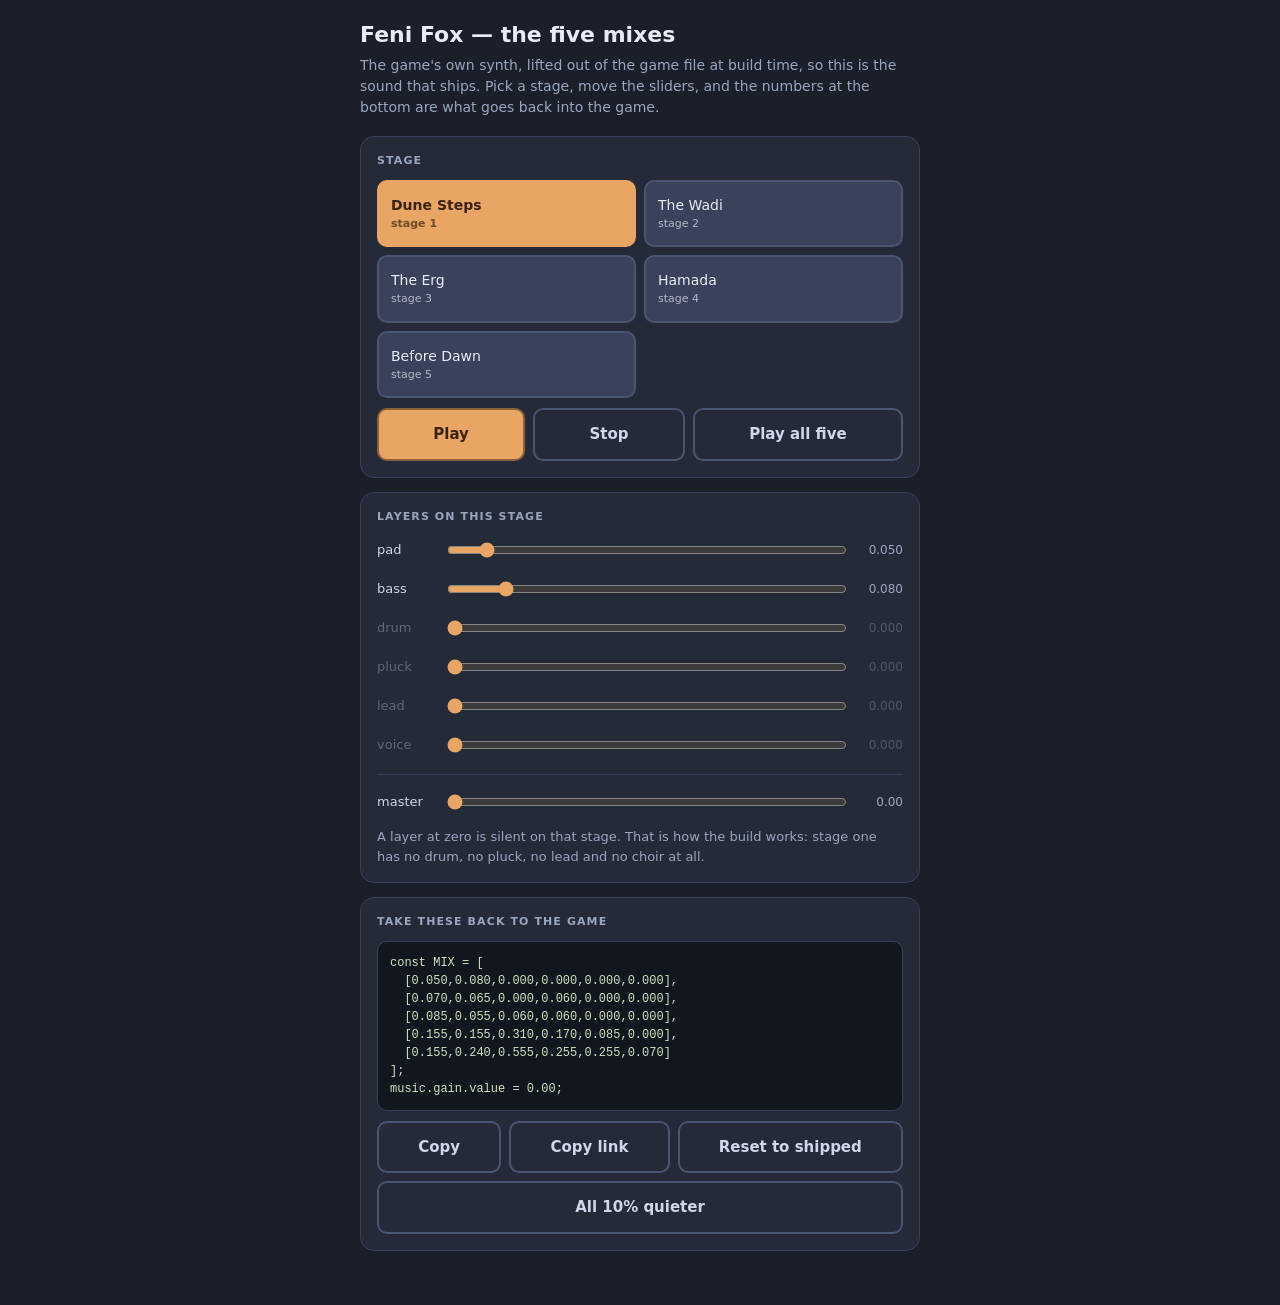
<file: public/fennec-music.html>
<!doctype html>
<meta charset="utf-8">
<meta name="viewport" content="width=device-width, initial-scale=1, viewport-fit=cover">
<title>Feni Fox — the five mixes</title>
<style>
  :root { --ink:#3A2A18; --line:#8A6338; --paper:#FBF0DE; --warm:#E8A563; }
  * { box-sizing: border-box; -webkit-tap-highlight-color: transparent }
  body {
    margin: 0; padding: 18px 16px 40px; background: #1b1f2a; color: #e8ecf6;
    font: 15px/1.5 "Avenir Next", "Segoe UI", Roboto, system-ui, sans-serif;
  }
  .wrap { max-width: 560px; margin: 0 auto }
  h1 { font-size: 22px; margin: 0 0 4px }
  p.sub { color: #9aa6c0; margin: 0 0 18px; font-size: 14px }
  .panel { background: #242a38; border: 1px solid #39415a; border-radius: 14px;
           padding: 16px; margin-bottom: 14px }
  h2 { font-size: 11px; letter-spacing: .1em; text-transform: uppercase;
       color: #9aa6c0; margin: 0 0 10px; font-weight: 600 }
  .stages { display: grid; grid-template-columns: 1fr 1fr; gap: 8px }
  .stage {
    padding: 13px 12px; border-radius: 10px; border: 2px solid #4a5573;
    background: #39425a; color: #e8ecf6; font: inherit; font-size: 14px;
    text-align: left; cursor: pointer;
  }
  .stage.on { background: var(--warm); border-color: var(--warm); color: #3a2410;
              font-weight: 700 }
  .stage small { display: block; font-size: 11px; opacity: .7 }
  .row { display: grid; grid-template-columns: 58px 1fr 48px; gap: 10px;
         align-items: center; margin-bottom: 9px }
  .row label { font-size: 13px; color: #cfd7ea }
  .row output { font-size: 12px; color: #9aa6c0; text-align: right;
                font-variant-numeric: tabular-nums }
  input[type=range] { width: 100%; accent-color: var(--warm); height: 26px }
  .row.off label, .row.off output { opacity: .35 }
  .btns { display: flex; gap: 8px; flex-wrap: wrap; margin-top: 4px }
  button.go {
    flex: 1 1 auto; padding: 13px; border-radius: 10px; border: 2px solid var(--line);
    background: var(--warm); color: #3a2410; font: inherit; font-weight: 700;
    font-size: 15px; cursor: pointer;
  }
  button.ghost { background: transparent; color: #cfd7ea; border-color: #4a5573;
                 font-weight: 600 }
  pre { background: #11161f; border: 1px solid #39415a; border-radius: 10px;
        padding: 12px; overflow-x: auto; font-size: 12px; color: #cfe3c0;
        margin: 0 0 10px }
  .note { color: #9aa6c0; font-size: 13px; margin: 10px 0 0 }
</style>

<div class="wrap">
  <h1>Feni Fox — the five mixes</h1>
  <p class="sub">The game's own synth, lifted out of the game file at build time,
     so this is the sound that ships. Pick a stage, move the sliders, and the
     numbers at the bottom are what goes back into the game.</p>

  <div class="panel">
    <h2>Stage</h2>
    <div class="stages" id="stages"></div>
    <div class="btns" style="margin-top:10px">
      <button class="go" id="play">Play</button>
      <button class="go ghost" id="stop">Stop</button>
      <button class="go ghost" id="cycle">Play all five</button>
    </div>
  </div>

  <div class="panel">
    <h2>Layers on this stage</h2>
    <div id="sliders"></div>
    <div class="row" style="margin-top:14px;border-top:1px solid #39415a;padding-top:12px">
      <label>master</label>
      <input type="range" id="master" min="0" max="1" step="0.01">
      <output id="masterOut"></output>
    </div>
    <p class="note">A layer at zero is silent on that stage. That is how the build
       works: stage one has no drum, no pluck, no lead and no choir at all.</p>
  </div>

  <div class="panel">
    <h2>Take these back to the game</h2>
    <pre id="out"></pre>
    <div class="btns">
      <button class="go ghost" id="copy">Copy</button>
      <button class="go ghost" id="link">Copy link</button>
      <button class="go ghost" id="reset">Reset to shipped</button>
      <button class="go ghost" id="quieter">All 10% quieter</button>
    </div>
  </div>
</div>

<script>
"use strict";
const SND = (function(){
  let ac = null, music = null, sfx = null, noise = null;
  let timer = null, nextT = 0, pos = 0;
  let enabled = true, level = 0, ducked = false;

  const BPM = 96, S16 = (60 / BPM) / 4;      // one sixteenth, in seconds
  const nt = n => 440 * Math.pow(2, (n - 69) / 12);

  // i - bVII - IV - i, two bars each. The G major is the Dorian colour.
  const CHORDS = [[50,57,62,65], [48,55,60,64], [43,55,59,62], [50,57,62,65]];
  // Eight bars of melody, held back until Night Run.
  const TUNE = [
    {t:0,n:69,d:6},{t:8,n:72,d:4},{t:12,n:74,d:8},{t:24,n:72,d:4},{t:28,n:71,d:8},
    {t:40,n:69,d:6},{t:48,n:67,d:4},{t:52,n:69,d:10},{t:64,n:74,d:6},{t:72,n:76,d:4},
    {t:76,n:74,d:8},{t:88,n:72,d:4},{t:92,n:71,d:10},{t:108,n:69,d:6},{t:116,n:65,d:12}
  ];
  // pad, bass, drum, pluck, lead, voice.
  // Five stages, and the score is the arc: almost nothing at the start, a
  // frame drum, then the melody, then the drums hardening, and a voice over
  // the last one. A fennec is out all night and gets home before dawn.
  // Measured, not guessed: the first version had stages one to three landing
  // within 6% of each other, which is not a build, it is three mixes of the
  // same loudness wearing different hats. Widened until the step is audible.
  // Tuned on the bench by the MD, pasted back verbatim. The printed master
  // came through as 0.00, which is the bench's Stop button zeroing it rather
  // than an instruction to ship silence.
  const MIX = [[.050,.080,.000,.000,.000,.000],
               [.070,.065,.000,.060,.000,.000],
               [.085,.055,.060,.060,.000,.000],
               [.155,.155,.310,.170,.085,.000],
               [.155,.240,.555,.255,.255,.070]];

  function mk(){
    if (ac) return true;
    try {
      const AC = window.AudioContext || window.webkitAudioContext;
      if (!AC) return false;
      ac = new AC();
      // Reported as generally too strong. The build between stages is a ratio,
      // so pulling the whole bed down leaves the arc intact and just makes it
      // sit under the game rather than on top of it.
      music = ac.createGain(); music.gain.value = 0.55;
      sfx   = ac.createGain(); sfx.gain.value = 0.8;
      music.connect(ac.destination); sfx.connect(ac.destination);
      noise = ac.createBuffer(1, ac.sampleRate * 0.6, ac.sampleRate);
      const d = noise.getChannelData(0);
      for (let i = 0; i < d.length; i++) d[i] = Math.random() * 2 - 1;
      return true;
    } catch (e) { ac = null; return false; }
  }

  // The pad is the only layer present on all five stages, so it is the one
  // that reads as "the music" and the one that gets in the way. Darker, slower
  // and a triangle under a single saw instead of two saws beating against each
  // other: a bed to lie under rather than a thing to listen to.
  function pad(t, midi, dur, g){
    const a = ac.createOscillator(), b = ac.createOscillator();
    const f = ac.createBiquadFilter(), hp = ac.createBiquadFilter(), v = ac.createGain();
    a.type = 'sawtooth'; b.type = 'triangle';
    a.frequency.value = nt(midi); b.frequency.value = nt(midi) * 1.003;
    f.type = 'lowpass'; f.frequency.value = 520; f.Q.value = 0.5;
    hp.type = 'highpass'; hp.frequency.value = 90;    // keep it out of the kick
    v.gain.setValueAtTime(0.0001, t);
    v.gain.linearRampToValueAtTime(g, t + 1.1);        // breathes in, never arrives
    v.gain.setTargetAtTime(0.0001, t + dur * 0.62, 0.45);
    a.connect(f); b.connect(f); f.connect(hp); hp.connect(v); v.connect(music);
    a.start(t); b.start(t); a.stop(t + dur + 1.0); b.stop(t + dur + 1.0);
  }
  function pluck(t, midi, g){
    const o = ac.createOscillator(), f = ac.createBiquadFilter(), v = ac.createGain();
    o.type = 'triangle'; o.frequency.value = nt(midi);
    f.type = 'lowpass';
    f.frequency.setValueAtTime(3200, t);
    f.frequency.exponentialRampToValueAtTime(700, t + 0.3);
    v.gain.setValueAtTime(0.0001, t);
    v.gain.linearRampToValueAtTime(g, t + 0.006);
    v.gain.exponentialRampToValueAtTime(0.0001, t + 0.42);
    o.connect(f); f.connect(v); v.connect(music);
    o.start(t); o.stop(t + 0.45);
  }
  function lead(t, midi, dur, g){
    const o = ac.createOscillator(), v = ac.createGain();
    const lfo = ac.createOscillator(), amt = ac.createGain();
    o.type = 'triangle'; o.frequency.value = nt(midi);
    lfo.frequency.value = 5.1; amt.gain.value = 3.4;   // breath, not pitch wobble
    lfo.connect(amt); amt.connect(o.frequency);
    v.gain.setValueAtTime(0.0001, t);
    v.gain.linearRampToValueAtTime(g, t + 0.09);
    v.gain.setTargetAtTime(0.0001, t + dur * 0.75, 0.14);
    o.connect(v); v.connect(music);
    o.start(t); lfo.start(t); o.stop(t + dur + 0.5); lfo.stop(t + dur + 0.5);
  }
  function bass(t, midi, dur, g){
    const o = ac.createOscillator(), v = ac.createGain();
    o.type = 'sine'; o.frequency.value = nt(midi);
    v.gain.setValueAtTime(0.0001, t);
    v.gain.linearRampToValueAtTime(g, t + 0.03);
    v.gain.setTargetAtTime(0.0001, t + dur * 0.6, 0.12);
    o.connect(v); v.connect(music); o.start(t); o.stop(t + dur + 0.3);
  }
  // A vowel is a pair of resonances. Two bandpasses over a sawtooth at roughly
  // 700 and 1150 Hz gives an "ah" that sits behind the lead without competing.
  function voice(t, midi, dur, g, idx){
    const i = idx || 0;
    const o = ac.createOscillator(), out = ac.createGain();
    const vib = ac.createOscillator(), vibAmt = ac.createGain();
    o.type = 'sawtooth';
    // Singers are never quite in tune with each other, and that is the whole
    // difference between one voice and a choir.
    o.frequency.value = nt(midi) * (1 + (i % 2 ? 0.0035 : -0.0028) * (i ? 1 : 0));
    vib.frequency.value = 4.3 + i * 0.45; vibAmt.gain.value = 1.9 + i * 0.3;
    vib.connect(vibAmt); vibAmt.connect(o.frequency);
    const f1 = ac.createBiquadFilter(), f2 = ac.createBiquadFilter(),
          f3 = ac.createBiquadFilter();
    f1.type = f2.type = f3.type = 'bandpass';
    // Lifted from the midnight "ah" toward a brighter vowel, with a third
    // formant for air: this is the sound of it getting light.
    f1.frequency.value = 780 + i * 34; f1.Q.value = 6.5;
    f2.frequency.value = 1260 + i * 55; f2.Q.value = 8;
    f3.frequency.value = 2750 + i * 90; f3.Q.value = 5;
    const g1 = ac.createGain(), g2 = ac.createGain(), g3 = ac.createGain();
    g1.gain.value = 1; g2.gain.value = 0.6; g3.gain.value = 0.28;
    o.connect(f1); o.connect(f2); o.connect(f3);
    f1.connect(g1); f2.connect(g2); f3.connect(g3);
    g1.connect(out); g2.connect(out); g3.connect(out);
    // Make-up gain. Three parallel bandpasses throw away most of a sawtooth's
    // energy, so at the same nominal setting this layer measured 3.4x quieter
    // than the lead and 5.4x quieter than the pad: the slider did nothing you
    // could hear at any position. Measured, not guessed.
    const MAKEUP = 3.5;
    out.gain.setValueAtTime(0.0001, t);
    out.gain.linearRampToValueAtTime(g * MAKEUP, t + 0.45);
    out.gain.setTargetAtTime(0.0001, t + dur * 0.68, 0.32);
    out.connect(music);
    o.start(t); vib.start(t); o.stop(t + dur + 0.8); vib.stop(t + dur + 0.8);
  }

  function skin(t, g, hz, dur, bus){
    const s = ac.createBufferSource(), f = ac.createBiquadFilter(), v = ac.createGain();
    s.buffer = noise;
    f.type = 'bandpass'; f.frequency.value = hz; f.Q.value = 1.1;
    v.gain.setValueAtTime(g, t);
    v.gain.exponentialRampToValueAtTime(0.0001, t + dur);
    s.connect(f); f.connect(v); v.connect(bus || music);
    s.start(t); s.stop(t + dur + 0.05);
  }

  // Frame drum: a dull skin on the downbeats, a tighter tap between them.
  const DRUM = [2,0,0,1, 0,0,1,0, 2,0,1,0, 0,1,0,1];
  // From the fourth stage the frame drum is joined by a straight kit: kick on
  // one and three, backbeat on two and four, eighths on top. The earlier
  // version put a tom on an irregular pattern, which thickened the texture
  // without ever giving it a pulse to walk to.
  const KICK = [1,0,0,0, 0,0,0,0, 1,0,0,0, 0,0,1,0];
  const SNAP = [0,0,0,0, 1,0,0,0, 0,0,0,0, 1,0,0,0];

  function bar(step, t){
    const m = MIX[Math.min(level, MIX.length - 1)];
    const duck = ducked ? 0.35 : 1;
    const chord = CHORDS[Math.floor(step / 32) % CHORDS.length];
    const inBar = step % 16;

    if (step % 32 === 0 && m[0])
      for (const n of chord) pad(t, n, S16 * 32, m[0] * duck * (n < 55 ? .7 : .5));
    if (m[1] && (inBar === 0 || inBar === 10))
      bass(t, chord[0] - 12, S16 * 5, m[1] * duck);
    if (m[2]){
      const hit = DRUM[inBar];
      if (hit === 2){ skin(t, m[2] * duck, 190, 0.22); bass(t, 38, 0.1, m[2] * duck * .5); }
      else if (hit === 1) skin(t, m[2] * duck * 0.45, 1500, 0.06);
      if (level >= 3){
        if (KICK[inBar]){
          bass(t, 31, 0.2, m[2] * duck * 1.2);
          skin(t, m[2] * duck * 0.45, 95, 0.15);
        }
        if (SNAP[inBar]) skin(t, m[2] * duck * 0.78, 1150, 0.14);
        if (inBar % 2 === 0) skin(t, m[2] * duck * 0.2, 2700, 0.035);
      }
    }
    // The choir, and only on the last stage. Four voices in an open voicing
    // with the ninth on top: the brightest thing in the whole score, for the
    // one stage that ends at first light.
    if (m[5] && step % 32 === 0){
      const open = [chord[1], chord[2], chord[3], chord[2] + 14];
      open.forEach((n, i) => voice(t + i * 0.035, n, S16 * 30, m[5] * duck * (i ? 0.62 : 1), i));
    }
    if (m[3] && step % 2 === 0){
      const seq = [0, 2, 1, 3, 2, 1];
      pluck(t, chord[seq[(step / 2) % seq.length]] + 12, m[3] * duck * 0.8);
    }
    if (m[4])
      for (const e of TUNE) if (e.t === step % 128) lead(t, e.n, S16 * e.d, m[4] * duck);
  }

  function pump(){
    if (!ac) return;
    try {
      while (nextT < ac.currentTime + 0.15){
        if (nextT < ac.currentTime) nextT = ac.currentTime + 0.02;
        bar(pos, nextT);
        nextT += S16; pos = (pos + 1) % 128;
      }
    } catch (e) { /* a dropped frame of music is not worth a crash */ }
  }

  return {
    // Called from the first real tap, which is the gesture the browser wants.
    start: function(){
      if (!enabled || !mk()) return;
      try {
        if (ac.state === 'suspended') ac.resume();
        if (!timer){ nextT = ac.currentTime + 0.08; pos = 0; timer = setInterval(pump, 25); }
      } catch (e) { /* no sound is survivable; a thrown error is not */ }
    },
    setLevel: function(n){ level = n; },
    // Exposed so a test can measure the output instead of trusting that a node
    // was created. Harmless in play.
    ctx: function(){ return ac; },
    // Read and write the mix at runtime, so it can be dialled in by ear on a
    // bench instead of guessed at in source and redeployed to find out.
    mix: function(){ return MIX.map(r => r.slice()); },
    setMix: function(m){
      for (let i = 0; i < MIX.length && i < m.length; i++)
        for (let j = 0; j < MIX[i].length && j < m[i].length; j++) MIX[i][j] = +m[i][j];
    },
    master: function(){ return music ? music.gain.value : 0; },
    setMaster: function(v){ if (music) music.gain.value = +v; },
    // Restart the sequencer at the top of the loop. Comparing two stages is
    // only meaningful on the same bars: the lead and the chords move through a
    // 20 second cycle, so an unaligned window measures the music, not the mix.
    rewind: function(){ if (ac){ pos = 0; nextT = ac.currentTime + 0.05; } },
    tap: function(node){ if (ac){ music.connect(node); sfx.connect(node); } },
    duck: function(v){ ducked = !!v; },
    enabled: function(){ return enabled; },
    toggle: function(){
      enabled = !enabled;
      try {
        if (!enabled){ if (timer){ clearInterval(timer); timer = null; } if (ac) ac.suspend(); }
        else this.start();
      } catch (e) { /* ignore */ }
      return enabled;
    },
    // --- effects, all cheap and all forgiving ---
    blip: function(midi, g, type){
      if (!enabled || !ac) return;
      try {
        const o = ac.createOscillator(), v = ac.createGain(), t = ac.currentTime;
        o.type = type || 'triangle'; o.frequency.value = nt(midi);
        v.gain.setValueAtTime(0.0001, t);
        v.gain.linearRampToValueAtTime(g, t + 0.008);
        v.gain.exponentialRampToValueAtTime(0.0001, t + 0.18);
        o.connect(v); v.connect(sfx); o.start(t); o.stop(t + 0.2);
      } catch (e) { /* ignore */ }
    },
    sweep: function(a, b, g, dur, type){
      if (!enabled || !ac) return;
      try {
        const o = ac.createOscillator(), v = ac.createGain(), t = ac.currentTime;
        o.type = type || 'sawtooth';
        o.frequency.setValueAtTime(nt(a), t);
        o.frequency.exponentialRampToValueAtTime(nt(b), t + dur);
        v.gain.setValueAtTime(0.0001, t);
        v.gain.linearRampToValueAtTime(g, t + 0.01);
        v.gain.exponentialRampToValueAtTime(0.0001, t + dur);
        o.connect(v); v.connect(sfx); o.start(t); o.stop(t + dur + 0.05);
      } catch (e) { /* ignore */ }
    },
    hiss: function(g, hz, dur){
      if (!enabled || !ac || !noise) return;
      try { skin(ac.currentTime, g, hz, dur, sfx); } catch (e) { /* ignore */ }
    },
    date:   function(){ this.blip(81 + (Math.random() * 3 | 0), 0.1); },
    jump:   function(){ this.sweep(62, 74, 0.06, 0.13, 'triangle'); },
    bound:  function(){ this.sweep(69, 84, 0.08, 0.17, 'triangle'); this.hiss(0.05, 2600, 0.12); },
    dash:   function(){ this.sweep(88, 60, 0.09, 0.2, 'sawtooth'); this.hiss(0.1, 1800, 0.18); },
    stomp:  function(){ this.sweep(55, 36, 0.11, 0.17, 'square'); },
    hurt:   function(){ this.sweep(60, 41, 0.13, 0.32, 'sawtooth'); },
    melon:  function(){ [69,74,78].forEach((n,i) => setTimeout(() => this.blip(n, 0.1), i * 70)); },
    flower: function(){ [76,81,88].forEach((n,i) => setTimeout(() => this.blip(n, 0.09, 'sine'), i * 60)); },
    win:    function(){ [62,66,69,74].forEach((n,i) => setTimeout(() => this.blip(n, 0.11), i * 110)); },
    lose:   function(){ this.sweep(57, 33, 0.14, 0.7, 'sawtooth'); }
  };
})();

/* ---------------- bench ---------------- */
const LAYERS = ["pad","bass","drum","pluck","lead","voice"];
const STAGES = ["1 Dune Steps","2 The Wadi","3 The Erg","4 Hamada","5 Before Dawn"];
const SHIPPED = SND.mix();
let stage = 0, cycling = null;

const elStages = document.getElementById('stages');
const elSliders = document.getElementById('sliders');
const elOut = document.getElementById('out');
const elMaster = document.getElementById('master');
const elMasterOut = document.getElementById('masterOut');

elStages.innerHTML = STAGES.map((s, i) =>
  '<button class="stage" data-i="' + i + '">' + s.slice(2) +
  '<small>stage ' + (i + 1) + '</small></button>').join('');

elSliders.innerHTML = LAYERS.map((l, j) =>
  '<div class="row" data-j="' + j + '"><label>' + l + '</label>' +
  '<input type="range" min="0" max="0.6" step="0.005" data-j="' + j + '">' +
  '<output data-j="' + j + '"></output></div>').join('');

function draw(){
  const mix = SND.mix();
  [...elStages.children].forEach((b, i) => b.classList.toggle('on', i === stage));
  LAYERS.forEach((l, j) => {
    const v = mix[stage][j];
    elSliders.querySelector('input[data-j="' + j + '"]').value = v;
    elSliders.querySelector('output[data-j="' + j + '"]').textContent = v.toFixed(3);
    elSliders.querySelector('.row[data-j="' + j + '"]').classList.toggle('off', v === 0);
  });
  const m = SND.master();
  elMaster.value = m; elMasterOut.textContent = m.toFixed(2);
  elOut.textContent = 'const MIX = [' +
    mix.map((r, i) => '\n  [' + r.map(v => v.toFixed(3)).join(',') + ']' +
      (i < mix.length - 1 ? ',' : '')).join('') + '\n];\n' +
    'music.gain.value = ' + m.toFixed(2) + ';';
}

elStages.onclick = e => {
  const b = e.target.closest('.stage'); if (!b) return;
  stage = +b.dataset.i; SND.setLevel(stage); SND.rewind(); draw();
};
elSliders.oninput = e => {
  const j = +e.target.dataset.j;
  const mix = SND.mix();
  mix[stage][j] = +e.target.value;
  SND.setMix(mix); draw();
};
elMaster.oninput = e => { SND.setMaster(+e.target.value); draw(); };

document.getElementById('play').onclick = () => {
  SND.start(); SND.setLevel(stage); SND.rewind();
  // master lives on a gain node, which does not exist until the context does
  if (pendingMaster !== null){ SND.setMaster(pendingMaster); pendingMaster = null; }
  else if (SND.master() === 0) SND.setMaster(0.55);
  draw();
};
document.getElementById('stop').onclick = () => {
  if (cycling){ clearInterval(cycling); cycling = null; }
  if (SND.enabled()) SND.toggle();
  setTimeout(() => { if (!SND.enabled()) SND.toggle(); }, 50);  // keep it armed
  SND.setMaster(0);
  draw();
};
document.getElementById('cycle').onclick = () => {
  SND.start(); if (SND.master() === 0) SND.setMaster(0.55);
  if (cycling){ clearInterval(cycling); cycling = null; return; }
  stage = 0; SND.setLevel(0); SND.rewind(); draw();
  // 20 seconds is one full turn of the chord loop, so each stage is heard
  // through the same music rather than a different slice of it.
  cycling = setInterval(() => {
    stage = (stage + 1) % 5;
    SND.setLevel(stage); SND.rewind(); draw();
  }, 20000);
};
document.getElementById('reset').onclick = () => {
  SND.setMix(SHIPPED.map(r => r.slice())); SND.setMaster(0.55); draw();
};
document.getElementById('quieter').onclick = () => {
  SND.setMix(SND.mix().map(r => r.map(v => +(v * 0.9).toFixed(3)))); draw();
};
document.getElementById('copy').onclick = () => {
  navigator.clipboard && navigator.clipboard.writeText(elOut.textContent);
};

/* A mix lives in this page's memory and nowhere else, so moving the sliders
   and saying "I've changed it" sends nothing to anybody. The hash carries the
   whole mix, which makes a tuned bench a link you can paste. */
function encode(){
  const flat = SND.mix().reduce((a, r) => a.concat(r), []);
  return '#m=' + flat.map(v => Math.round(v * 1000)).join('.') +
         '&v=' + Math.round(SND.master() * 100);
}
function decode(){
  const h = location.hash || '';
  const m = /#m=([\d.]+)&v=(\d+)/.exec(h);
  if (!m) return false;
  const flat = m[1].split('.').map(n => +n / 1000);
  if (flat.length !== 30) return false;
  const rows = [];
  for (let i = 0; i < 5; i++) rows.push(flat.slice(i * 6, i * 6 + 6));
  SND.setMix(rows);
  pendingMaster = +m[2] / 100;
  return true;
}
let pendingMaster = null;
document.getElementById('link').onclick = () => {
  const url = location.origin + location.pathname + encode();
  if (navigator.clipboard) navigator.clipboard.writeText(url);
  const b = document.getElementById('link');
  b.textContent = 'Link copied'; setTimeout(() => { b.textContent = 'Copy link'; }, 1600);
};
if (decode()) document.getElementById('out').scrollIntoView({ block: 'nearest' });

SND.setLevel(0);
draw();
window.__bench = { SND: SND, set stage(v){ stage = v; }, get stage(){ return stage; }, draw: draw };
</script>
</file>
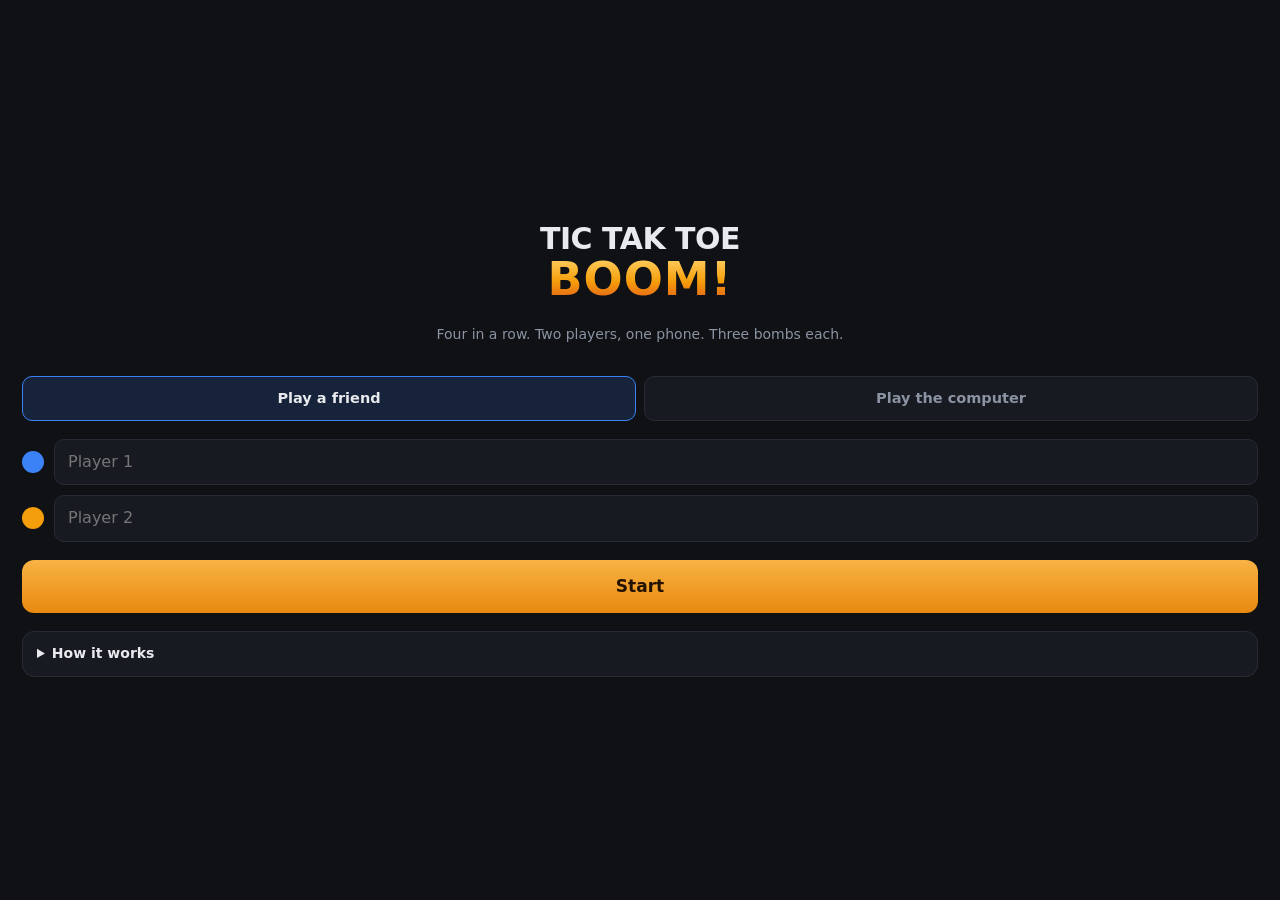
<file: public/tic-tak-toe-boom.html>
<!doctype html>
<html lang="en">
<head>
<meta charset="utf-8">
<title>Tic Tak Toe BOOM!</title>
<meta name="viewport" content="width=device-width,initial-scale=1">
<style>
  /* Palette borrowed from Pure Chat so the game does not look like a guest. */
  :root {
    --bg: #0f1115;
    --panel: #171a21;
    --line: #262b36;
    --text: #e8eaed;
    --muted: #8b93a3;
    --p1: #3b82f6;
    --p2: #f59e0b;
    --hole: #0b0d11;

    /* The board has its own colour rather than borrowing --panel. At #171a21
       it sat within a few percent of the page at #0f1115, so in bright light
       the whole thing read as one flat rectangle. Teal because it clears both
       token colours: blue #3b82f6 and amber #f59e0b. The hole contrast does
       half the work, so it darkens with it. */
    --board: #174a54;
    --board-edge: #2a6f7d;
    --board-hole: #07171b;
  }

  * { box-sizing: border-box; -webkit-tap-highlight-color: transparent; }
  html, body { height: 100%; margin: 0; }

  body {
    background: var(--bg);
    color: var(--text);
    font: 16px/1.4 -apple-system, BlinkMacSystemFont, "Segoe UI", system-ui, sans-serif;
    -webkit-font-smoothing: antialiased;
    display: flex;
    flex-direction: column;
    overflow: hidden;
    user-select: none;
  }

  button { font: inherit; color: inherit; border: 0; background: none; cursor: pointer; }

  /* ---------- Start screen ---------- */

  #start {
    flex: 1;
    display: flex;
    flex-direction: column;
    justify-content: center;
    gap: 18px;
    padding: 22px;
    overflow-y: auto;
  }

  .wordmark {
    text-align: center;
    line-height: 1.05;
  }
  .wordmark .a { font-size: 30px; font-weight: 700; letter-spacing: -0.5px; }
  .wordmark .b {
    display: block;
    font-size: 46px;
    font-weight: 900;
    letter-spacing: 1px;
    background: linear-gradient(180deg, #ffd56b, #f59e0b 55%, #e05a1a);
    -webkit-background-clip: text;
    background-clip: text;
    color: transparent;
  }
  .tagline { text-align: center; color: var(--muted); font-size: 14px; margin-top: 4px; }

  .modes { display: flex; gap: 8px; }
  .mode {
    flex: 1;
    padding: 11px 8px;
    border-radius: 10px;
    border: 1px solid var(--line);
    background: var(--panel);
    color: var(--muted);
    font-size: 14.5px;
    font-weight: 600;
  }
  .mode.on { border-color: var(--p1); background: #16233a; color: var(--text); }

  .names { display: flex; flex-direction: column; gap: 10px; }
  .name-row.locked input { display: none; }
  .name-row .fixed { font-weight: 700; }
  .name-row .fixed small { color: var(--muted); font-weight: 400; margin-left: 6px; }
  .name-row { display: flex; align-items: center; gap: 10px; }
  .name-row .disc { width: 22px; height: 22px; border-radius: 50%; flex: 0 0 auto; }
  .name-row input {
    flex: 1;
    min-width: 0;
    padding: 11px 13px;
    font: inherit;
    color: var(--text);
    background: var(--panel);
    border: 1px solid var(--line);
    border-radius: 10px;
  }
  .name-row input:focus { outline: none; border-color: var(--p1); }

  .primary {
    padding: 15px;
    width: 100%;
    border-radius: 12px;
    font-weight: 700;
    font-size: 17px;
    background: linear-gradient(180deg, #f8b344, #e8890f);
    color: #241300;
  }
  .primary:active { transform: translateY(1px); }

  details.rules {
    background: var(--panel);
    border: 1px solid var(--line);
    border-radius: 12px;
    padding: 12px 14px;
    font-size: 14px;
    color: var(--muted);
  }
  details.rules summary { cursor: pointer; color: var(--text); font-weight: 600; }
  details.rules ul { margin: 10px 0 0; padding-left: 18px; }
  details.rules li { margin-bottom: 7px; }
  details.rules b { color: var(--text); font-weight: 600; }

  /* ---------- Game screen ---------- */

  #game { flex: 1; display: none; flex-direction: column; min-height: 0; padding: 10px 12px 12px; }

  /* One phone, two people, so each player gets their own panel with their own
     bombs and their own button. The active one lights up in their colour. */
  .panel {
    display: flex;
    align-items: center;
    gap: 9px;
    padding: 10px 11px;
    background: var(--panel);
    border: 1px solid var(--line);
    border-radius: 12px;
    opacity: .5;
    transition: opacity .2s, border-color .2s;
  }
  .panel.active { opacity: 1; }
  .panel.active.p1 { border-color: var(--p1); }
  .panel.active.p2 { border-color: var(--p2); }

  .panel .disc { width: 18px; height: 18px; border-radius: 50%; flex: 0 0 auto; }
  .panel.p1 .disc { background: var(--p1); }
  .panel.p2 .disc { background: var(--p2); }

  .panel .name {
    font-weight: 700;
    font-size: 15px;
    overflow: hidden;
    text-overflow: ellipsis;
    white-space: nowrap;
    min-width: 0;
  }
  .panel .verb { font-size: 12px; color: var(--muted); flex: 0 0 auto; }
  .panel .pips { margin-left: auto; display: flex; gap: 3px; flex: 0 0 auto; }
  .panel .pip { font-size: 14px; filter: grayscale(1) brightness(.45); }
  .panel .pip.live { filter: none; }

  .panel .boom {
    flex: 0 0 auto;
    padding: 8px 13px;
    border-radius: 9px;
    font-size: 13px;
    font-weight: 800;
    letter-spacing: .4px;
    background: #2a1a10;
    border: 1px solid #6b3a16;
    color: #f8b344;
  }
  .panel .boom[disabled] { opacity: .3; }
  .panel .boom.armed { background: linear-gradient(180deg, #f8b344, #e05a1a); color: #241300; border-color: #f8b344; }

  #boardwrap { flex: 1; display: flex; align-items: center; justify-content: center; min-height: 0; padding: 10px 0; }

  #board {
    position: relative;
    width: 100%;
    max-width: 420px;
    max-height: 100%;
    aspect-ratio: 7 / 6;
    background: var(--board);
    border: 1px solid var(--board-edge);
    border-radius: 14px;
    padding: 2.2%;
    overflow: hidden;
  }
  #board.shake { animation: shake .4s; }
  @keyframes shake {
    0%,100% { transform: translate(0,0); }
    15% { transform: translate(-5px, 3px) rotate(-.5deg); }
    35% { transform: translate(5px, -3px) rotate(.5deg); }
    55% { transform: translate(-4px, -2px); }
    75% { transform: translate(3px, 2px); }
  }

  #cells { position: absolute; inset: 2.2%; }

  .hole, .tok, .aim {
    position: absolute;
    width: 14.2857%;
    height: 16.6667%;
    display: flex;
    align-items: center;
    justify-content: center;
  }
  .hole > i, .tok > i, .aim > i {
    display: block;
    width: 84%;
    height: 84%;
    border-radius: 50%;
  }
  .hole > i { background: var(--board-hole); box-shadow: inset 0 2px 5px rgba(0,0,0,.65); }

  .tok { transition: top .3s cubic-bezier(.35,0,.7,.3); z-index: 2; }
  .tok > i { box-shadow: inset 0 -3px 7px rgba(0,0,0,.33), inset 0 3px 5px rgba(255,255,255,.3); }
  .tok.p1 > i { background: var(--p1); }
  .tok.p2 > i { background: var(--p2); }
  .tok.fall { transition: top .34s cubic-bezier(.5,0,.75,.35); }
  .tok.win { z-index: 7; }
  .tok.win > i { animation: pulse .8s ease-in-out infinite; }
  @keyframes pulse {
    0%,100% { transform: scale(1.04); box-shadow: 0 0 0 3px #fff, 0 0 14px 4px rgba(255,255,255,.45); }
    50% { transform: scale(1.12); box-shadow: 0 0 0 3px #fff, 0 0 26px 10px rgba(255,255,255,.75); }
  }
  .tok.boom { transition: all .26s ease-out; transform: scale(1.7); opacity: 0; z-index: 4; }

  /* Column tap targets, drawn over the holes and under the tokens. */
  .col {
    position: absolute;
    top: 0;
    bottom: 0;
    width: 14.2857%;
    z-index: 3;
    border-radius: 8px;
  }
  .col.full { cursor: not-allowed; }
  #board:not(.targeting) .col:active { background: rgba(255,255,255,.07); }
  .col.nope { animation: nope .3s; }
  @keyframes nope {
    0%,100% { transform: translateX(0); }
    30% { transform: translateX(-4px); }
    70% { transform: translateX(4px); }
  }

  /* Bomb targeting */
  #board.targeting .col { display: none; }
  .aim { z-index: 5; }
  .aim > i {
    border: 2px dashed rgba(255,255,255,.55);
    background: rgba(240,120,30,.18);
    animation: breathe 1.1s ease-in-out infinite;
  }
  @keyframes breathe { 0%,100% { opacity: .5; } 50% { opacity: 1; } }

  .flash {
    position: absolute;
    border-radius: 50%;
    z-index: 6;
    pointer-events: none;
    background: radial-gradient(circle, #fff 0%, #ffd56b 28%, #f0701e 52%, rgba(240,90,20,0) 72%);
    animation: flash .45s ease-out forwards;
  }
  @keyframes flash {
    from { transform: scale(.25); opacity: 1; }
    to { transform: scale(1.5); opacity: 0; }
  }

  #hint { text-align: center; font-size: 12.5px; color: var(--muted); margin: 8px 2px 0; min-height: 17px; }

  /* ---------- End ----------
     A sheet at the bottom rather than a full cover, and the board lifts and
     shrinks to sit above it. You have just made a line; you should be able to
     watch it pulse while you read who won. */

  #game.ended #boardwrap { align-items: flex-start; padding-top: 0; }
  #game.ended #board { transform: scale(.8); transform-origin: top center; transition: transform .45s ease; }

  #over {
    position: fixed;
    inset: 0;
    display: none;
    flex-direction: column;
    justify-content: flex-end;
    z-index: 20;
    text-align: center;
    background: linear-gradient(rgba(10,12,16,0) 0%, rgba(10,12,16,0) 40%, rgba(10,12,16,.6) 52%, rgba(10,12,16,.93) 62%);
    animation: fadein .3s ease;
  }
  @keyframes fadein { from { opacity: 0; } to { opacity: 1; } }
  #over.on { display: flex; }
  #over .card {
    background: var(--panel);
    border: 1px solid var(--line);
    border-radius: 16px;
    margin: 12px;
    padding: 20px 18px 16px;
    display: flex;
    flex-direction: column;
    align-items: center;
    gap: 11px;
  }
  #over .big { font-size: 30px; font-weight: 900; line-height: 1.1; }
  #over .sub { color: var(--muted); font-size: 14.5px; margin: 0; }
  #over .acts { display: flex; flex-direction: column; gap: 9px; width: 100%; }
  #over .ghost {
    padding: 14px;
    border-radius: 12px;
    border: 1px solid var(--line);
    background: #10131a;
    font-weight: 600;
  }
  #over .fine { font-size: 12px; color: var(--muted); margin: 0; }
  .sr { position: absolute; width: 1px; height: 1px; overflow: hidden; clip: rect(0 0 0 0); }
</style>
</head>
<body>

<!-- ===================== Start ===================== -->
<div id="start">
  <div class="wordmark">
    <span class="a">TIC TAK TOE</span>
    <span class="b">BOOM!</span>
  </div>
  <p class="tagline">Four in a row. Two players, one phone. Three bombs each.</p>

  <div class="modes">
    <button class="mode on" id="mFriend">Play a friend</button>
    <button class="mode" id="mCpu">Play the computer</button>
  </div>

  <div class="names">
    <div class="name-row">
      <span class="disc" style="background:var(--p1)"></span>
      <label class="sr" for="n1">Player one</label>
      <input id="n1" maxlength="14" placeholder="Player 1" autocomplete="off">
    </div>
    <div class="name-row" id="row2">
      <span class="disc" style="background:var(--p2)"></span>
      <label class="sr" for="n2">Player two</label>
      <input id="n2" maxlength="14" placeholder="Player 2" autocomplete="off">
      <span class="fixed" id="cpuName" hidden>Computer<small>plays amber</small></span>
    </div>
  </div>

  <button class="primary" id="go">Start</button>

  <details class="rules">
    <summary>How it works</summary>
    <ul>
      <li>Tap a column to drop your token. It falls to the lowest free slot. <b>Four in a row wins</b>, any direction.</li>
      <li>You get <b>three bombs</b>. Tap BOOM, then tap any token on the board. That token and the <b>four touching it</b>, up, down and either side, are destroyed. Corners survive, your own tokens do not.</li>
      <li>A bomb <b>costs your whole turn</b>, and everything above the hole falls into it.</li>
      <li><b>Playing the computer?</b> It takes a win when it has one, blocks yours, and will not bomb unless the rubble leaves it ahead. It gets three bombs like you do.</li>
      <li><b>A four made by the collapse still counts</b>, even if it is your opponent's. If the dust settles and you both have four, the <b>longest line wins</b>. Equal longest is a dead heat.</li>
    </ul>
  </details>
</div>

<!-- ===================== Game ===================== -->
<div id="game">
  <div class="panel p2" id="panel2">
    <span class="disc"></span>
    <span class="name" id="name2"></span>
    <span class="verb" id="verb2"></span>
    <span class="pips" id="pips2"></span>
    <button class="boom" id="boom2">BOOM</button>
  </div>

  <div id="boardwrap">
    <div id="board">
      <div id="cells"></div>
    </div>
  </div>

  <div class="panel p1" id="panel1">
    <span class="disc"></span>
    <span class="name" id="name1"></span>
    <span class="verb" id="verb1"></span>
    <span class="pips" id="pips1"></span>
    <button class="boom" id="boom1">BOOM</button>
  </div>

  <p id="hint"></p>
</div>

<!-- ===================== End ===================== -->
<div id="over">
  <div class="card">
    <div class="big" id="overBig"></div>
    <p class="sub" id="overSub"></p>
    <div class="acts">
      <button class="primary" id="again">Rematch</button>
      <button class="ghost" id="post">Post the result to the chat</button>
    </div>
    <p class="fine">Posting closes the game and drops the result into the conversation.</p>
  </div>
</div>

<script>
(function () {
  'use strict';

  var COLS = 7, ROWS = 6, NEED = 4, BOMBS = 3;

  // grid[r][c] holds a token object or null. r = 0 is the BOTTOM row, which
  // makes gravity the direction of decreasing r and saves inverting it in
  // every loop. Only the renderer cares which way up the screen is.
  var grid, tokens, turn, bombs, armed, locked, nextId, moves;
  var names = ['Player 1', 'Player 2'];
  var mode = 'friend';   // 'friend' = two people on this phone, 'cpu' = play the computer
  var CPU = 1;           // the computer always takes the amber seat, so the human goes first

  var $ = function (id) { return document.getElementById(id); };
  var board = $('board'), cells = $('cells');

  /* ---------------- Sound -------------------------------------------------
     Web Audio, built on the first tap. There is no network in the sandbox,
     so every sound is synthesised rather than loaded. */

  var ac = null;
  function audio() {
    if (!ac) {
      var C = window.AudioContext || window.webkitAudioContext;
      if (C) ac = new C();
    }
    if (ac && ac.state === 'suspended') ac.resume();
    return ac;
  }

  function tone(freq, to, dur, type, vol) {
    var a = audio(); if (!a) return;
    var o = a.createOscillator(), g = a.createGain();
    o.type = type || 'square';
    o.frequency.setValueAtTime(freq, a.currentTime);
    if (to) o.frequency.exponentialRampToValueAtTime(to, a.currentTime + dur);
    g.gain.setValueAtTime(vol == null ? 0.07 : vol, a.currentTime);
    g.gain.exponentialRampToValueAtTime(0.0001, a.currentTime + dur);
    o.connect(g); g.connect(a.destination);
    o.start(); o.stop(a.currentTime + dur + 0.02);
  }

  function sfxDrop() { tone(420, 180, 0.12, 'square', 0.05); }
  function sfxLand() { tone(140, 90, 0.09, 'sine', 0.09); }

  function sfxBoom() {
    var a = audio(); if (!a) return;
    var n = a.sampleRate * 0.55, buf = a.createBuffer(1, n, a.sampleRate), d = buf.getChannelData(0);
    for (var i = 0; i < n; i++) d[i] = (Math.random() * 2 - 1) * Math.pow(1 - i / n, 2.2);
    var s = a.createBufferSource(); s.buffer = buf;
    var lp = a.createBiquadFilter(); lp.type = 'lowpass';
    lp.frequency.setValueAtTime(1400, a.currentTime);
    lp.frequency.exponentialRampToValueAtTime(90, a.currentTime + 0.5);
    var g = a.createGain(); g.gain.setValueAtTime(0.5, a.currentTime);
    g.gain.exponentialRampToValueAtTime(0.0001, a.currentTime + 0.55);
    s.connect(lp); lp.connect(g); g.connect(a.destination);
    s.start();
    tone(70, 34, 0.45, 'sine', 0.3);
  }

  function sfxWin() {
    [0, 120, 240, 420].forEach(function (ms, i) {
      setTimeout(function () { tone([523, 659, 784, 1047][i], null, 0.3, 'triangle', 0.08); }, ms);
    });
  }

  function sfxTie() {
    [0, 160].forEach(function (ms, i) { setTimeout(function () { tone([330, 262][i], null, 0.34, 'triangle', 0.08); }, ms); });
  }

  /* ---------------- Board model ------------------------------------------ */

  function reset() {
    grid = [];
    for (var r = 0; r < ROWS; r++) { grid.push([]); for (var c = 0; c < COLS; c++) grid[r].push(null); }
    tokens = [];
    turn = 0; bombs = [BOMBS, BOMBS]; armed = false; locked = false; nextId = 1; moves = 0;
    cells.innerHTML = '';

    // The holes are static scenery, drawn once behind everything.
    for (var hr = 0; hr < ROWS; hr++) {
      for (var hc = 0; hc < COLS; hc++) {
        var h = document.createElement('div');
        h.className = 'hole';
        place(h, hc, hr);
        h.innerHTML = '<i></i>';
        cells.appendChild(h);
      }
    }
    for (var cc = 0; cc < COLS; cc++) cells.appendChild(colTarget(cc));

    board.classList.remove('targeting');
    $('game').classList.remove('ended');
    $('over').classList.remove('on');
    paint();
  }

  // Percentage positioning, so the board scales to whatever width it is given
  // and a row change can simply be transitioned.
  function place(el, c, r) {
    el.style.left = (c * 100 / COLS) + '%';
    el.style.top = ((ROWS - 1 - r) * 100 / ROWS) + '%';
  }

  function colTarget(c) {
    var d = document.createElement('div');
    d.className = 'col';
    d.dataset.c = c;
    d.style.left = (c * 100 / COLS) + '%';
    d.addEventListener('click', function () { drop(c); });
    return d;
  }

  function lowestFree(c) {
    for (var r = 0; r < ROWS; r++) if (!grid[r][c]) return r;
    return -1;
  }

  function addToken(p, c, r) {
    var el = document.createElement('div');
    el.className = 'tok p' + (p + 1);
    el.innerHTML = '<i></i>';
    var t = { id: nextId++, p: p, c: c, r: r, el: el };
    el.addEventListener('click', function (e) {
      if (!armed) return;
      e.stopPropagation();
      detonate(t.c, t.r);
    });
    // Start one row above the board and fall in, which is cheaper than
    // animating a real trajectory and reads the same.
    place(el, c, ROWS);
    cells.appendChild(el);
    grid[r][c] = t;
    tokens.push(t);
    void el.offsetHeight; // Commit the start position, or the browser batches
    requestAnimationFrame(function () { place(el, c, r); }); // both and nothing falls
    return t;
  }

  /* ---------------- Turns ------------------------------------------------- */

  function drop(c) {
    if (locked || armed) return;
    if (mode === 'cpu' && turn === CPU && !cpuActing) return;
    var r = lowestFree(c);
    if (r < 0) {
      var t = cells.querySelector('.col[data-c="' + c + '"]');
      t.classList.add('nope');
      setTimeout(function () { t.classList.remove('nope'); }, 320);
      say('That column is full.');
      return;
    }
    locked = true;
    sfxDrop();
    var tok = addToken(turn, c, r);
    moves++;
    setTimeout(function () {
      sfxLand();
      // A drop can only ever complete a line for the player who made it, so
      // there is nothing to arbitrate here. The bomb path is the messy one.
      var run = longest(turn);
      if (run.len >= NEED) return finish(turn, run);
      if (full()) return finish(-1, null);
      locked = false;
      hand();
    }, 330);
  }

  function arm() {
    if (locked) return;
    if (mode === 'cpu' && turn === CPU) return;
    if (!bombs[turn]) { say('No bombs left.'); return; }
    armed = !armed;
    board.classList.toggle('targeting', armed);
    say(armed ? 'Tap a token. It and the four touching it go.' : '');
    aim(armed);
    paint();
  }

  // A ring on every token that can be targeted, so it is obvious the board is
  // waiting for a different kind of tap.
  function aim(on) {
    Array.prototype.forEach.call(cells.querySelectorAll('.aim'), function (n) { n.remove(); });
    if (!on) return;
    tokens.forEach(function (t) {
      var a = document.createElement('div');
      a.className = 'aim';
      a.innerHTML = '<i></i>';
      place(a, t.c, t.r);
      a.addEventListener('click', function (e) { e.stopPropagation(); detonate(t.c, t.r); });
      cells.appendChild(a);
    });
  }

  function detonate(c0, r0) {
    if (locked || !armed || !bombs[turn]) return;
    locked = true;
    armed = false;
    board.classList.remove('targeting');
    aim(false);
    bombs[turn]--;
    moves++;
    say('');
    paint();

    // A plus: the target and the four cells touching it edge on. Corners
    // survive. Nine of forty two cells was too much board to take in one turn.
    var bomber = turn, hit = [];
    var BLAST = [[0, 0], [0, 1], [0, -1], [1, 0], [-1, 0]];
    for (var i = 0; i < BLAST.length; i++) {
      var c = c0 + BLAST[i][0], r = r0 + BLAST[i][1];
      if (r < 0 || r >= ROWS || c < 0 || c >= COLS) continue;
      if (grid[r][c]) hit.push(grid[r][c]);
    }

    sfxBoom();
    board.classList.add('shake');
    setTimeout(function () { board.classList.remove('shake'); }, 420);

    var f = document.createElement('div');
    f.className = 'flash';
    f.style.width = (3 * 100 / COLS) + '%';
    f.style.height = (3 * 100 / ROWS) + '%';
    f.style.left = ((c0 - 1) * 100 / COLS) + '%';
    f.style.top = ((ROWS - 1 - (r0 + 1)) * 100 / ROWS) + '%';
    cells.appendChild(f);
    setTimeout(function () { f.remove(); }, 470);

    hit.forEach(function (t) {
      grid[t.r][t.c] = null;
      tokens.splice(tokens.indexOf(t), 1);
      t.el.classList.add('boom');
      setTimeout(function () { t.el.remove(); }, 280);
    });

    setTimeout(function () { collapse(bomber); }, 290);
  }

  // Everything above a hole falls into it. Order within a column is preserved,
  // so a column is just compacted downwards.
  function collapse(bomber) {
    for (var c = 0; c < COLS; c++) {
      var stack = [];
      for (var r = 0; r < ROWS; r++) { if (grid[r][c]) stack.push(grid[r][c]); grid[r][c] = null; }
      for (var i = 0; i < stack.length; i++) {
        var t = stack[i];
        grid[i][c] = t;
        if (t.r !== i) {
          t.r = i;
          t.el.classList.add('fall');
          place(t.el, c, i);
        }
      }
    }

    setTimeout(function () {
      tokens.forEach(function (t) { t.el.classList.remove('fall'); });
      judge(bomber);
    }, 380);
  }

  /* The rule the MD set: a four made by the collapse counts, whoever it
     belongs to. If both players are left holding four, the longer line wins,
     and an equal longest is a dead heat. */
  function judge(bomber) {
    var a = longest(0), b = longest(1);
    var aWin = a.len >= NEED, bWin = b.len >= NEED;

    if (aWin && bWin) {
      if (a.len > b.len) return finish(0, a);
      if (b.len > a.len) return finish(1, b);
      return finish(-2, { a: a, b: b, bomber: bomber });
    }
    if (aWin) return finish(0, a);
    if (bWin) return finish(1, b);
    if (full()) return finish(-1, null);
    locked = false;
    hand();
  }

  function full() { return tokens.length >= COLS * ROWS; }

  /* ---------------- Lines ------------------------------------------------- */

  var DIRS = [[1, 0], [0, 1], [1, 1], [1, -1]];

  // The longest run anywhere on the board for one player, with the cells that
  // make it up so they can be lit. Used for the win test and for arbitrating
  // a double, which is why it returns a length rather than a boolean.
  function longest(p) {
    var best = { len: 0, cellsIn: [] };
    for (var r = 0; r < ROWS; r++) {
      for (var c = 0; c < COLS; c++) {
        var t = grid[r][c];
        if (!t || t.p !== p) continue;
        for (var d = 0; d < DIRS.length; d++) {
          var dc = DIRS[d][0], dr = DIRS[d][1];
          // Only count from the start of a run, so each run is measured once.
          var pr = r - dr, pc = c - dc;
          if (pr >= 0 && pr < ROWS && pc >= 0 && pc < COLS && grid[pr][pc] && grid[pr][pc].p === p) continue;
          var run = [];
          var rr = r, cc = c;
          while (rr >= 0 && rr < ROWS && cc >= 0 && cc < COLS && grid[rr][cc] && grid[rr][cc].p === p) {
            run.push(grid[rr][cc]); rr += dr; cc += dc;
          }
          if (run.length > best.len) best = { len: run.length, cellsIn: run };
        }
      }
    }
    return best;
  }

  /* ---------------- The computer ------------------------------------------

     Everything below works on a plain array of numbers, never on the board
     you can see. The live grid holds token objects that each carry their own
     DOM element, so trying a move on it would mean drawing it. A computer has
     to try a move, look at what happened and put it back, which is only safe
     on a copy nobody is watching.

     There is one level, and it is built to respect the rule that makes this
     game what it is: a four made by the rubble counts for whoever it belongs
     to. A bomb is therefore never played without first collapsing the board
     in private and checking who is left holding the longer line. */

  var EMPTY = -1;

  /** The live board as plain numbers. */
  function snapshot() {
    var g = [];
    for (var r = 0; r < ROWS; r++) {
      g.push([]);
      for (var c = 0; c < COLS; c++) g[r].push(grid[r][c] ? grid[r][c].p : EMPTY);
    }
    return g;
  }

  function copy(g) { return g.map(function (row) { return row.slice(); }); }

  function simFree(g, c) {
    for (var r = 0; r < ROWS; r++) if (g[r][c] === EMPTY) return r;
    return -1;
  }

  function simDrop(g, c, p) {
    var r = simFree(g, c);
    if (r < 0) return null;
    var n = copy(g);
    n[r][c] = p;
    return n;
  }

  function simCollapse(g) {
    var n = [];
    for (var r = 0; r < ROWS; r++) { n.push([]); for (var c = 0; c < COLS; c++) n[r].push(EMPTY); }
    for (var cc = 0; cc < COLS; cc++) {
      var k = 0;
      for (var rr = 0; rr < ROWS; rr++) if (g[rr][cc] !== EMPTY) { n[k][cc] = g[rr][cc]; k++; }
    }
    return n;
  }

  /** The same plus the real bomb uses, then the same collapse. */
  function simBomb(g, c0, r0) {
    var n = copy(g);
    var B = [[0, 0], [0, 1], [0, -1], [1, 0], [-1, 0]];
    for (var i = 0; i < B.length; i++) {
      var c = c0 + B[i][0], r = r0 + B[i][1];
      if (r < 0 || r >= ROWS || c < 0 || c >= COLS) continue;
      n[r][c] = EMPTY;
    }
    return simCollapse(n);
  }

  function simLongest(g, p) {
    var best = 0;
    for (var r = 0; r < ROWS; r++) {
      for (var c = 0; c < COLS; c++) {
        if (g[r][c] !== p) continue;
        for (var d = 0; d < DIRS.length; d++) {
          var dc = DIRS[d][0], dr = DIRS[d][1];
          var pr = r - dr, pc = c - dc;
          if (pr >= 0 && pr < ROWS && pc >= 0 && pc < COLS && g[pr][pc] === p) continue;
          var len = 0, rr = r, cc = c;
          while (rr >= 0 && rr < ROWS && cc >= 0 && cc < COLS && g[rr][cc] === p) {
            len++; rr += dr; cc += dc;
          }
          if (len > best) best = len;
        }
      }
    }
    return best;
  }

  /** Who the position belongs to, by the same rule judge() applies.
      1 me, -1 them, 0 dead heat, null nobody yet. */
  function verdict(g, me, them) {
    var a = simLongest(g, me), b = simLongest(g, them);
    if (a >= NEED && b >= NEED) return a > b ? 1 : (b > a ? -1 : 0);
    if (a >= NEED) return 1;
    if (b >= NEED) return -1;
    return null;
  }

  /** Columns where p drops and wins outright, right now. */
  function winningDrops(g, p) {
    var out = [];
    for (var c = 0; c < COLS; c++) {
      var n = simDrop(g, c, p);
      if (n && simLongest(n, p) >= NEED) out.push(c);
    }
    return out;
  }

  function occupied(g) {
    var out = [];
    for (var r = 0; r < ROWS; r++) for (var c = 0; c < COLS; c++) if (g[r][c] !== EMPTY) out.push([c, r]);
    return out;
  }

  /** A move is unsafe if it hands the other player a win on their next turn. */
  function safe(g, them) { return winningDrops(g, them).length === 0; }

  /** How much I like a board. Their longest counts for slightly more than
      mine, because in a game where four ends it, stopping them matters more
      than building. */
  function position(g, me, them) {
    return 10 * simLongest(g, me) - 12 * simLongest(g, them);
  }

  /** What a bomb has to beat a plain token by before it is worth spending one
      of three. Tuned by playing: at 0 it bombs constantly, high and it never
      does and the pips are decoration. */
  var BOMB_COST = 10;

  /**
   * Pick a move. Order matters: take a win, stop theirs, then play position.
   * Returns {kind:'drop', c} or {kind:'bomb', c, r}.
   */
  function choose(me) {
    var them = 1 - me;
    var g = snapshot();
    var haveBomb = bombs[me] > 0;
    var i, n, c, cell;

    // 1. A drop that wins. Nothing beats finishing.
    var mine = winningDrops(g, me);
    if (mine.length) return { kind: 'drop', c: mine[0] };

    // 2. A bomb that wins. Only counts if the rubble leaves me holding the
    //    longer line, which is the whole trap in this game.
    if (haveBomb) {
      var cells = occupied(g);
      for (i = 0; i < cells.length; i++) {
        if (verdict(simBomb(g, cells[i][0], cells[i][1]), me, them) === 1) {
          return { kind: 'bomb', c: cells[i][0], r: cells[i][1] };
        }
      }
    }

    // 3. Stop them finishing. One threat can be covered by sitting on it.
    var threats = winningDrops(g, them);
    if (threats.length === 1) return { kind: 'drop', c: threats[0] };

    // 4. Two threats at once cannot both be covered by a token, so this is
    //    what a bomb is actually for: clear the board under them. Never take
    //    one that hands them the game on the collapse.
    if (threats.length > 1 && haveBomb) {
      var cells2 = occupied(g);
      for (i = 0; i < cells2.length; i++) {
        n = simBomb(g, cells2[i][0], cells2[i][1]);
        var v = verdict(n, me, them);
        if (v === -1) continue;
        if (v === 1) return { kind: 'bomb', c: cells2[i][0], r: cells2[i][1] };
        if (winningDrops(n, them).length === 0) {
          return { kind: 'bomb', c: cells2[i][0], r: cells2[i][1] };
        }
      }
    }
    if (threats.length > 1) return { kind: 'drop', c: threats[0] }; // lost anyway, cover one

    // 5. Nothing forced, so play position. Drops and bombs are scored on the
    //    same scale and the best one wins, which is what stops the bombs
    //    sitting unused all game. They carry a cost because there are only
    //    three, so a bomb has to be clearly better than a token, not equal.
    var best = null, bestScore = -1e9;

    for (c = 0; c < COLS; c++) {
      n = simDrop(g, c, me);
      if (!n) continue;
      var score = position(n, me, them) + (3 - Math.abs(c - 3)) + Math.random();
      if (!safe(n, them)) score -= 1000;        // do not gift the next move
      if (score > bestScore) { bestScore = score; best = { kind: 'drop', c: c }; }
    }

    if (haveBomb) {
      var cells3 = occupied(g);
      for (i = 0; i < cells3.length; i++) {
        n = simBomb(g, cells3[i][0], cells3[i][1]);
        if (verdict(n, me, them) !== null) continue;   // settled positions are steps 2 and 4
        var bscore = position(n, me, them) - BOMB_COST + Math.random();
        if (!safe(n, them)) bscore -= 1000;
        if (bscore > bestScore) {
          bestScore = bscore;
          best = { kind: 'bomb', c: cells3[i][0], r: cells3[i][1] };
        }
      }
    }

    if (best) return best;

    // 6. Every column full and nothing scored. Bomb rather than stall.
    if (haveBomb) {
      cell = occupied(g)[0];
      if (cell) return { kind: 'bomb', c: cell[0], r: cell[1] };
    }
    return null;
  }

  /** Take the turn, through the same code a finger goes through. */
  var cpuActing = false;

  function computerTurn() {
    if (mode !== 'cpu' || turn !== CPU || over()) return;
    var move = choose(CPU);
    if (!move) return;
    cpuActing = true;
    locked = false;
    if (move.kind === 'drop') { drop(move.c); }
    else { armed = true; detonate(move.c, move.r); }
    cpuActing = false;
  }

  /** Hand over, and let the computer think for a beat so it feels played. */
  function maybeComputer() {
    if (mode !== 'cpu' || turn !== CPU || over()) return;
    locked = true;
    paint();
    say(names[CPU] + ' is thinking...');
    setTimeout(function () { say(''); computerTurn(); }, 600);
  }

  /* ---------------- Chrome ------------------------------------------------ */

  function paint() {
    for (var p = 0; p < 2; p++) {
      var n = p + 1, mine = p === turn;
      $('name' + n).textContent = names[p];
      $('panel' + n).classList.toggle('active', mine && !over());
      $('verb' + n).textContent = !mine || over() ? '' : (armed ? 'pick a target' : 'to play');

      var pips = '';
      for (var i = 0; i < BOMBS; i++) pips += '<span class="pip' + (i < bombs[p] ? ' live' : '') + '">💣</span>';
      $('pips' + n).innerHTML = pips;

      var btn = $('boom' + n);
      btn.disabled = !mine || !bombs[p] || locked;
      btn.classList.toggle('armed', mine && armed);
    }
  }

  function over() { return $('over').classList.contains('on') || $('game').classList.contains('ended'); }

  function hand() { turn = 1 - turn; paint(); maybeComputer(); }
  function say(s) { $('hint').textContent = s; }

  function finish(winner, run) {
    locked = true;
    armed = false;
    board.classList.remove('targeting');
    aim(false);
    $('game').classList.add('ended');
    paint();

    var big = $('overBig'), sub = $('overSub');

    if (winner === -1) {
      sfxTie();
      big.textContent = 'Board full';
      big.style.color = 'var(--text)';
      sub.textContent = 'Nobody got four. ' + moves + ' moves, and no room left.';
      result = { score: 0, detail: names[0] + ' and ' + names[1] + ' filled the board, no four' };
    } else if (winner === -2) {
      sfxTie();
      var len = run.a.len;
      big.textContent = 'Dead heat';
      big.style.color = 'var(--text)';
      sub.textContent = 'The collapse gave you both ' + len + ' in a row. Equal longest, so nobody takes it.';
      light(run.a.cellsIn); light(run.b.cellsIn);
      result = { score: len, detail: names[0] + ' and ' + names[1] + ' both got ' + len + ' in a row, dead heat' };
    } else {
      sfxWin();
      big.textContent = names[winner] + ' wins';
      big.style.color = winner ? 'var(--p2)' : 'var(--p1)';
      var spare = bombs[winner];
      sub.textContent = run.len + ' in a row, ' + moves + ' moves, ' +
        (spare === BOMBS ? 'without using a bomb.'
          : spare === 0 ? 'and every bomb spent.'
          : bombPhrase(spare) + ' still in hand.');
      light(run.cellsIn);
      result = {
        score: run.len,
        detail: names[winner] + ' beat ' + names[1 - winner] + ', ' + run.len +
          ' in a row, ' + bombPhrase(bombs[winner]) + ' left'
      };
    }

    setTimeout(function () { $('over').classList.add('on'); }, 820);
  }

  function light(list) { list.forEach(function (t) { t.el.classList.add('win'); }); }

  /** One bomb, two bombs. The chat card said "1 bombs left" in a real game. */
  function bombPhrase(n) { return n + (n === 1 ? ' bomb' : ' bombs'); }

  var result = null;

  /* ---------------- The host ----------------------------------------------
     Three messages out, one in. Everything here is deliberately small: the
     sandbox is the only thing between this file and the conversation. */

  parent.postMessage({ type: 'ready' }, '*');
  window.addEventListener('message', function (e) {
    if (e.data && e.data.type === 'host' && e.data.name) {
      // Prefill whoever's chat this is, unless they have already typed.
      if (!$('n1').value) $('n1').value = String(e.data.name).slice(0, 14);
    }
  });

  /* ---------------- Wiring ------------------------------------------------ */

  function setMode(m) {
    mode = m;
    $('mFriend').classList.toggle('on', m === 'friend');
    $('mCpu').classList.toggle('on', m === 'cpu');
    $('row2').classList.toggle('locked', m === 'cpu');
    $('cpuName').hidden = m !== 'cpu';
  }
  $('mFriend').addEventListener('click', function () { setMode('friend'); });
  $('mCpu').addEventListener('click', function () { setMode('cpu'); });

  $('go').addEventListener('click', function () {
    audio();
    names[0] = ($('n1').value || 'Player 1').trim().slice(0, 14);
    names[1] = mode === 'cpu' ? 'Computer' : ($('n2').value || 'Player 2').trim().slice(0, 14);
    if (names[0] === names[1]) names[1] = names[1] + ' (2)';
    $('start').style.display = 'none';
    $('game').style.display = 'flex';
    reset();
    say('Tap a column to drop.');
  });

  $('boom1').addEventListener('click', arm);
  $('boom2').addEventListener('click', arm);

  // Tapping the board away from a token while armed means "changed my mind".
  board.addEventListener('click', function () { if (armed) arm(); });

  $('again').addEventListener('click', function () { reset(); say('Tap a column to drop.'); });

  $('post').addEventListener('click', function () {
    if (!result) return;
    parent.postMessage({ type: 'score', score: result.score, detail: result.detail }, '*');
  });

  /* ---------------- Test hooks --------------------------------------------
     A real game driven move by move is a far better test than a forced end
     state, so these are the same entry points a finger uses. */

  window.__drop = function (c) { locked = false; armed = false; drop(c); };
  window.__bomb = function (c, r) { locked = false; armed = true; detonate(c, r); };
  window.__mode = function (m) { setMode(m); };
  window.__reset = function () { reset(); };
  window.__bombPhrase = bombPhrase;
  window.__choose = function () { return choose(CPU); };
  // What a given bomb would be worth to the computer: 1 win, -1 loss, 0 heat, null open.
  window.__bombWorth = function (c, r) { return verdict(simBomb(snapshot(), c, r), CPU, 1 - CPU); };
  window.__state = function () {
    return {
      turn: turn, names: names, bombs: bombs.slice(), moves: moves, locked: locked,
      over: $('over').classList.contains('on'), result: result,
      longest: [longest(0).len, longest(1).len],
      mode: mode,
      grid: grid.map(function (row) { return row.map(function (t) { return t ? t.p : -1; }); })
    };
  };
})();
</script>
</body>
</html>
</file>
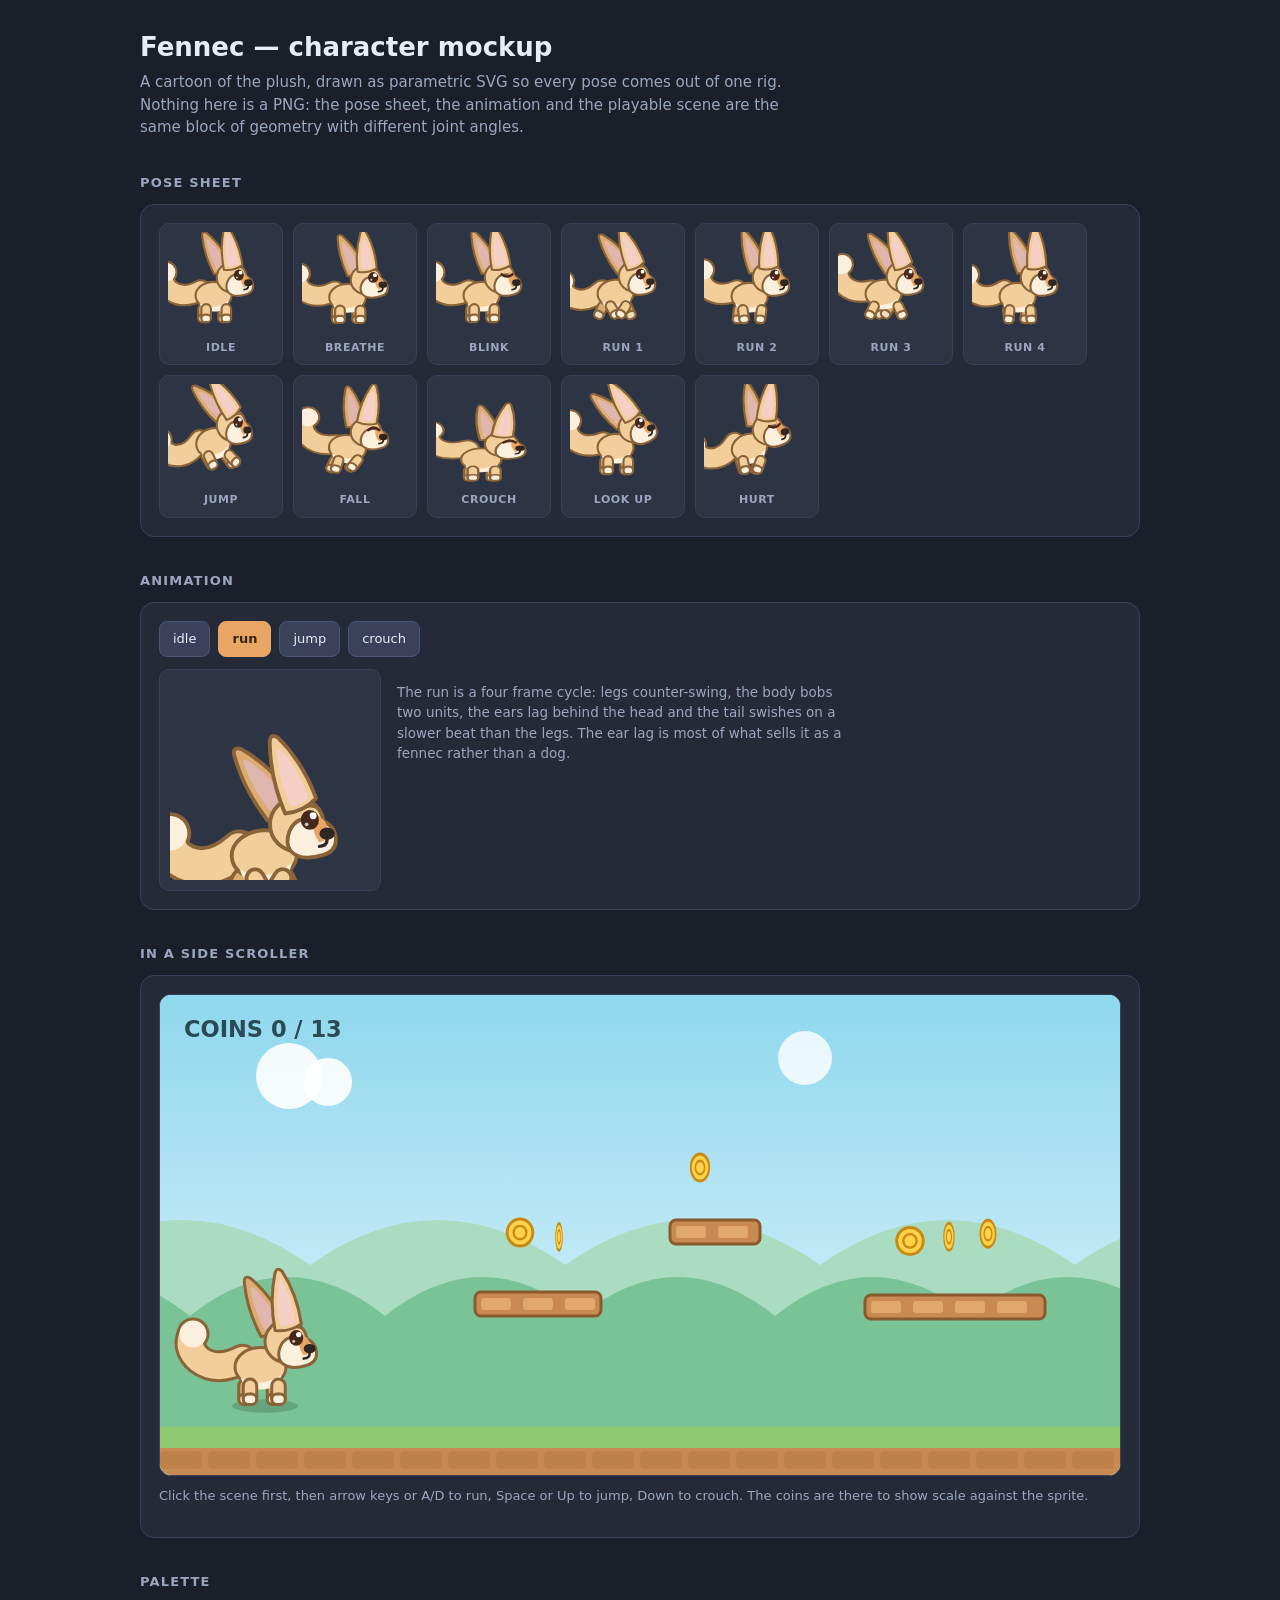
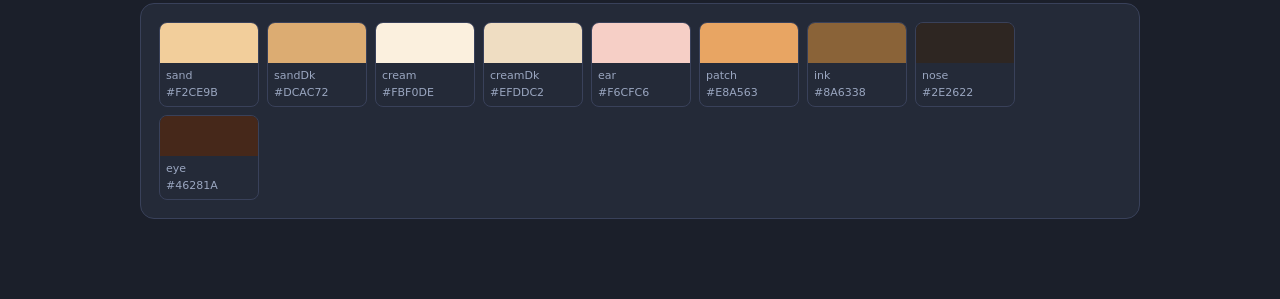
<file: games/fennec-run/mockup.html>
<!doctype html>
<html lang="en">
<head>
<meta charset="utf-8">
<meta name="viewport" content="width=device-width,initial-scale=1">
<title>Fennec — character mockup</title>
<style>
  :root{
    --paper:#1b1f2a; --panel:#242a38; --line:#39415a; --text:#e8ecf6; --dim:#9aa6c0;
    --patch:#E8A563;
  }
  *{box-sizing:border-box}
  body{margin:0;background:var(--paper);color:var(--text);
       font:15px/1.5 ui-sans-serif,system-ui,'Segoe UI',sans-serif}
  .wrap{max-width:1040px;margin:0 auto;padding:28px 20px 80px}
  h1{font-size:26px;margin:0 0 4px}
  .sub{color:var(--dim);margin:0 0 26px;max-width:70ch}
  h2{font-size:13px;letter-spacing:.09em;text-transform:uppercase;color:var(--dim);
     margin:34px 0 12px;font-weight:600}
  .panel{background:var(--panel);border:1px solid var(--line);border-radius:14px;padding:18px}
  .sheet{display:flex;flex-wrap:wrap;gap:10px}
  .cell{background:#2d3444;border:1px solid var(--line);border-radius:10px;
        padding:8px;text-align:center;width:124px}
  .cell svg{display:block;width:100%;height:auto}
  .cell b{display:block;font-size:11px;font-weight:600;color:var(--dim);
          letter-spacing:.05em;text-transform:uppercase;margin-top:6px}
  .row{display:flex;gap:16px;flex-wrap:wrap;align-items:flex-start}
  .live{background:#2d3444;border:1px solid var(--line);border-radius:10px;padding:10px}
  .live svg{display:block;width:200px;height:200px}
  button{background:#39425a;color:var(--text);border:1px solid #4a5573;border-radius:8px;
         padding:7px 13px;font:inherit;font-size:13px;cursor:pointer}
  button:hover{background:#455070}
  button.on{background:var(--patch);border-color:var(--patch);color:#3a2410;font-weight:600}
  .ctl{display:flex;gap:8px;flex-wrap:wrap;margin-bottom:12px}
  .stage{border:1px solid var(--line);border-radius:12px;overflow:hidden;background:#BFE8F5}
  .stage svg{display:block;width:100%;height:auto}
  .hint{color:var(--dim);font-size:13px;margin-top:10px}
  .pal{display:flex;gap:8px;flex-wrap:wrap}
  .sw{width:100px;border:1px solid var(--line);border-radius:8px;overflow:hidden;font-size:11px}
  .sw i{display:block;height:40px}
  .sw span{display:block;padding:5px 6px;color:var(--dim);font-style:normal}
  .note{color:var(--dim);font-size:13.5px;max-width:52ch}
</style>
</head>
<body>
<div class="wrap">
  <h1>Fennec — character mockup</h1>
  <p class="sub">A cartoon of the plush, drawn as parametric SVG so every pose comes out of
     one rig. Nothing here is a PNG: the pose sheet, the animation and the playable scene are
     the same block of geometry with different joint angles.</p>

  <h2>Pose sheet</h2>
  <div class="panel"><div class="sheet" id="sheet"></div></div>

  <h2>Animation</h2>
  <div class="panel">
    <div class="ctl" id="animctl"></div>
    <div class="row">
      <div class="live"><svg id="live" viewBox="-60 -92 120 102"></svg></div>
      <p class="note">The run is a four frame cycle: legs counter-swing, the body bobs two
      units, the ears lag behind the head and the tail swishes on a slower beat than the
      legs. The ear lag is most of what sells it as a fennec rather than a dog.</p>
    </div>
  </div>

  <h2>In a side scroller</h2>
  <div class="panel">
    <div class="stage"><svg id="stage" viewBox="0 0 640 320"></svg></div>
    <p class="hint">Click the scene first, then arrow keys or A/D to run, Space or Up to
       jump, Down to crouch. The coins are there to show scale against the sprite.</p>
  </div>

  <h2>Palette</h2>
  <div class="panel"><div class="pal" id="pal"></div></div>
</div>

<script>
/* ---------------------------------------------------------------
   The rig. One function draws the fox from a pose object, facing +x.
   Origin (0,0) sits between the back paws, y is up-negative.
   Roughly 48 wide, 72 tall including ears.
----------------------------------------------------------------*/
const C = {
  sand:'#F2CE9B', sandDk:'#DCAC72', cream:'#FBF0DE', creamDk:'#EFDDC2',
  ear:'#F6CFC6', patch:'#E8A563', ink:'#8A6338', nose:'#2E2622', eye:'#46281A'
};

const IDLE = {
  bodyY:0, bodyRot:0, headY:0, headRot:0,
  legs:[0,0,0,0],          // back-far, back-near, front-far, front-near
  tail:0, earL:0, earR:0, eye:'open', squash:1
};
const pose = o => Object.assign({}, IDLE, o);

function leg(x, y, ang, len, far){
  const col = far ? C.sandDk : C.sand;
  const paw = far ? C.creamDk : C.cream;
  return '<g transform="translate(' + x + ',' + y + ') rotate(' + ang + ')">' +
    '<rect x="-4.5" y="0" width="9" height="' + len + '" rx="4.5" fill="' + col +
      '" stroke="' + C.ink + '" stroke-width="2"/>' +
    '<rect x="-4.5" y="' + (len - 7) + '" width="9" height="7" rx="3.5" fill="' + paw +
      '" stroke="' + C.ink + '" stroke-width="2"/></g>';
}

function ear(tilt, far){
  // The fennec ear: broad at the base, taller than the head, swept back.
  // Base spans about 17 units, tip reaches -37. This is the whole character.
  const col = far ? C.sandDk : C.sand;
  const inner = far ? '#E0B7AE' : C.ear;
  return '<g transform="rotate(' + tilt + ')">' +
    '<path d="M -9 3 Q -9 -17 -2 -34 Q 0 -39 3 -35 Q 10 -18 9 2 Q 0 6 -9 3 Z" fill="' + col +
      '" stroke="' + C.ink + '" stroke-width="2" stroke-linejoin="round"/>' +
    '<path d="M -5 0 Q -5 -15 -0.5 -28 Q 0.5 -31 2 -28 Q 6.5 -15 5.5 0 Q 0 3 -5 0 Z" ' +
      'fill="' + inner + '"/></g>';
}

function tail(ang){
  // Drawn as a stroked spine rather than an outline path: an ink pass, a sand pass
  // over it, then the cream tip. Keeps the fluff even at any angle.
  const spine = 'M 0 -4 Q -17 5 -29 -4 Q -38 -12 -33 -21';
  return '<g transform="translate(-15,-25) rotate(' + ang + ')">' +
    '<path d="' + spine + '" fill="none" stroke="' + C.ink +
      '" stroke-width="21" stroke-linecap="round"/>' +
    '<circle cx="-33" cy="-21" r="11" fill="' + C.ink + '"/>' +
    '<path d="' + spine + '" fill="none" stroke="' + C.sand +
      '" stroke-width="17" stroke-linecap="round"/>' +
    '<circle cx="-33" cy="-21" r="9" fill="' + C.cream + '"/></g>';
}

function head(p){
  let eyeShape;
  if (p.eye === 'blink') {
    eyeShape = '<path d="M 2 -3 q 5 4 10 0" fill="none" stroke="' + C.eye +
      '" stroke-width="2.4" stroke-linecap="round"/>';
  } else if (p.eye === 'squint') {
    eyeShape = '<path d="M 2 -2 q 5 -5 10 0" fill="none" stroke="' + C.eye +
      '" stroke-width="2.6" stroke-linecap="round"/>';
  } else {
    eyeShape =
      '<ellipse cx="6.8" cy="-2.4" rx="4.7" ry="5.2" fill="' + C.eye + '"/>' +
      '<circle cx="8.5" cy="-4.6" r="1.8" fill="#fff"/>' +
      '<circle cx="5.1" cy="-0.1" r="1" fill="#fff" opacity=".7"/>' +
      '<path d="M 3.4 -8.6 q 4.4 -2.4 8.2 .4" fill="none" stroke="' + C.ink +
        '" stroke-width="1.7" stroke-linecap="round"/>';
  }
  return '<g transform="translate(14,' + (-41 + p.headY) + ') rotate(' + p.headRot + ')">' +
    '<g transform="translate(-10,-10)">' + ear(-28 + p.earL, true) + '</g>' +
    '<circle cx="0" cy="0" r="14" fill="' + C.sand + '" stroke="' + C.ink +
      '" stroke-width="2"/>' +
    // cream muzzle and cheek mask: the plush's lower face, kept clear of the crown
    '<path d="M -4 4 q 3 -8 12 -7 q 10 1 12 8 q 2 8.5 -6.5 11 q -12 3.5 -17 -2.5 ' +
      'q -2.5 -4 -.5 -9.5 Z" fill="' + C.cream + '" stroke="' + C.ink +
      '" stroke-width="2" stroke-linejoin="round"/>' +
    // orange teardrop between the eye and the nose
    '<path d="M 9 -5.8 q 7 3 7.3 9 q .3 5.5 -4.7 6 q -5 -7.5 -2.6 -15 Z" fill="' +
      C.patch + '"/>' +
    '<ellipse cx="15.8" cy="4.8" rx="4" ry="3.2" fill="' + C.nose + '"/>' +
    '<path d="M 15.8 7.8 q 0 3.4 -4 3.6" fill="none" stroke="' + C.nose +
      '" stroke-width="1.7" stroke-linecap="round"/>' +
    eyeShape +
    '<g transform="translate(1,-12)">' + ear(-11 + p.earR, false) + '</g></g>';
}

function fennec(p){
  p = pose(p);
  const sy = p.squash, sx = 1 / Math.sqrt(sy);
  return '<g transform="scale(' + sx + ',' + sy + ')">' +
    tail(p.tail) +
    leg(-13, -16 + p.bodyY, p.legs[0], 17, true) +
    leg(6,   -16 + p.bodyY, p.legs[2], 17, true) +
    '<g transform="translate(-3,' + (-24 + p.bodyY) + ') rotate(' + p.bodyRot + ')">' +
      '<ellipse cx="0" cy="0" rx="17" ry="13" fill="' + C.sand + '" stroke="' + C.ink +
        '" stroke-width="2"/>' +
      '<path d="M -13 7 q 13 8 27 -2 q -2 10 -14 10 q -12 0 -13 -8 Z" fill="' +
        C.cream + '"/></g>' +
    leg(-10, -16 + p.bodyY, p.legs[1], 17, false) +
    leg(9,   -16 + p.bodyY, p.legs[3], 17, false) +
    head(p) + '</g>';
}

/* ---------------------------------------------------------------
   Poses
----------------------------------------------------------------*/
const RUN = [
  pose({legs:[ 26,-30,-24, 32], bodyY:-2, bodyRot:-3, tail:-14, earL:-10, earR:-12, headY:-1}),
  pose({legs:[  6, -8, -4,  8], bodyY: 1, bodyRot: 2, tail:  4, earL:  6, earR:  8}),
  pose({legs:[-30, 26, 32,-24], bodyY:-2, bodyRot:-3, tail: 14, earL: -8, earR:-10, headY:-1}),
  pose({legs:[ -8,  6,  8, -4], bodyY: 1, bodyRot: 2, tail: -4, earL:  5, earR:  7})
];
const P_JUMP   = pose({legs:[-34,-28,-40,-46], bodyY:-3, bodyRot:-10, tail:-26,
                       earL:-22, earR:-26, headY:-2, squash:1.06});
const P_FALL   = pose({legs:[22,16,30,36], bodyY:-1, bodyRot:8, tail:20,
                       earL:16, earR:20, eye:'squint', squash:0.94});
const P_CROUCH = pose({bodyY:8, squash:0.8, tail:8, earL:14, earR:18,
                       headY:7, eye:'squint'});

const POSES = [
  ['idle',    pose({})],
  ['breathe', pose({bodyY:1, squash:0.97, earL:3, earR:4, headY:1})],
  ['blink',   pose({eye:'blink', earL:2})],
  ['run 1',   RUN[0]],
  ['run 2',   RUN[1]],
  ['run 3',   RUN[2]],
  ['run 4',   RUN[3]],
  ['jump',    P_JUMP],
  ['fall',    P_FALL],
  ['crouch',  P_CROUCH],
  ['look up', pose({headRot:-16, headY:-2, earL:-6, earR:-8, tail:6})],
  ['hurt',    pose({bodyRot:-14, legs:[-18,-12,14,20], tail:-30, earL:24, earR:28,
                    eye:'blink', headRot:-10})]
];

document.getElementById('sheet').innerHTML = POSES.map(function(e){
  return '<div class="cell"><svg viewBox="-46 -84 100 96">' + fennec(e[1]) +
         '</svg><b>' + e[0] + '</b></div>';
}).join('');

/* ---------------------------------------------------------------
   Animation preview
----------------------------------------------------------------*/
const live = document.getElementById('live');
const CLIPS = {
  idle:  [pose({}), pose({bodyY:1, squash:.975, earL:2, earR:3, headY:1}),
          pose({bodyY:1, squash:.975, earL:3, earR:4, headY:1}), pose({eye:'blink'})],
  run:   RUN,
  jump:  [P_JUMP, P_JUMP, P_FALL, P_FALL],
  crouch:[P_CROUCH]
};
const SPEED = { idle: 400, run: 95, jump: 280, crouch: 500 };
let clip = 'run', frame = 0, acc = 0, last = performance.now();
const ctl = document.getElementById('animctl');
ctl.innerHTML = Object.keys(CLIPS).map(function(k){
  return '<button data-c="' + k + '"' + (k === clip ? ' class="on"' : '') + '>' + k +
         '</button>';
}).join('');
ctl.onclick = function(e){
  const k = e.target.dataset.c; if (!k) return;
  clip = k; frame = 0;
  Array.from(ctl.children).forEach(function(b){
    b.classList.toggle('on', b.dataset.c === k);
  });
};
(function tick(t){
  acc += t - last; last = t;
  if (acc > SPEED[clip]) { acc = 0; frame = (frame + 1) % CLIPS[clip].length; }
  live.innerHTML = '<g transform="translate(0,34) scale(1.15)">' +
    '<ellipse cx="0" cy="2" rx="26" ry="5" fill="#000" opacity=".16"/>' +
    fennec(CLIPS[clip][frame]) + '</g>';
  requestAnimationFrame(tick);
})(performance.now());

/* ---------------------------------------------------------------
   Side scroller scene. Real physics, real platforms.
----------------------------------------------------------------*/
const W = 640, H = 320, GROUND = 272, LEVEL = 2200;
const stage = document.getElementById('stage');
const plats = [
  {x:210, y:198, w:84,  h:16}, {x:340,  y:150, w:60,  h:16},
  {x:470, y:200, w:120, h:16}, {x:700,  y:160, w:84,  h:16},
  {x:840, y:214, w:84,  h:16}, {x:980,  y:160, w:150, h:16},
  {x:1240,y:200, w:84,  h:16}, {x:1380, y:150, w:84,  h:16}
];
const coins = [[240,160],[266,160],[360,112],[500,162],[526,162],[552,162],
               [730,122],[870,176],[1010,122],[1040,122],[1070,122],[1270,162],[1410,112]];
const got = new Set();

const fox = {x:70, y:GROUND, vx:0, vy:0, dir:1, onGround:true, f:0, acc:0};
const keys = {};
addEventListener('keydown', function(e){
  const k = e.key.toLowerCase();
  keys[k] = true;
  if ([' ','arrowup','arrowleft','arrowright','arrowdown'].indexOf(k) >= 0) e.preventDefault();
});
addEventListener('keyup', function(e){ keys[e.key.toLowerCase()] = false; });

function step(dt){
  const L = keys['arrowleft'] || keys['a'], R = keys['arrowright'] || keys['d'];
  const J = keys[' '] || keys['arrowup'] || keys['w'];
  const want = (R ? 1 : 0) - (L ? 1 : 0);
  fox.vx += (want * 2.9 - fox.vx) * (fox.onGround ? 0.22 : 0.09);
  if (Math.abs(fox.vx) < 0.04) fox.vx = 0;
  if (want) fox.dir = want;
  if (J && fox.onGround) { fox.vy = -9.6; fox.onGround = false; }
  fox.vy = Math.min(fox.vy + 0.52 * dt, 14);

  fox.x = Math.max(24, Math.min(LEVEL - 24, fox.x + fox.vx * dt));
  const prevY = fox.y;
  fox.y += fox.vy * dt;
  fox.onGround = false;

  if (fox.y >= GROUND) { fox.y = GROUND; fox.vy = 0; fox.onGround = true; }
  plats.forEach(function(p){
    if (fox.vy >= 0 && prevY <= p.y + 1 && fox.y >= p.y &&
        fox.x > p.x - 14 && fox.x < p.x + p.w + 14){
      fox.y = p.y; fox.vy = 0; fox.onGround = true;
    }
  });
  coins.forEach(function(c, i){
    if (!got.has(i) && Math.abs(c[0] - fox.x) < 22 && Math.abs(c[1] - (fox.y - 30)) < 30)
      got.add(i);
  });

  fox.acc += dt * Math.abs(fox.vx);
  if (fox.acc > 3.2) { fox.acc = 0; fox.f = (fox.f + 1) % 4; }
}

function currentPose(){
  if (!fox.onGround) return fox.vy < 0 ? P_JUMP : P_FALL;
  if (keys['arrowdown'] || keys['s']) return P_CROUCH;
  if (Math.abs(fox.vx) > 0.25) return RUN[fox.f];
  return CLIPS.idle[Math.floor(performance.now() / 400) % 4];
}

function hills(off, col, y, amp, stepW){
  let d = 'M -240 ' + H + ' L -240 ' + y;
  for (let x = -240; x < W + 480; x += stepW) d += ' q ' + (stepW/2) + ' ' + (-amp) +
    ' ' + stepW + ' 0';
  return '<path transform="translate(' + (-(off % (stepW * 2))) + ',0)" d="' + d +
    ' L ' + (W + 480) + ' ' + H + ' Z" fill="' + col + '"/>';
}

function render(){
  const cam = Math.max(0, Math.min(LEVEL - W, fox.x - W * 0.42));
  const t = performance.now();

  const coinSvg = coins.map(function(c, i){
    if (got.has(i)) return '';
    return '<g transform="translate(' + (c[0] - cam) + ',' +
      (c[1] + Math.sin(t/300 + i) * 3) + ') scale(' +
      Math.cos(t/260 + i).toFixed(3) + ',1)">' +
      '<circle r="9" fill="#FFD24A" stroke="#C98A14" stroke-width="2"/>' +
      '<circle r="4.5" fill="none" stroke="#C98A14" stroke-width="1.6"/></g>';
  }).join('');

  const platSvg = plats.map(function(p){
    let bricks = '';
    for (let i = 0; i < Math.round(p.w / 28); i++)
      bricks += '<rect x="' + (4 + i*28) + '" y="4" width="20" height="8" rx="2" ' +
        'fill="#E0A96B"/>';
    return '<g transform="translate(' + (p.x - cam) + ',' + p.y + ')">' +
      '<rect width="' + p.w + '" height="' + p.h + '" rx="4" fill="#C98A52" ' +
      'stroke="#8A5A2E" stroke-width="2"/>' + bricks + '</g>';
  }).join('');

  let dirt = '';
  for (let i = 0; i < 24; i++)
    dirt += '<rect x="' + ((i * 32) - (cam % 32)) + '" y="' + (GROUND + 32) +
      '" width="28" height="12" rx="3" fill="#B97B44" opacity=".55"/>';

  stage.innerHTML =
    '<defs><linearGradient id="sky" x1="0" y1="0" x2="0" y2="1">' +
      '<stop offset="0" stop-color="#8FD8EE"/><stop offset="1" stop-color="#E6F6FB"/>' +
    '</linearGradient></defs>' +
    '<rect width="' + W + '" height="' + H + '" fill="url(#sky)"/>' +
    '<circle cx="86" cy="54" r="22" fill="#fff" opacity=".9"/>' +
    '<circle cx="112" cy="58" r="16" fill="#fff" opacity=".9"/>' +
    '<circle cx="430" cy="42" r="18" fill="#fff" opacity=".8"/>' +
    hills(cam * 0.25, '#A9DCC0', 180, 60, 170) +
    hills(cam * 0.55, '#79C396', 214, 52, 130) +
    platSvg + coinSvg +
    '<rect y="' + (GROUND + 16) + '" width="' + W + '" height="' + H + '" fill="#C98A52"/>' +
    '<rect y="' + (GROUND + 16) + '" width="' + W + '" height="14" fill="#8FC96F"/>' +
    dirt +
    '<g transform="translate(' + (fox.x - cam) + ',' + fox.y + ') scale(' + fox.dir + ',1)">' +
      '<ellipse cy="2" rx="22" ry="4.5" fill="#000" opacity=".16"/>' +
      fennec(currentPose()) + '</g>' +
    '<text x="16" y="28" font-family="ui-sans-serif,system-ui" font-size="15" ' +
      'font-weight="700" fill="#2b4a57">COINS ' + got.size + ' / ' + coins.length + '</text>';
}

let lastT = performance.now();
(function loop(t){
  const dt = Math.min((t - lastT) / 16.67, 3); lastT = t;
  step(dt); render(); requestAnimationFrame(loop);
})(lastT);

document.getElementById('pal').innerHTML = Object.keys(C).map(function(k){
  return '<div class="sw"><i style="background:' + C[k] + '"></i><span>' + k + '<br>' +
         C[k] + '</span></div>';
}).join('');
</script>
</body>
</html>
</file>
